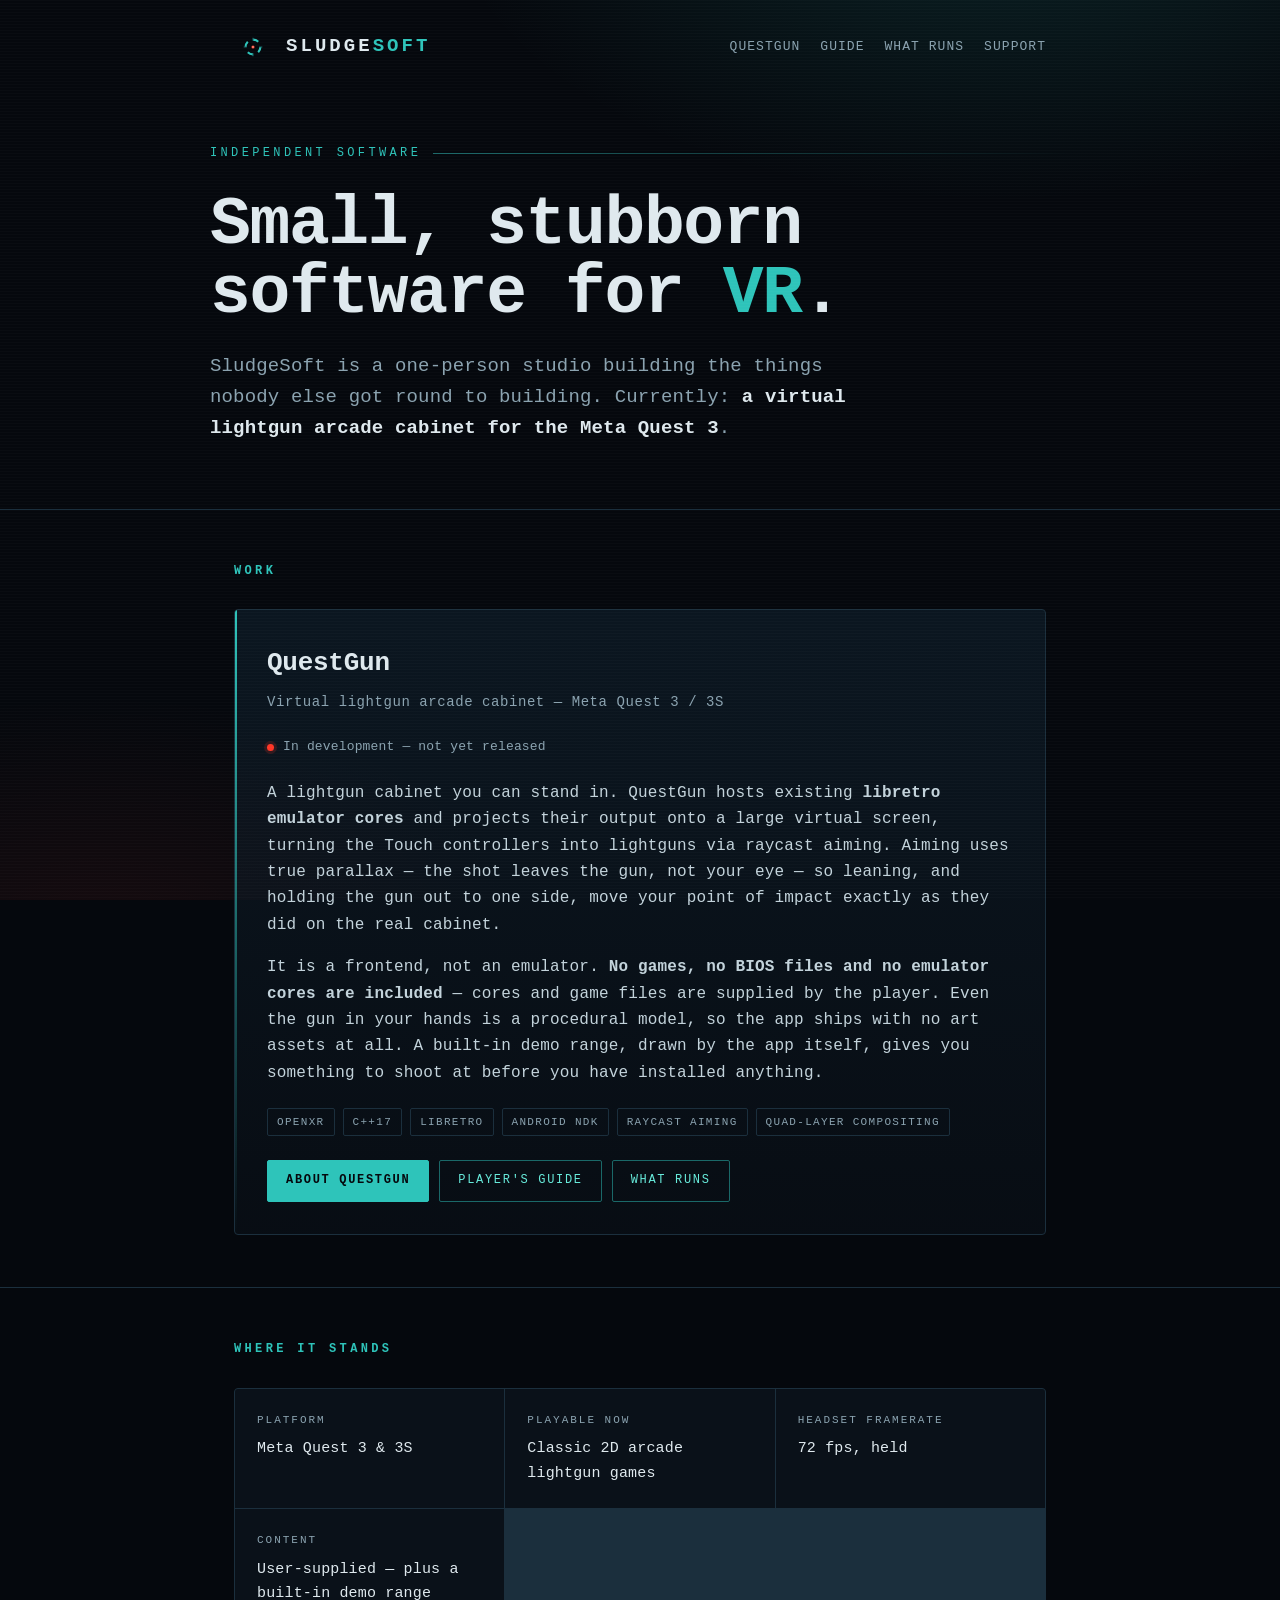
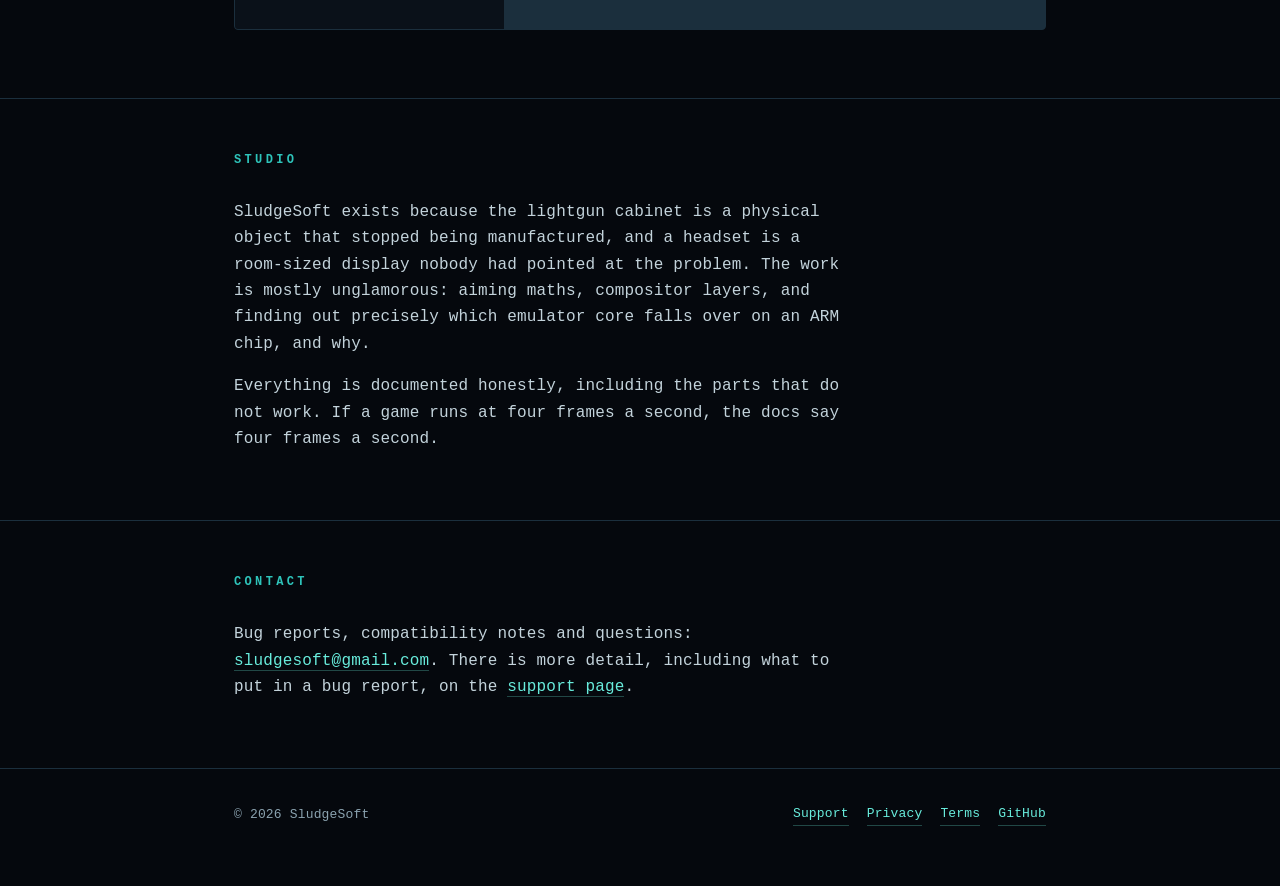
<file: index.html>
<!DOCTYPE html>
<html lang="en">
<head>
<meta charset="utf-8">
<meta name="viewport" content="width=device-width, initial-scale=1">
<title>SludgeSoft</title>
<meta name="description" content="SludgeSoft builds small, stubborn software for VR. Maker of QuestGun, a virtual lightgun arcade cabinet for Meta Quest 3.">
<meta property="og:title" content="SludgeSoft">
<meta property="og:description" content="Small, stubborn software for VR. Maker of QuestGun.">
<meta property="og:type" content="website">
<link rel="icon" href="data:image/svg+xml,%3Csvg xmlns='http://www.w3.org/2000/svg' viewBox='0 0 108 108'%3E%3Crect width='108' height='108' fill='%2305080d'/%3E%3Cg fill='none' stroke='%232ec4ba' stroke-width='6'%3E%3Cpath d='M54 33a21 21 0 0 1 14.85 6.15'/%3E%3Cpath d='M75 54a21 21 0 0 1-6.15 14.85'/%3E%3Cpath d='M54 75a21 21 0 0 1-14.85-6.15'/%3E%3Cpath d='M33 54a21 21 0 0 1 6.15-14.85'/%3E%3C/g%3E%3Ccircle cx='54' cy='54' r='4.5' fill='%23ff3626'/%3E%3C/svg%3E">
<link rel="stylesheet" href="style.css">
</head>
<body>

<a class="skip" href="#main">Skip to content</a>

<header>
  <div class="wrap bar">
    <svg class="mark" viewBox="0 0 108 108" aria-hidden="true">
      <g fill="none" stroke="#2ec4ba" stroke-width="6">
        <path d="M54 33a21 21 0 0 1 14.85 6.15"/>
        <path d="M75 54a21 21 0 0 1-6.15 14.85"/>
        <path d="M54 75a21 21 0 0 1-14.85-6.15"/>
        <path d="M33 54a21 21 0 0 1 6.15-14.85"/>
      </g>
      <g stroke="#1a6868" stroke-width="3">
        <path d="M54 27.5v9M54 71.5v9M27.5 54h9M71.5 54h9"/>
      </g>
      <circle cx="54" cy="54" r="4.5" fill="#ff3626"/>
      <circle cx="54" cy="54" r="1.8" fill="#ffe2d6"/>
    </svg>
    <div class="wordmark"><a href="index.html">Sludge<span>Soft</span></a></div>
    <nav>
      <a href="questgun.html">QuestGun</a>
      <a href="guide.html">Guide</a>
      <a href="compatibility.html">What runs</a>
      <a href="support.html">Support</a>
    </nav>
  </div>
</header>

<main id="main">
  <div class="wrap hero">
    <div class="kicker">Independent software</div>
    <h1>Small, stubborn<br>software for <em>VR</em>.</h1>
    <p class="lede">SludgeSoft is a one-person studio building the things nobody
    else got round to building. Currently: <strong>a virtual lightgun arcade
    cabinet for the Meta Quest 3</strong>.</p>
  </div>

  <section id="work">
    <div class="wrap">
      <h2>Work</h2>
      <article class="card">
        <h3>QuestGun</h3>
        <p class="sub">Virtual lightgun arcade cabinet &mdash; Meta Quest 3 / 3S</p>

        <div class="status"><span class="dot"></span> In development &mdash; not yet released</div>

        <p>A lightgun cabinet you can stand in. QuestGun hosts existing
        <strong>libretro emulator cores</strong> and projects their output onto a
        large virtual screen, turning the Touch controllers into lightguns via
        raycast aiming. Aiming uses true parallax &mdash; the shot leaves the gun,
        not your eye &mdash; so leaning, and holding the gun out to one side, move
        your point of impact exactly as they did on the real cabinet.</p>

        <p>It is a frontend, not an emulator. <strong>No games, no BIOS files and
        no emulator cores are included</strong> &mdash; cores and game files are
        supplied by the player. Even the gun in your hands is a procedural model,
        so the app ships with no art assets at all. A built-in demo range, drawn
        by the app itself, gives you something to shoot at before you have
        installed anything.</p>

        <ul class="tags">
          <li>OpenXR</li>
          <li>C++17</li>
          <li>libretro</li>
          <li>Android NDK</li>
          <li>Raycast aiming</li>
          <li>Quad-layer compositing</li>
        </ul>

        <div class="links">
          <a class="btn primary" href="questgun.html">About QuestGun</a>
          <a class="btn" href="guide.html">Player's guide</a>
          <a class="btn" href="compatibility.html">What runs</a>
        </div>
      </article>
    </div>
  </section>

  <section>
    <div class="wrap">
      <h2>Where it stands</h2>
      <dl class="facts">
        <div class="fact"><dt>Platform</dt><dd>Meta Quest 3 &amp; 3S</dd></div>
        <div class="fact"><dt>Playable now</dt><dd>Classic 2D arcade lightgun games</dd></div>
        <div class="fact"><dt>Headset framerate</dt><dd>72 fps, held</dd></div>
        <div class="fact"><dt>Content</dt><dd>User-supplied &mdash; plus a built-in demo range</dd></div>
      </dl>
    </div>
  </section>

  <section id="studio">
    <div class="wrap prose">
      <h2>Studio</h2>
      <p>SludgeSoft exists because the lightgun cabinet is a physical object that
      stopped being manufactured, and a headset is a room-sized display nobody
      had pointed at the problem. The work is mostly unglamorous: aiming maths,
      compositor layers, and finding out precisely which emulator core falls over
      on an ARM chip, and why.</p>
      <p>Everything is documented honestly, including the parts that do not work.
      If a game runs at four frames a second, the docs say four frames a second.</p>
    </div>
  </section>

  <section id="contact">
    <div class="wrap prose">
      <h2>Contact</h2>
      <p>Bug reports, compatibility notes and questions:
      <a href="mailto:sludgesoft@gmail.com">sludgesoft@gmail.com</a>. There is more
      detail, including what to put in a bug report, on the
      <a href="support.html">support page</a>.</p>
    </div>
  </section>
</main>

<footer>
  <div class="wrap footrow">
    <span>&copy; <span id="yr">2026</span> SludgeSoft</span>
    <span class="sep"></span>
    <a href="support.html">Support</a>
    <a href="privacy.html">Privacy</a>
    <a href="terms.html">Terms</a>
    <a href="https://github.com/sludgesoft-a11y">GitHub</a>
  </div>
</footer>

<script>document.getElementById('yr').textContent = new Date().getFullYear();</script>
</body>
</html>
</file>
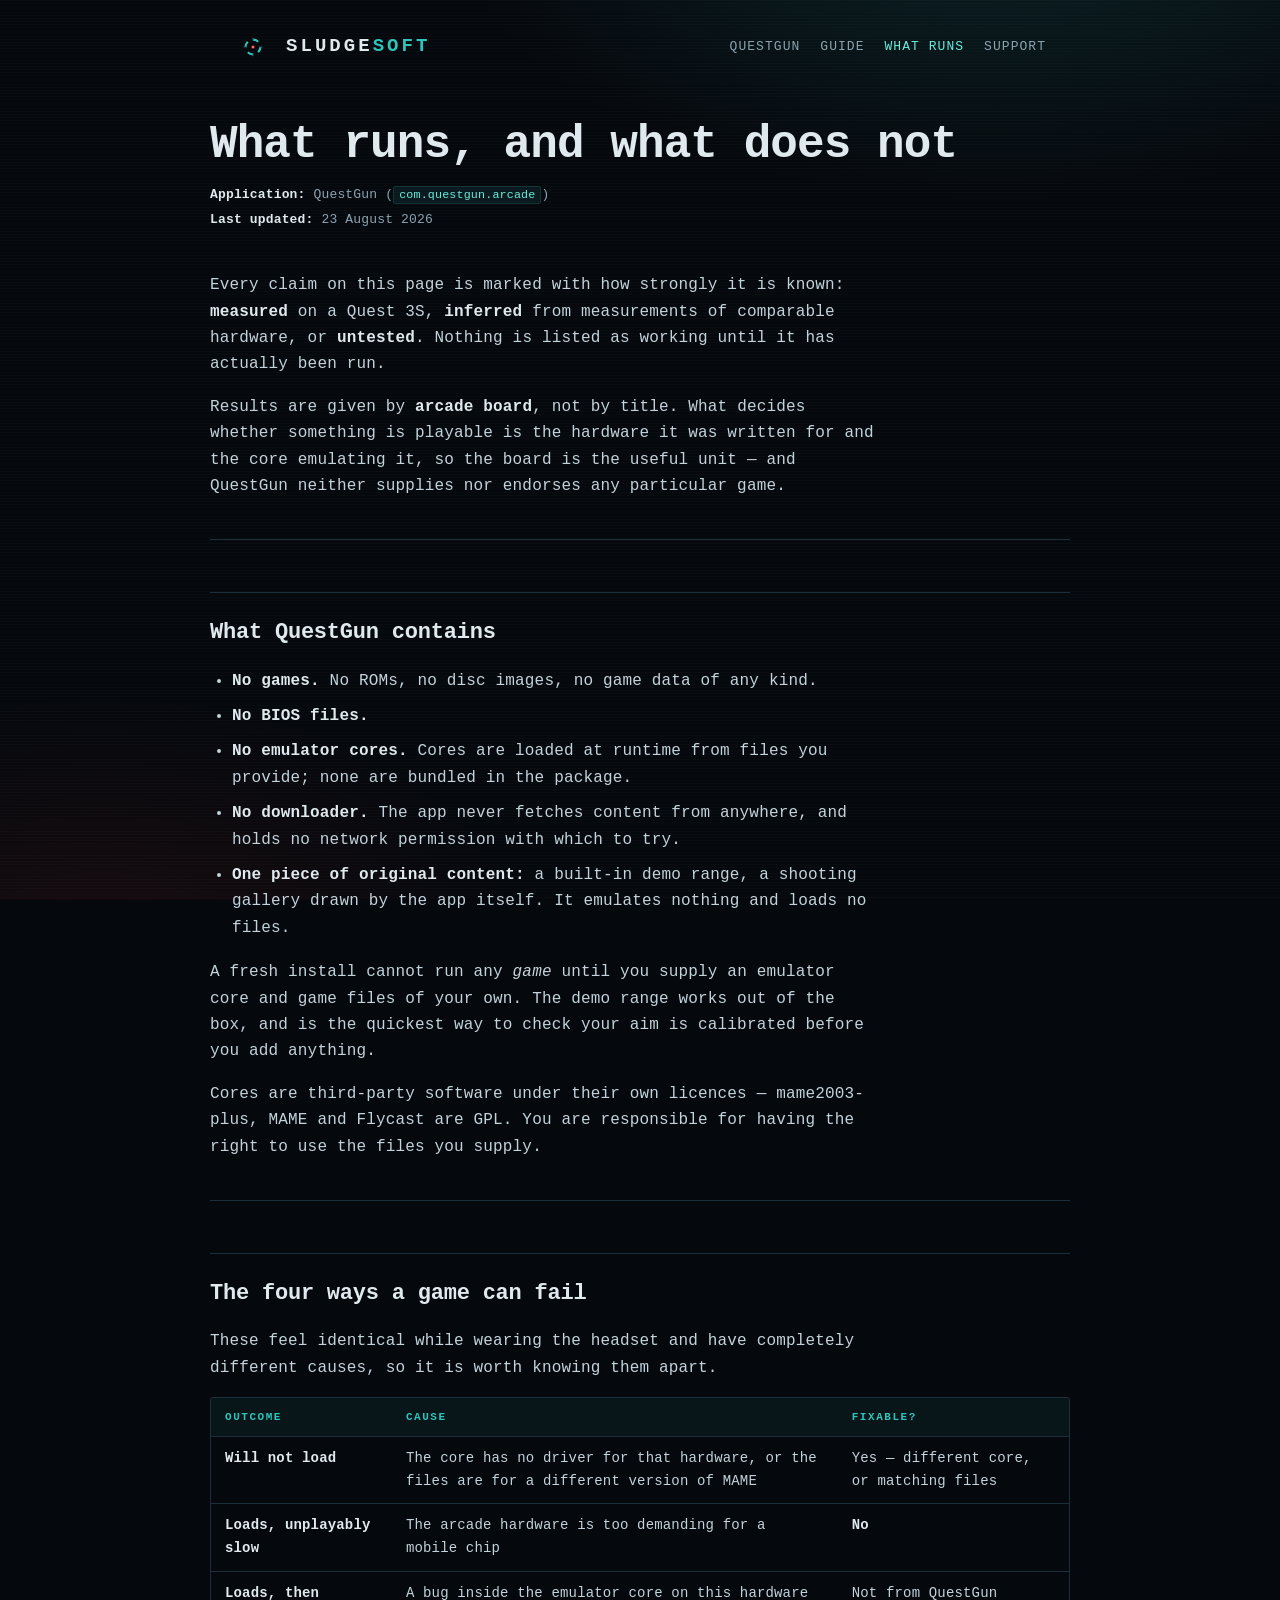
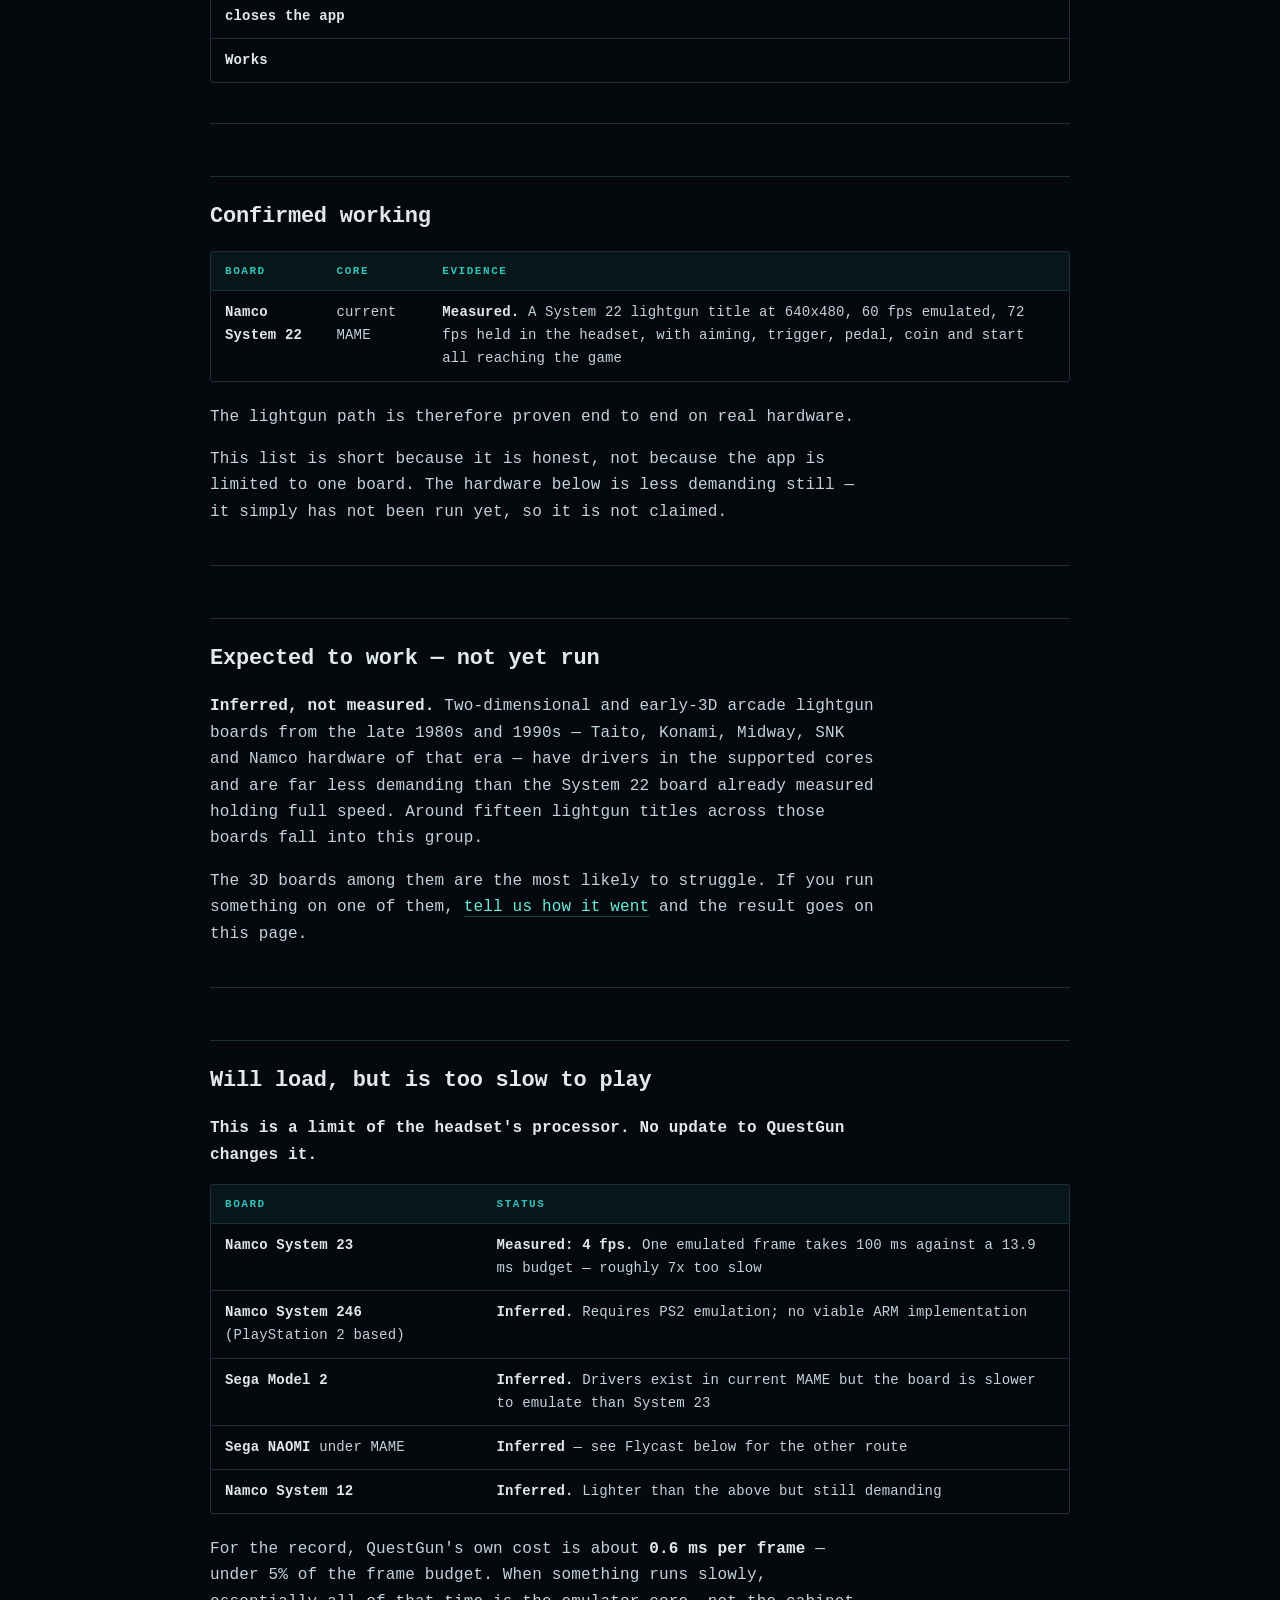
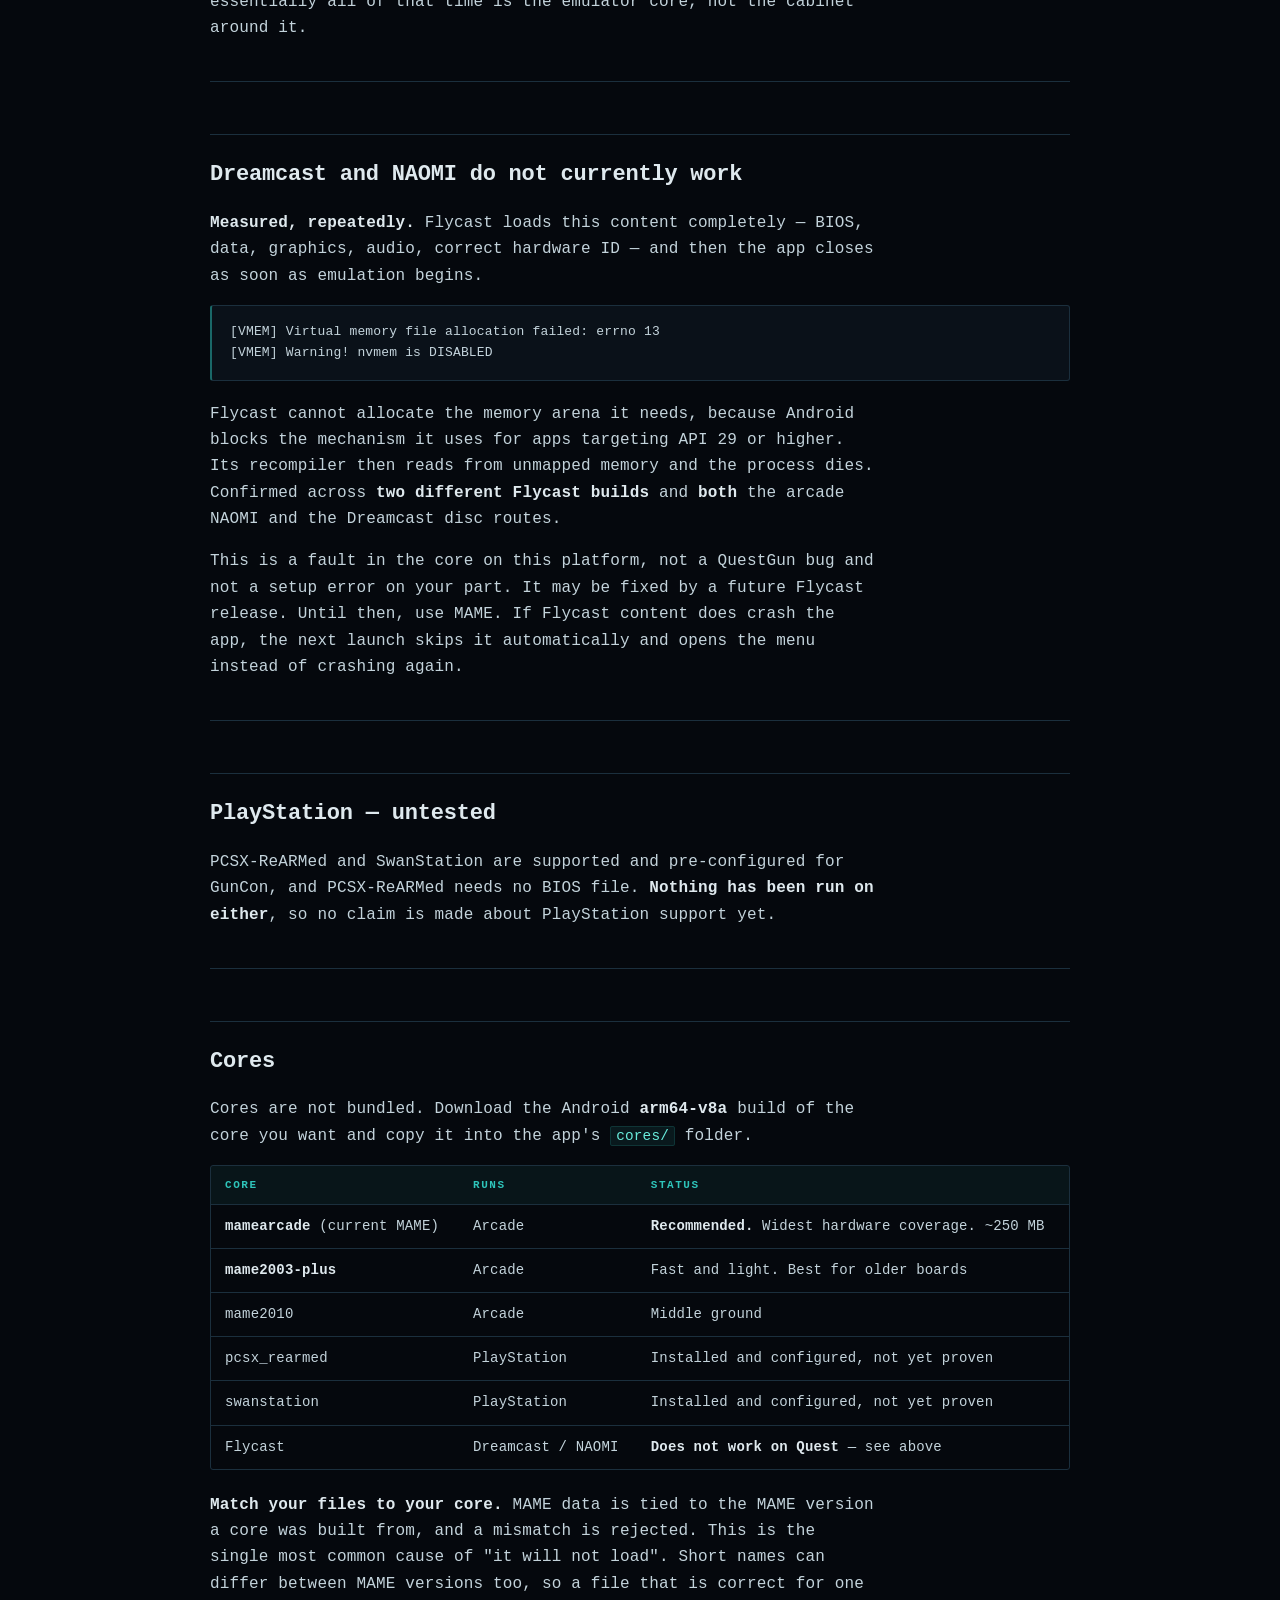
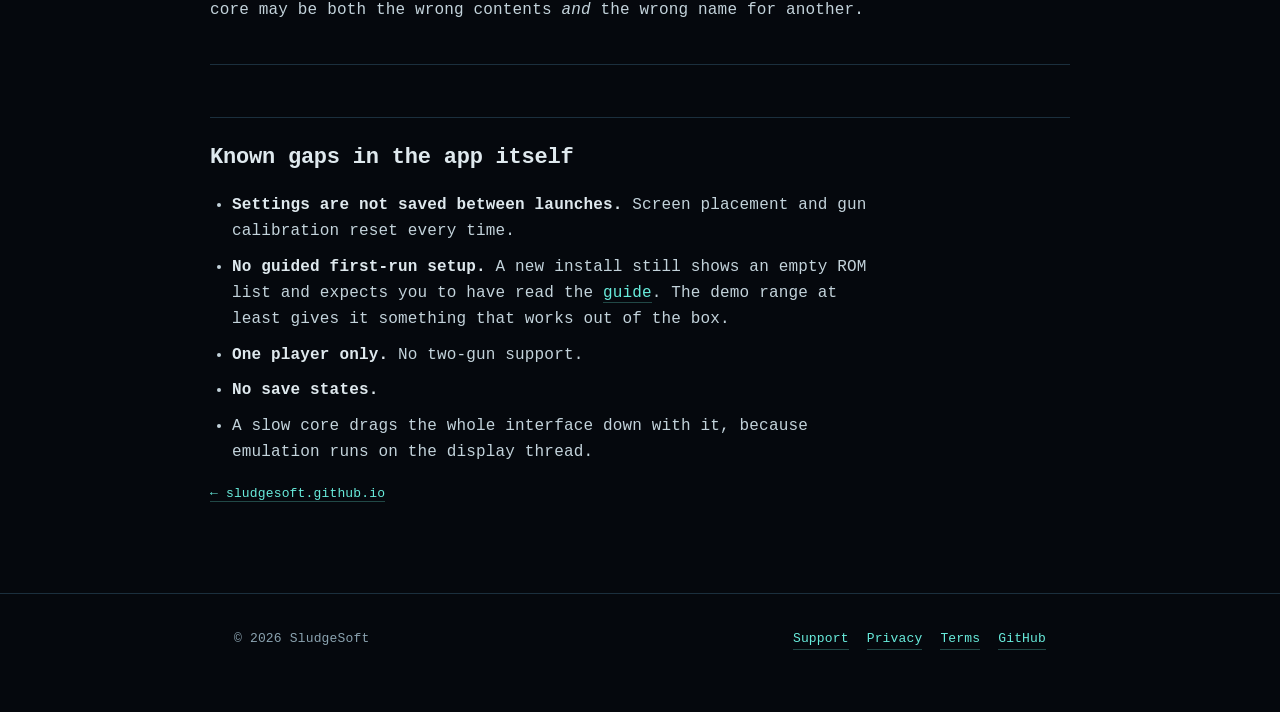
<file: compatibility.html>
<!DOCTYPE html>
<html lang="en">
<head>
<meta charset="utf-8">
<meta name="viewport" content="width=device-width, initial-scale=1">
<title>What runs on QuestGun — compatibility</title>
<meta name="description" content="Measured and inferred compatibility for QuestGun on Meta Quest 3 and 3S, by arcade board: which hardware runs, which is too slow, and why Dreamcast and NAOMI do not work.">
<meta property="og:title" content="What runs on QuestGun — compatibility">
<meta property="og:description" content="Measured and inferred compatibility for QuestGun on Meta Quest 3 and 3S, by arcade board: which hardware runs, which is too slow, and why Dreamcast and NAOMI do not work.">
<meta property="og:type" content="article">
<link rel="icon" href="data:image/svg+xml,%3Csvg xmlns='http://www.w3.org/2000/svg' viewBox='0 0 108 108'%3E%3Crect width='108' height='108' fill='%2305080d'/%3E%3Cg fill='none' stroke='%232ec4ba' stroke-width='6'%3E%3Cpath d='M54 33a21 21 0 0 1 14.85 6.15'/%3E%3Cpath d='M75 54a21 21 0 0 1-6.15 14.85'/%3E%3Cpath d='M54 75a21 21 0 0 1-14.85-6.15'/%3E%3Cpath d='M33 54a21 21 0 0 1 6.15-14.85'/%3E%3C/g%3E%3Ccircle cx='54' cy='54' r='4.5' fill='%23ff3626'/%3E%3C/svg%3E">
<link rel="stylesheet" href="style.css">
</head>
<body>

<a class="skip" href="#main">Skip to content</a>

<header>
  <div class="wrap bar">
    <svg class="mark" viewBox="0 0 108 108" aria-hidden="true">
      <g fill="none" stroke="#2ec4ba" stroke-width="6">
        <path d="M54 33a21 21 0 0 1 14.85 6.15"/>
        <path d="M75 54a21 21 0 0 1-6.15 14.85"/>
        <path d="M54 75a21 21 0 0 1-14.85-6.15"/>
        <path d="M33 54a21 21 0 0 1 6.15-14.85"/>
      </g>
      <g stroke="#1a6868" stroke-width="3">
        <path d="M54 27.5v9M54 71.5v9M27.5 54h9M71.5 54h9"/>
      </g>
      <circle cx="54" cy="54" r="4.5" fill="#ff3626"/>
      <circle cx="54" cy="54" r="1.8" fill="#ffe2d6"/>
    </svg>
    <div class="wordmark"><a href="index.html">Sludge<span>Soft</span></a></div>
    <nav>
      <a href="questgun.html">QuestGun</a>
      <a href="guide.html">Guide</a>
      <a href="compatibility.html" aria-current="page">What runs</a>
      <a href="support.html">Support</a>
    </nav>
  </div>
</header>

<main id="main" class="wrap doc">
<h1 id="what-runs-and-what-does-not">What runs, and what does not</h1>
<p class="meta"><strong>Application:</strong> QuestGun (<code>com.questgun.arcade</code>)<br>
<strong>Last updated:</strong> 23 August 2026</p>
<p>Every claim on this page is marked with how strongly it is known: <strong>measured</strong> on a Quest 3S, <strong>inferred</strong> from measurements of comparable hardware, or <strong>untested</strong>. Nothing is listed as working until it has actually been run.</p>
<p>Results are given by <strong>arcade board</strong>, not by title. What decides whether something is playable is the hardware it was written for and the core emulating it, so the board is the useful unit — and QuestGun neither supplies nor endorses any particular game.</p>
<hr>
<h2 id="what-questgun-contains">What QuestGun contains</h2>
<ul>
  <li><strong>No games.</strong> No ROMs, no disc images, no game data of any kind.</li>
  <li><strong>No BIOS files.</strong></li>
  <li><strong>No emulator cores.</strong> Cores are loaded at runtime from files you provide; none are bundled in the package.</li>
  <li><strong>No downloader.</strong> The app never fetches content from anywhere, and holds no network permission with which to try.</li>
  <li><strong>One piece of original content:</strong> a built-in demo range, a shooting gallery drawn by the app itself. It emulates nothing and loads no files.</li>
</ul>
<p>A fresh install cannot run any <em>game</em> until you supply an emulator core and game files of your own. The demo range works out of the box, and is the quickest way to check your aim is calibrated before you add anything.</p>
<p>Cores are third-party software under their own licences — mame2003-plus, MAME and Flycast are GPL. You are responsible for having the right to use the files you supply.</p>
<hr>
<h2 id="the-four-ways-a-game-can-fail">The four ways a game can fail</h2>
<p>These feel identical while wearing the headset and have completely different causes, so it is worth knowing them apart.</p>
<div class="tablewrap">
<table>
<thead><tr>
<th>Outcome</th>
<th>Cause</th>
<th>Fixable?</th>
</tr></thead>
<tbody>
<tr><td><strong>Will not load</strong></td><td>The core has no driver for that hardware, or the files are for a different version of MAME</td><td>Yes — different core, or matching files</td></tr>
<tr><td><strong>Loads, unplayably slow</strong></td><td>The arcade hardware is too demanding for a mobile chip</td><td><strong>No</strong></td></tr>
<tr><td><strong>Loads, then closes the app</strong></td><td>A bug inside the emulator core on this hardware</td><td>Not from QuestGun</td></tr>
<tr><td><strong>Works</strong></td><td></td><td></td></tr>
</tbody>
</table>
</div>
<hr>
<h2 id="confirmed-working">Confirmed working</h2>
<div class="tablewrap">
<table>
<thead><tr>
<th>Board</th>
<th>Core</th>
<th>Evidence</th>
</tr></thead>
<tbody>
<tr><td><strong>Namco System 22</strong></td><td>current MAME</td><td><strong>Measured.</strong> A System 22 lightgun title at 640x480, 60 fps emulated, 72 fps held in the headset, with aiming, trigger, pedal, coin and start all reaching the game</td></tr>
</tbody>
</table>
</div>
<p>The lightgun path is therefore proven end to end on real hardware.</p>
<p>This list is short because it is honest, not because the app is limited to one board. The hardware below is less demanding still — it simply has not been run yet, so it is not claimed.</p>
<hr>
<h2 id="expected-to-work-not-yet-run">Expected to work — not yet run</h2>
<p><strong>Inferred, not measured.</strong> Two-dimensional and early-3D arcade lightgun boards from the late 1980s and 1990s — Taito, Konami, Midway, SNK and Namco hardware of that era — have drivers in the supported cores and are far less demanding than the System 22 board already measured holding full speed. Around fifteen lightgun titles across those boards fall into this group.</p>
<p>The 3D boards among them are the most likely to struggle. If you run something on one of them, <a href="support.html">tell us how it went</a> and the result goes on this page.</p>
<hr>
<h2 id="will-load-but-is-too-slow-to-play">Will load, but is too slow to play</h2>
<p><strong>This is a limit of the headset's processor. No update to QuestGun changes it.</strong></p>
<div class="tablewrap">
<table>
<thead><tr>
<th>Board</th>
<th>Status</th>
</tr></thead>
<tbody>
<tr><td><strong>Namco System 23</strong></td><td><strong>Measured: 4 fps.</strong> One emulated frame takes 100 ms against a 13.9 ms budget — roughly 7x too slow</td></tr>
<tr><td><strong>Namco System 246</strong> (PlayStation 2 based)</td><td><strong>Inferred.</strong> Requires PS2 emulation; no viable ARM implementation</td></tr>
<tr><td><strong>Sega Model 2</strong></td><td><strong>Inferred.</strong> Drivers exist in current MAME but the board is slower to emulate than System 23</td></tr>
<tr><td><strong>Sega NAOMI</strong> under MAME</td><td><strong>Inferred</strong> — see Flycast below for the other route</td></tr>
<tr><td><strong>Namco System 12</strong></td><td><strong>Inferred.</strong> Lighter than the above but still demanding</td></tr>
</tbody>
</table>
</div>
<p>For the record, QuestGun's own cost is about <strong>0.6 ms per frame</strong> — under 5% of the frame budget. When something runs slowly, essentially all of that time is the emulator core, not the cabinet around it.</p>
<hr>
<h2 id="dreamcast-and-naomi-do-not-currently-work">Dreamcast and NAOMI do not currently work</h2>
<p><strong>Measured, repeatedly.</strong> Flycast loads this content completely — BIOS, data, graphics, audio, correct hardware ID — and then the app closes as soon as emulation begins.</p>
<pre><code>[VMEM] Virtual memory file allocation failed: errno 13
[VMEM] Warning! nvmem is DISABLED</code></pre>
<p>Flycast cannot allocate the memory arena it needs, because Android blocks the mechanism it uses for apps targeting API 29 or higher. Its recompiler then reads from unmapped memory and the process dies. Confirmed across <strong>two different Flycast builds</strong> and <strong>both</strong> the arcade NAOMI and the Dreamcast disc routes.</p>
<p>This is a fault in the core on this platform, not a QuestGun bug and not a setup error on your part. It may be fixed by a future Flycast release. Until then, use MAME. If Flycast content does crash the app, the next launch skips it automatically and opens the menu instead of crashing again.</p>
<hr>
<h2 id="playstation-untested">PlayStation — untested</h2>
<p>PCSX-ReARMed and SwanStation are supported and pre-configured for GunCon, and PCSX-ReARMed needs no BIOS file. <strong>Nothing has been run on either</strong>, so no claim is made about PlayStation support yet.</p>
<hr>
<h2 id="cores">Cores</h2>
<p>Cores are not bundled. Download the Android <strong>arm64-v8a</strong> build of the core you want and copy it into the app's <code>cores/</code> folder.</p>
<div class="tablewrap">
<table>
<thead><tr>
<th>Core</th>
<th>Runs</th>
<th>Status</th>
</tr></thead>
<tbody>
<tr><td><strong>mamearcade</strong> (current MAME)</td><td>Arcade</td><td><strong>Recommended.</strong> Widest hardware coverage. ~250 MB</td></tr>
<tr><td><strong>mame2003-plus</strong></td><td>Arcade</td><td>Fast and light. Best for older boards</td></tr>
<tr><td>mame2010</td><td>Arcade</td><td>Middle ground</td></tr>
<tr><td>pcsx_rearmed</td><td>PlayStation</td><td>Installed and configured, not yet proven</td></tr>
<tr><td>swanstation</td><td>PlayStation</td><td>Installed and configured, not yet proven</td></tr>
<tr><td>Flycast</td><td>Dreamcast / NAOMI</td><td><strong>Does not work on Quest</strong> — see above</td></tr>
</tbody>
</table>
</div>
<p><strong>Match your files to your core.</strong> MAME data is tied to the MAME version a core was built from, and a mismatch is rejected. This is the single most common cause of "it will not load". Short names can differ between MAME versions too, so a file that is correct for one core may be both the wrong contents <em>and</em> the wrong name for another.</p>
<hr>
<h2 id="known-gaps-in-the-app-itself">Known gaps in the app itself</h2>
<ul>
  <li><strong>Settings are not saved between launches.</strong> Screen placement and gun calibration reset every time.</li>
  <li><strong>No guided first-run setup.</strong> A new install still shows an empty ROM list and expects you to have read the <a href="guide.html">guide</a>. The demo range at least gives it something that works out of the box.</li>
  <li><strong>One player only.</strong> No two-gun support.</li>
  <li><strong>No save states.</strong></li>
  <li>A slow core drags the whole interface down with it, because emulation runs on the display thread.</li>
</ul>
<p class="backlink"><a href="index.html">&larr; sludgesoft.github.io</a></p>
</main>

<footer>
  <div class="wrap footrow">
    <span>&copy; <span id="yr">2026</span> SludgeSoft</span>
    <span class="sep"></span>
    <a href="support.html">Support</a>
    <a href="privacy.html">Privacy</a>
    <a href="terms.html">Terms</a>
    <a href="https://github.com/sludgesoft-a11y">GitHub</a>
  </div>
</footer>

<script>document.getElementById('yr').textContent = new Date().getFullYear();</script>
</body>
</html>
</file>
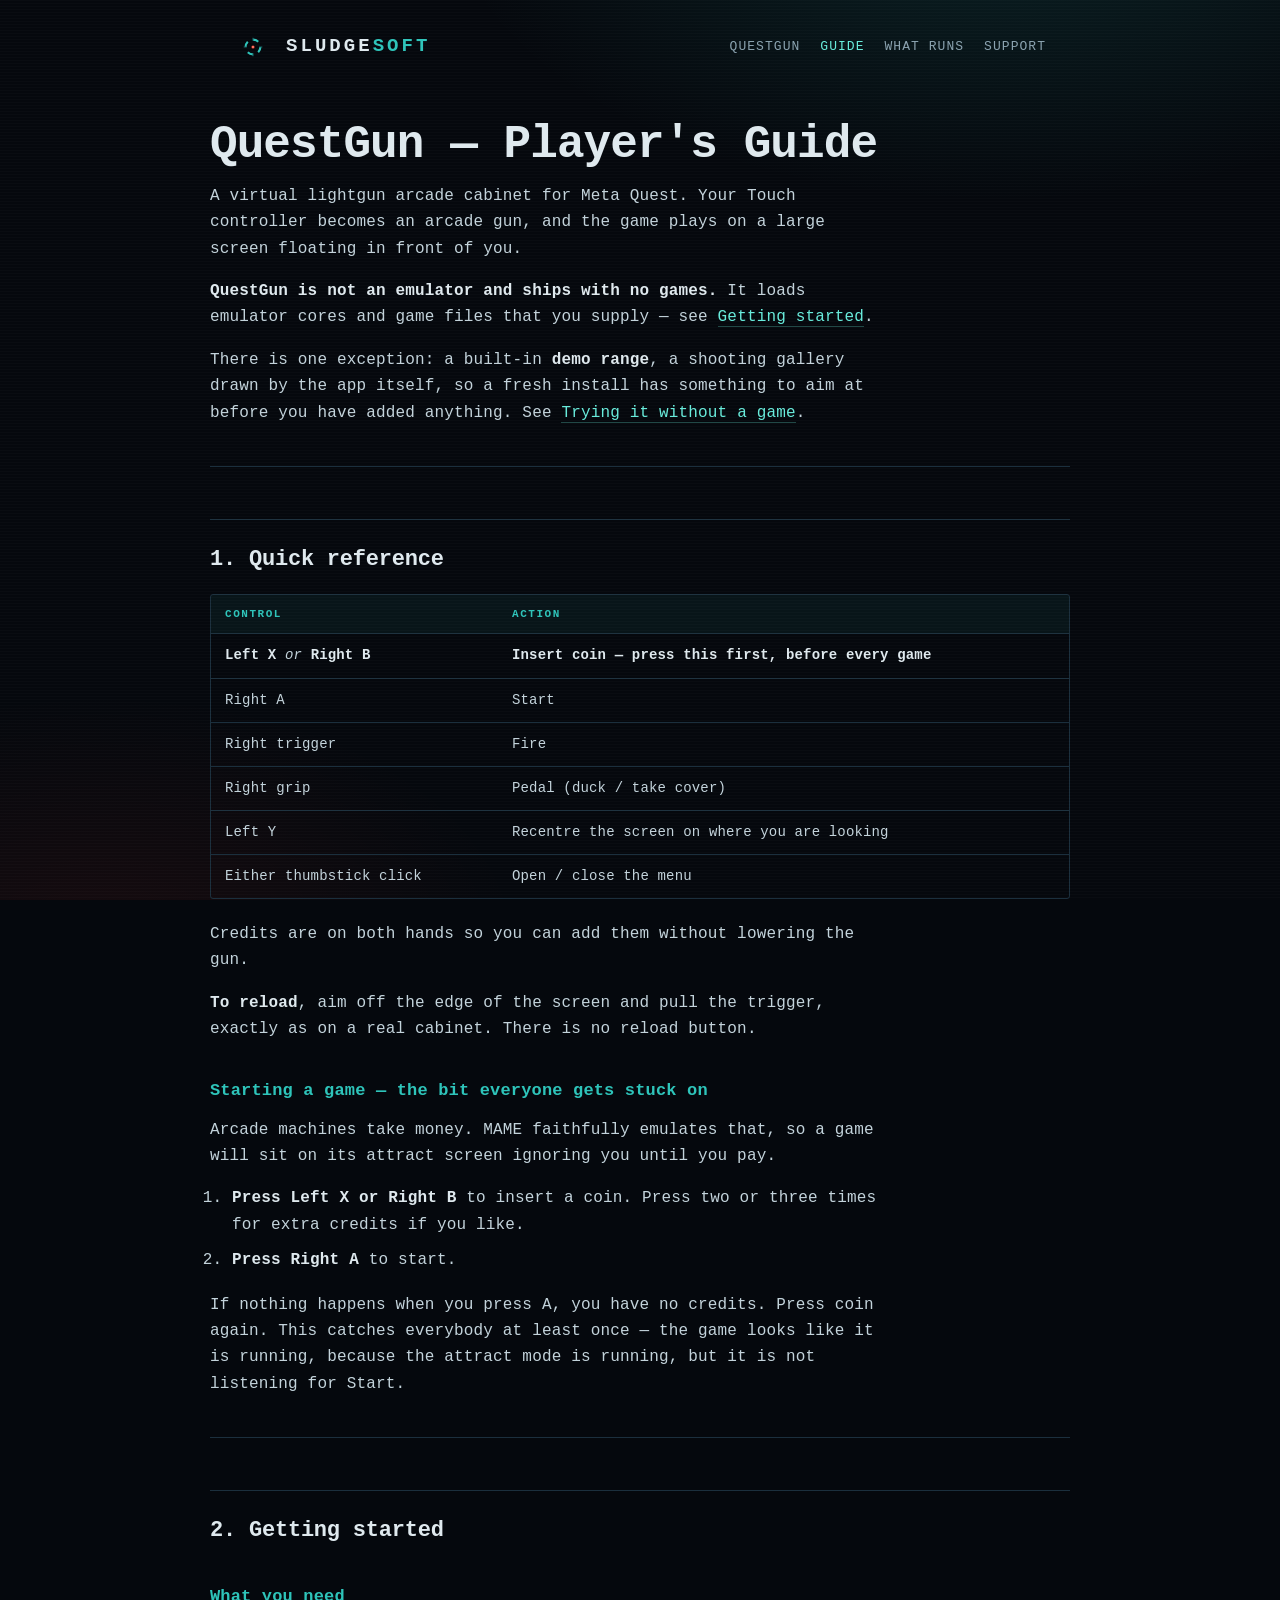
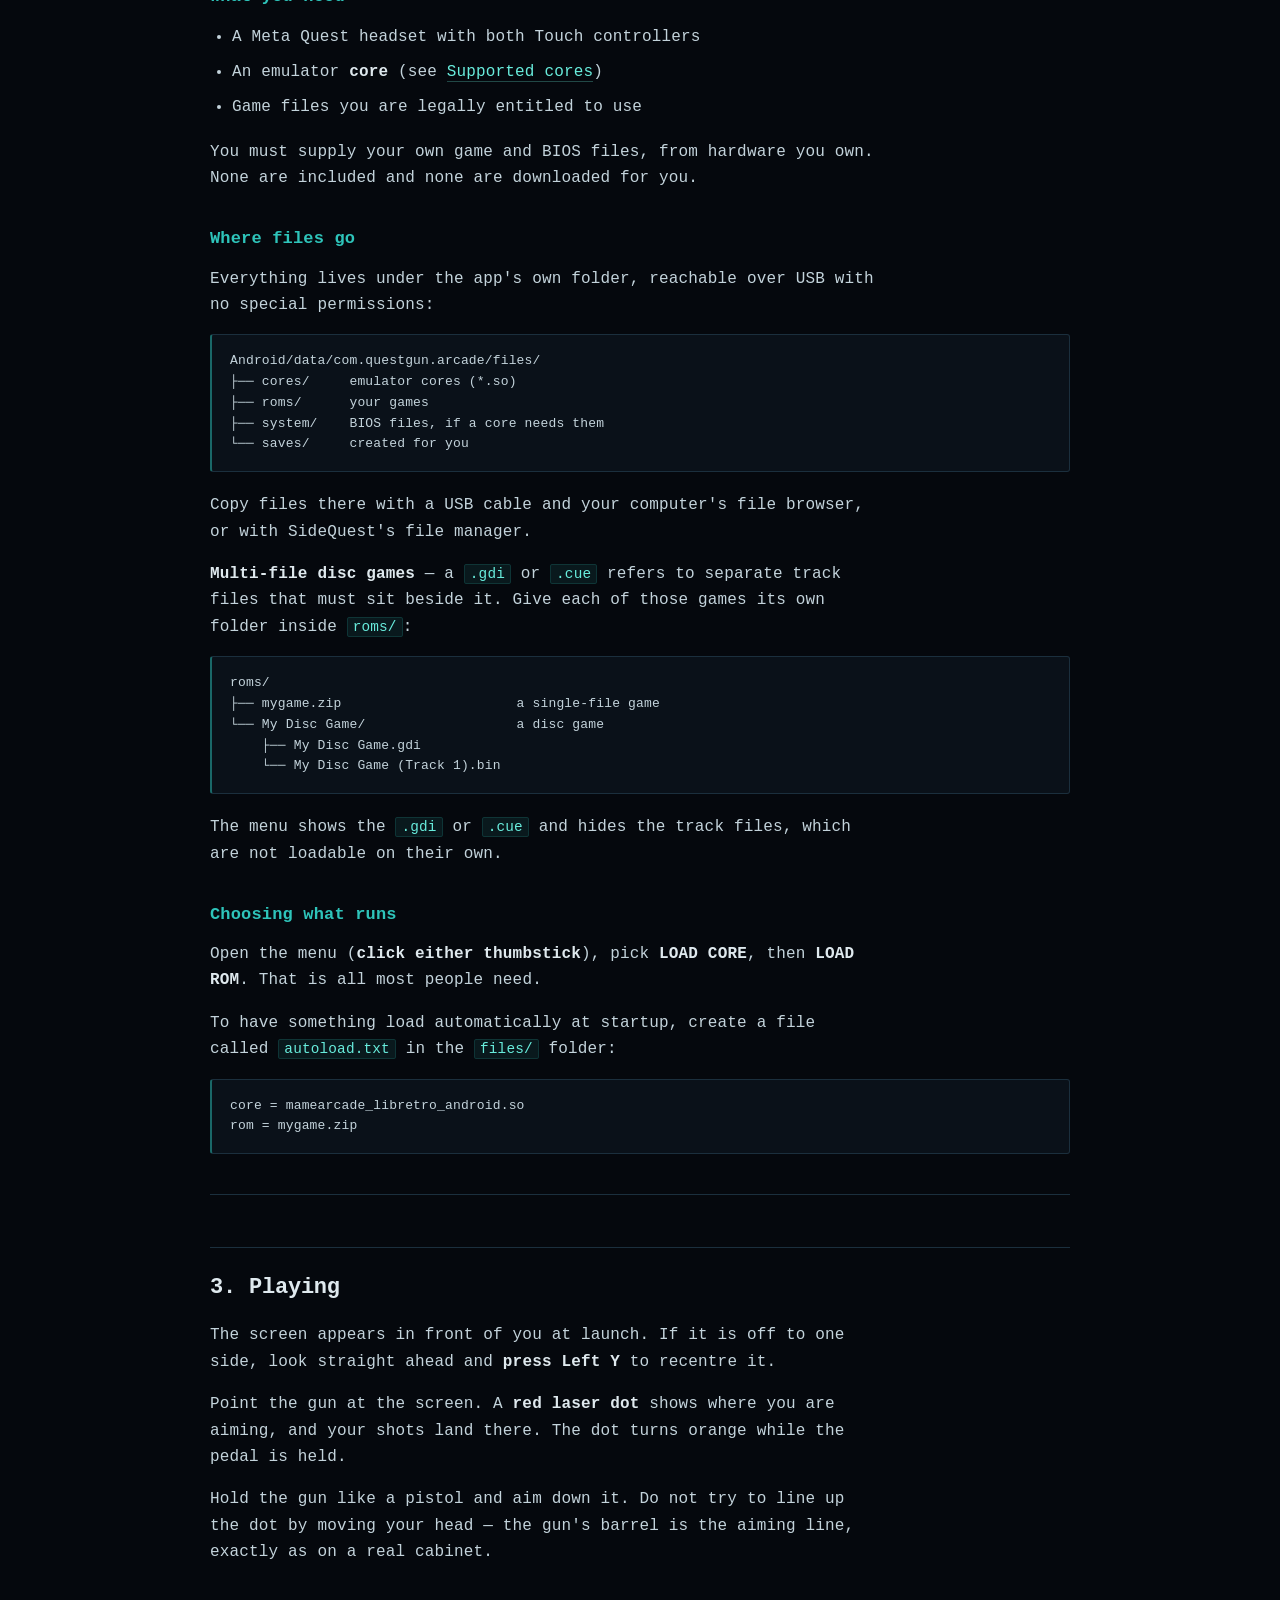
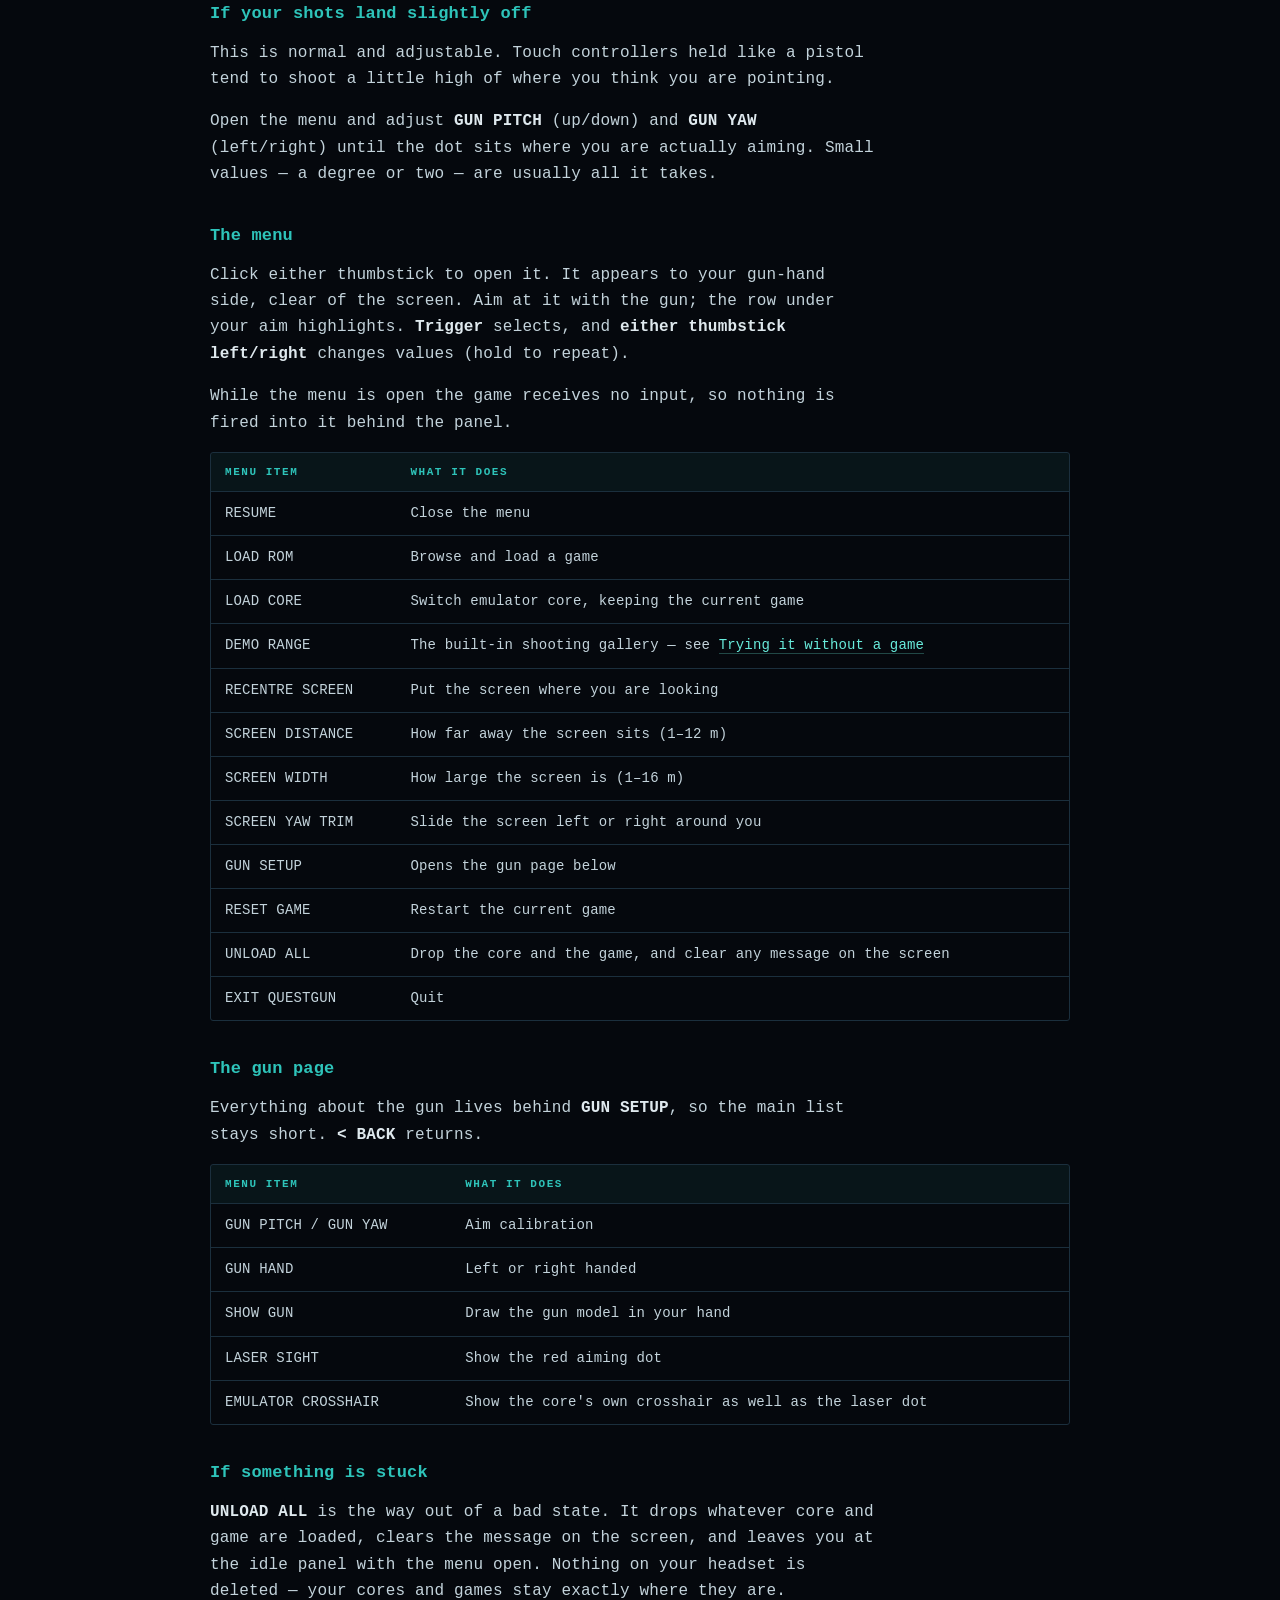
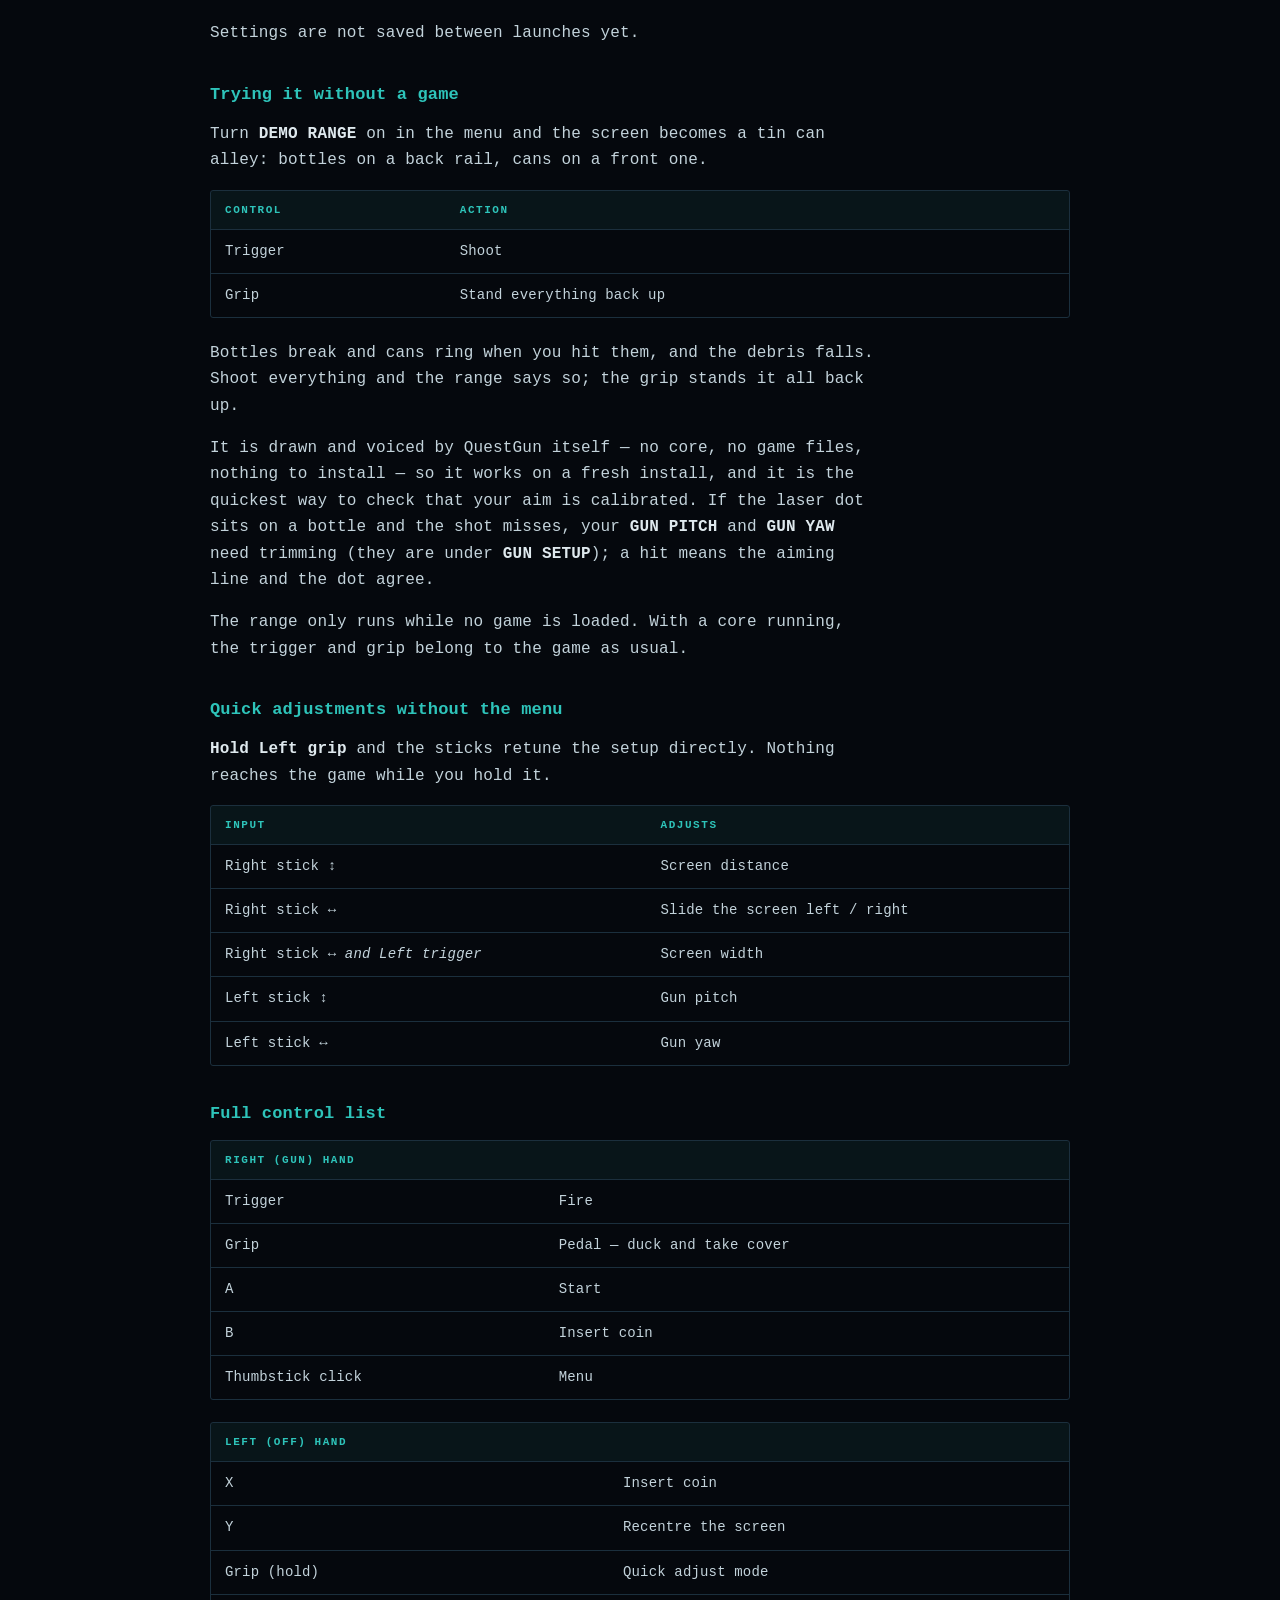
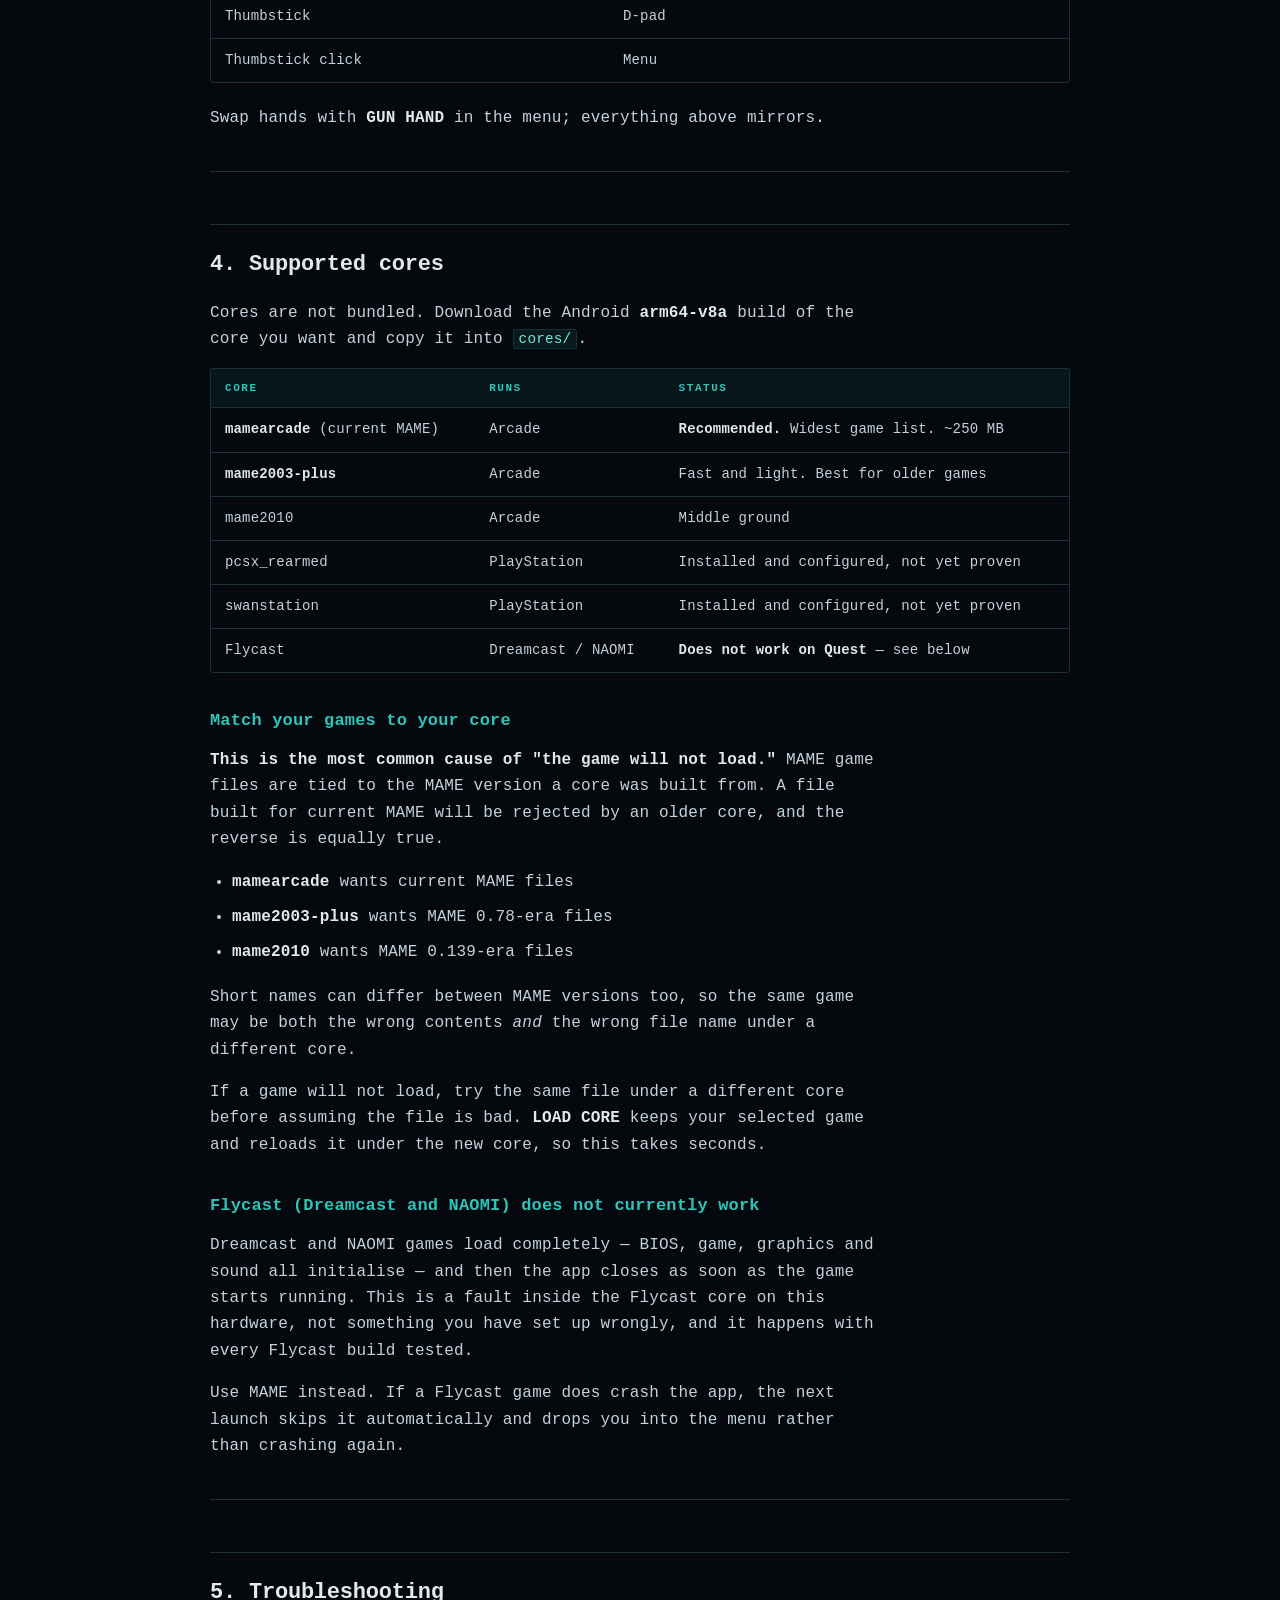
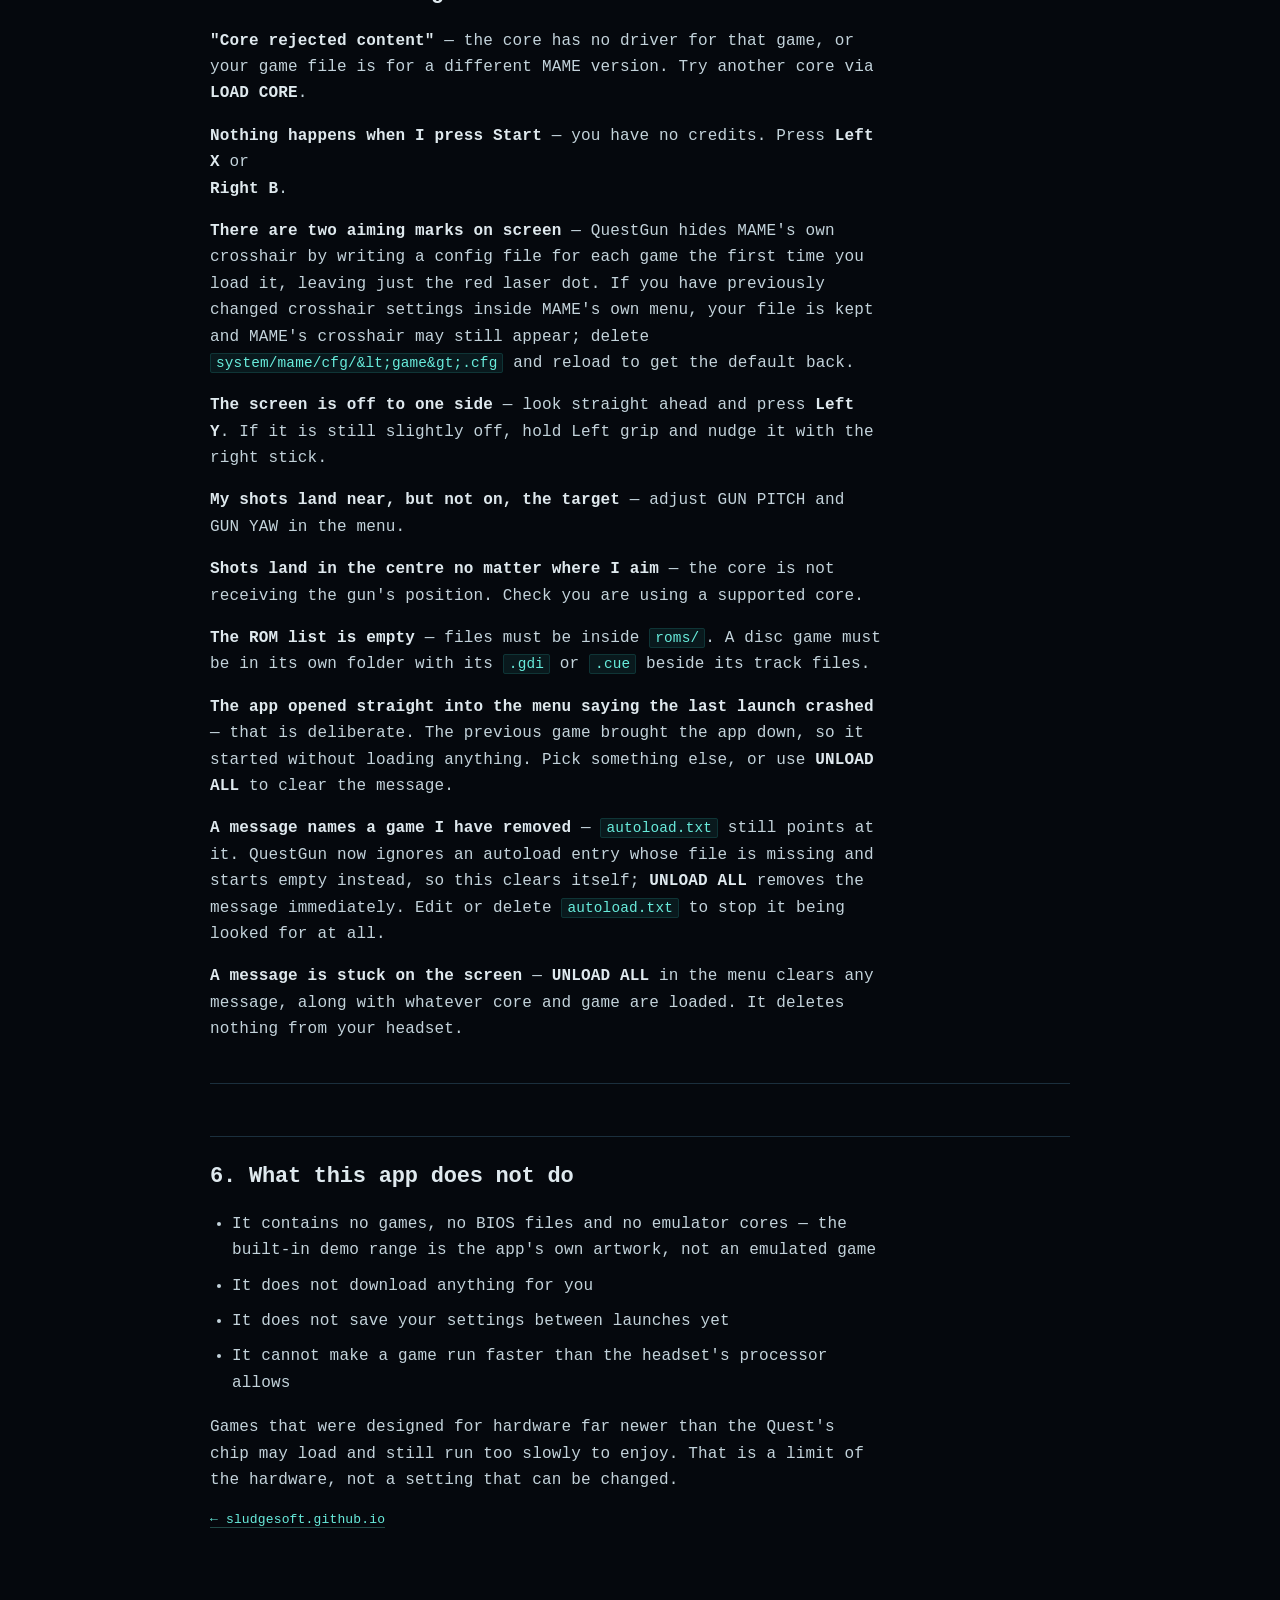
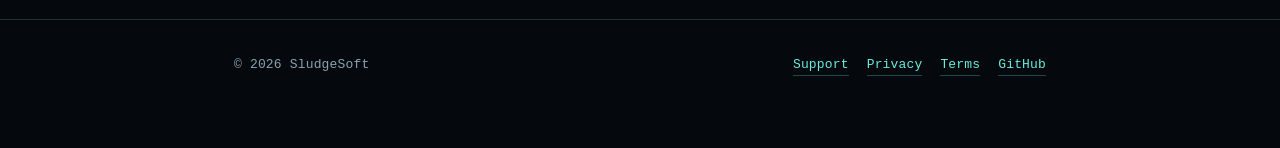
<file: guide.html>
<!DOCTYPE html>
<html lang="en">
<head>
<meta charset="utf-8">
<meta name="viewport" content="width=device-width, initial-scale=1">
<title>QuestGun — Player&#x27;s Guide</title>
<meta name="description" content="How to set up and play QuestGun: the built-in demo range, adding emulator cores and games, controls, aiming calibration, the in-VR menu, and troubleshooting.">
<meta property="og:title" content="QuestGun — Player&#x27;s Guide">
<meta property="og:description" content="How to set up and play QuestGun: the built-in demo range, adding emulator cores and games, controls, aiming calibration, the in-VR menu, and troubleshooting.">
<meta property="og:type" content="article">
<link rel="icon" href="data:image/svg+xml,%3Csvg xmlns='http://www.w3.org/2000/svg' viewBox='0 0 108 108'%3E%3Crect width='108' height='108' fill='%2305080d'/%3E%3Cg fill='none' stroke='%232ec4ba' stroke-width='6'%3E%3Cpath d='M54 33a21 21 0 0 1 14.85 6.15'/%3E%3Cpath d='M75 54a21 21 0 0 1-6.15 14.85'/%3E%3Cpath d='M54 75a21 21 0 0 1-14.85-6.15'/%3E%3Cpath d='M33 54a21 21 0 0 1 6.15-14.85'/%3E%3C/g%3E%3Ccircle cx='54' cy='54' r='4.5' fill='%23ff3626'/%3E%3C/svg%3E">
<link rel="stylesheet" href="style.css">
</head>
<body>

<a class="skip" href="#main">Skip to content</a>

<header>
  <div class="wrap bar">
    <svg class="mark" viewBox="0 0 108 108" aria-hidden="true">
      <g fill="none" stroke="#2ec4ba" stroke-width="6">
        <path d="M54 33a21 21 0 0 1 14.85 6.15"/>
        <path d="M75 54a21 21 0 0 1-6.15 14.85"/>
        <path d="M54 75a21 21 0 0 1-14.85-6.15"/>
        <path d="M33 54a21 21 0 0 1 6.15-14.85"/>
      </g>
      <g stroke="#1a6868" stroke-width="3">
        <path d="M54 27.5v9M54 71.5v9M27.5 54h9M71.5 54h9"/>
      </g>
      <circle cx="54" cy="54" r="4.5" fill="#ff3626"/>
      <circle cx="54" cy="54" r="1.8" fill="#ffe2d6"/>
    </svg>
    <div class="wordmark"><a href="index.html">Sludge<span>Soft</span></a></div>
    <nav>
      <a href="questgun.html">QuestGun</a>
      <a href="guide.html" aria-current="page">Guide</a>
      <a href="compatibility.html">What runs</a>
      <a href="support.html">Support</a>
    </nav>
  </div>
</header>

<main id="main" class="wrap doc">
<h1 id="questgun-players-guide">QuestGun — Player's Guide</h1>
<p>A virtual lightgun arcade cabinet for Meta Quest. Your Touch controller becomes an arcade gun, and the game plays on a large screen floating in front of you.</p>
<p><strong>QuestGun is not an emulator and ships with no games.</strong> It loads emulator cores and game files that you supply — see <a href="#2-getting-started">Getting started</a>.</p>
<p>There is one exception: a built-in <strong>demo range</strong>, a shooting gallery drawn by the app itself, so a fresh install has something to aim at before you have added anything. See <a href="#trying-it-without-a-game">Trying it without a game</a>.</p>
<hr>
<h2 id="1-quick-reference">1. Quick reference</h2>
<div class="tablewrap">
<table>
<thead><tr>
<th>Control</th>
<th>Action</th>
</tr></thead>
<tbody>
<tr><td><strong>Left X</strong> <em>or</em> <strong>Right B</strong></td><td><strong>Insert coin — press this first, before every game</strong></td></tr>
<tr><td>Right A</td><td>Start</td></tr>
<tr><td>Right trigger</td><td>Fire</td></tr>
<tr><td>Right grip</td><td>Pedal (duck / take cover)</td></tr>
<tr><td>Left Y</td><td>Recentre the screen on where you are looking</td></tr>
<tr><td>Either thumbstick click</td><td>Open / close the menu</td></tr>
</tbody>
</table>
</div>
<p>Credits are on both hands so you can add them without lowering the gun.</p>
<p><strong>To reload</strong>, aim off the edge of the screen and pull the trigger, exactly as on a real cabinet. There is no reload button.</p>
<h3 id="starting-a-game-the-bit-everyone-gets-stuck-on">Starting a game — the bit everyone gets stuck on</h3>
<p>Arcade machines take money. MAME faithfully emulates that, so a game will sit on its attract screen ignoring you until you pay.</p>
<ol>
  <li><strong>Press Left X or Right B</strong> to insert a coin. Press two or three times for extra credits if you like.</li>
  <li><strong>Press Right A</strong> to start.</li>
</ol>
<p>If nothing happens when you press A, you have no credits. Press coin again. This catches everybody at least once — the game looks like it is running, because the attract mode is running, but it is not listening for Start.</p>
<hr>
<h2 id="2-getting-started">2. Getting started</h2>
<h3 id="what-you-need">What you need</h3>
<ul>
  <li>A Meta Quest headset with both Touch controllers</li>
  <li>An emulator <strong>core</strong> (see <a href="#4-supported-cores">Supported cores</a>)</li>
  <li>Game files you are legally entitled to use</li>
</ul>
<p>You must supply your own game and BIOS files, from hardware you own. None are included and none are downloaded for you.</p>
<h3 id="where-files-go">Where files go</h3>
<p>Everything lives under the app's own folder, reachable over USB with no special permissions:</p>
<pre><code>Android/data/com.questgun.arcade/files/
├── cores/     emulator cores (*.so)
├── roms/      your games
├── system/    BIOS files, if a core needs them
└── saves/     created for you</code></pre>
<p>Copy files there with a USB cable and your computer's file browser, or with SideQuest's file manager.</p>
<p><strong>Multi-file disc games</strong> — a <code>.gdi</code> or <code>.cue</code> refers to separate track files that must sit beside it. Give each of those games its own folder inside <code>roms/</code>:</p>
<pre><code>roms/
├── mygame.zip                      a single-file game
└── My Disc Game/                   a disc game
    ├── My Disc Game.gdi
    └── My Disc Game (Track 1).bin</code></pre>
<p>The menu shows the <code>.gdi</code> or <code>.cue</code> and hides the track files, which are not loadable on their own.</p>
<h3 id="choosing-what-runs">Choosing what runs</h3>
<p>Open the menu (<strong>click either thumbstick</strong>), pick <strong>LOAD CORE</strong>, then <strong>LOAD ROM</strong>. That is all most people need.</p>
<p>To have something load automatically at startup, create a file called <code>autoload.txt</code> in the <code>files/</code> folder:</p>
<pre><code>core = mamearcade_libretro_android.so
rom = mygame.zip</code></pre>
<hr>
<h2 id="3-playing">3. Playing</h2>
<p>The screen appears in front of you at launch. If it is off to one side, look straight ahead and <strong>press Left Y</strong> to recentre it.</p>
<p>Point the gun at the screen. A <strong>red laser dot</strong> shows where you are aiming, and your shots land there. The dot turns orange while the pedal is held.</p>
<p>Hold the gun like a pistol and aim down it. Do not try to line up the dot by moving your head — the gun's barrel is the aiming line, exactly as on a real cabinet.</p>
<h3 id="if-your-shots-land-slightly-off">If your shots land slightly off</h3>
<p>This is normal and adjustable. Touch controllers held like a pistol tend to shoot a little high of where you think you are pointing.</p>
<p>Open the menu and adjust <strong>GUN PITCH</strong> (up/down) and <strong>GUN YAW</strong> (left/right) until the dot sits where you are actually aiming. Small values — a degree or two — are usually all it takes.</p>
<h3 id="the-menu">The menu</h3>
<p>Click either thumbstick to open it. It appears to your gun-hand side, clear of the screen. Aim at it with the gun; the row under your aim highlights. <strong>Trigger</strong> selects, and <strong>either thumbstick left/right</strong> changes values (hold to repeat).</p>
<p>While the menu is open the game receives no input, so nothing is fired into it behind the panel.</p>
<div class="tablewrap">
<table>
<thead><tr>
<th>Menu item</th>
<th>What it does</th>
</tr></thead>
<tbody>
<tr><td>RESUME</td><td>Close the menu</td></tr>
<tr><td>LOAD ROM</td><td>Browse and load a game</td></tr>
<tr><td>LOAD CORE</td><td>Switch emulator core, keeping the current game</td></tr>
<tr><td>DEMO RANGE</td><td>The built-in shooting gallery — see <a href="#trying-it-without-a-game">Trying it without a game</a></td></tr>
<tr><td>RECENTRE SCREEN</td><td>Put the screen where you are looking</td></tr>
<tr><td>SCREEN DISTANCE</td><td>How far away the screen sits (1–12 m)</td></tr>
<tr><td>SCREEN WIDTH</td><td>How large the screen is (1–16 m)</td></tr>
<tr><td>SCREEN YAW TRIM</td><td>Slide the screen left or right around you</td></tr>
<tr><td>GUN SETUP</td><td>Opens the gun page below</td></tr>
<tr><td>RESET GAME</td><td>Restart the current game</td></tr>
<tr><td>UNLOAD ALL</td><td>Drop the core and the game, and clear any message on the screen</td></tr>
<tr><td>EXIT QUESTGUN</td><td>Quit</td></tr>
</tbody>
</table>
</div>
<h3 id="the-gun-page">The gun page</h3>
<p>Everything about the gun lives behind <strong>GUN SETUP</strong>, so the main list stays short. <strong>&lt; BACK</strong> returns.</p>
<div class="tablewrap">
<table>
<thead><tr>
<th>Menu item</th>
<th>What it does</th>
</tr></thead>
<tbody>
<tr><td>GUN PITCH / GUN YAW</td><td>Aim calibration</td></tr>
<tr><td>GUN HAND</td><td>Left or right handed</td></tr>
<tr><td>SHOW GUN</td><td>Draw the gun model in your hand</td></tr>
<tr><td>LASER SIGHT</td><td>Show the red aiming dot</td></tr>
<tr><td>EMULATOR CROSSHAIR</td><td>Show the core's own crosshair as well as the laser dot</td></tr>
</tbody>
</table>
</div>
<h3 id="if-something-is-stuck">If something is stuck</h3>
<p><strong>UNLOAD ALL</strong> is the way out of a bad state. It drops whatever core and game are loaded, clears the message on the screen, and leaves you at the idle panel with the menu open. Nothing on your headset is deleted — your cores and games stay exactly where they are.</p>
<p>Settings are not saved between launches yet.</p>
<h3 id="trying-it-without-a-game">Trying it without a game</h3>
<p>Turn <strong>DEMO RANGE</strong> on in the menu and the screen becomes a tin can alley: bottles on a back rail, cans on a front one.</p>
<div class="tablewrap">
<table>
<thead><tr>
<th>Control</th>
<th>Action</th>
</tr></thead>
<tbody>
<tr><td>Trigger</td><td>Shoot</td></tr>
<tr><td>Grip</td><td>Stand everything back up</td></tr>
</tbody>
</table>
</div>
<p>Bottles break and cans ring when you hit them, and the debris falls. Shoot everything and the range says so; the grip stands it all back up.</p>
<p>It is drawn and voiced by QuestGun itself — no core, no game files, nothing to install — so it works on a fresh install, and it is the quickest way to check that your aim is calibrated. If the laser dot sits on a bottle and the shot misses, your <strong>GUN PITCH</strong> and <strong>GUN YAW</strong> need trimming (they are under <strong>GUN SETUP</strong>); a hit means the aiming line and the dot agree.</p>
<p>The range only runs while no game is loaded. With a core running, the trigger and grip belong to the game as usual.</p>
<h3 id="quick-adjustments-without-the-menu">Quick adjustments without the menu</h3>
<p><strong>Hold Left grip</strong> and the sticks retune the setup directly. Nothing reaches the game while you hold it.</p>
<div class="tablewrap">
<table>
<thead><tr>
<th>Input</th>
<th>Adjusts</th>
</tr></thead>
<tbody>
<tr><td>Right stick ↕</td><td>Screen distance</td></tr>
<tr><td>Right stick ↔</td><td>Slide the screen left / right</td></tr>
<tr><td>Right stick ↔ <em>and Left trigger</em></td><td>Screen width</td></tr>
<tr><td>Left stick ↕</td><td>Gun pitch</td></tr>
<tr><td>Left stick ↔</td><td>Gun yaw</td></tr>
</tbody>
</table>
</div>
<h3 id="full-control-list">Full control list</h3>
<div class="tablewrap">
<table>
<thead><tr>
<th>Right (gun) hand</th>
<th></th>
</tr></thead>
<tbody>
<tr><td>Trigger</td><td>Fire</td></tr>
<tr><td>Grip</td><td>Pedal — duck and take cover</td></tr>
<tr><td>A</td><td>Start</td></tr>
<tr><td>B</td><td>Insert coin</td></tr>
<tr><td>Thumbstick click</td><td>Menu</td></tr>
</tbody>
</table>
</div>
<div class="tablewrap">
<table>
<thead><tr>
<th>Left (off) hand</th>
<th></th>
</tr></thead>
<tbody>
<tr><td>X</td><td>Insert coin</td></tr>
<tr><td>Y</td><td>Recentre the screen</td></tr>
<tr><td>Grip (hold)</td><td>Quick adjust mode</td></tr>
<tr><td>Thumbstick</td><td>D-pad</td></tr>
<tr><td>Thumbstick click</td><td>Menu</td></tr>
</tbody>
</table>
</div>
<p>Swap hands with <strong>GUN HAND</strong> in the menu; everything above mirrors.</p>
<hr>
<h2 id="4-supported-cores">4. Supported cores</h2>
<p>Cores are not bundled. Download the Android <strong>arm64-v8a</strong> build of the core you want and copy it into <code>cores/</code>.</p>
<div class="tablewrap">
<table>
<thead><tr>
<th>Core</th>
<th>Runs</th>
<th>Status</th>
</tr></thead>
<tbody>
<tr><td><strong>mamearcade</strong> (current MAME)</td><td>Arcade</td><td><strong>Recommended.</strong> Widest game list. ~250 MB</td></tr>
<tr><td><strong>mame2003-plus</strong></td><td>Arcade</td><td>Fast and light. Best for older games</td></tr>
<tr><td>mame2010</td><td>Arcade</td><td>Middle ground</td></tr>
<tr><td>pcsx_rearmed</td><td>PlayStation</td><td>Installed and configured, not yet proven</td></tr>
<tr><td>swanstation</td><td>PlayStation</td><td>Installed and configured, not yet proven</td></tr>
<tr><td>Flycast</td><td>Dreamcast / NAOMI</td><td><strong>Does not work on Quest</strong> — see below</td></tr>
</tbody>
</table>
</div>
<h3 id="match-your-games-to-your-core">Match your games to your core</h3>
<p><strong>This is the most common cause of "the game will not load."</strong> MAME game files are tied to the MAME version a core was built from. A file built for current MAME will be rejected by an older core, and the reverse is equally true.</p>
<ul>
  <li><strong>mamearcade</strong> wants current MAME files</li>
  <li><strong>mame2003-plus</strong> wants MAME 0.78-era files</li>
  <li><strong>mame2010</strong> wants MAME 0.139-era files</li>
</ul>
<p>Short names can differ between MAME versions too, so the same game may be both the wrong contents <em>and</em> the wrong file name under a different core.</p>
<p>If a game will not load, try the same file under a different core before assuming the file is bad. <strong>LOAD CORE</strong> keeps your selected game and reloads it under the new core, so this takes seconds.</p>
<h3 id="flycast-dreamcast-and-naomi-does-not-currently-work">Flycast (Dreamcast and NAOMI) does not currently work</h3>
<p>Dreamcast and NAOMI games load completely — BIOS, game, graphics and sound all initialise — and then the app closes as soon as the game starts running. This is a fault inside the Flycast core on this hardware, not something you have set up wrongly, and it happens with every Flycast build tested.</p>
<p>Use MAME instead. If a Flycast game does crash the app, the next launch skips it automatically and drops you into the menu rather than crashing again.</p>
<hr>
<h2 id="5-troubleshooting">5. Troubleshooting</h2>
<p><strong>"Core rejected content"</strong> — the core has no driver for that game, or your game file is for a different MAME version. Try another core via <strong>LOAD CORE</strong>.</p>
<p><strong>Nothing happens when I press Start</strong> — you have no credits. Press <strong>Left X</strong> or<br>
<strong>Right B</strong>.</p>
<p><strong>There are two aiming marks on screen</strong> — QuestGun hides MAME's own crosshair by writing a config file for each game the first time you load it, leaving just the red laser dot. If you have previously changed crosshair settings inside MAME's own menu, your file is kept and MAME's crosshair may still appear; delete <code>system/mame/cfg/&amp;lt;game&amp;gt;.cfg</code> and reload to get the default back.</p>
<p><strong>The screen is off to one side</strong> — look straight ahead and press <strong>Left Y</strong>. If it is still slightly off, hold Left grip and nudge it with the right stick.</p>
<p><strong>My shots land near, but not on, the target</strong> — adjust GUN PITCH and GUN YAW in the menu.</p>
<p><strong>Shots land in the centre no matter where I aim</strong> — the core is not receiving the gun's position. Check you are using a supported core.</p>
<p><strong>The ROM list is empty</strong> — files must be inside <code>roms/</code>. A disc game must be in its own folder with its <code>.gdi</code> or <code>.cue</code> beside its track files.</p>
<p><strong>The app opened straight into the menu saying the last launch crashed</strong> — that is deliberate. The previous game brought the app down, so it started without loading anything. Pick something else, or use <strong>UNLOAD ALL</strong> to clear the message.</p>
<p><strong>A message names a game I have removed</strong> — <code>autoload.txt</code> still points at it. QuestGun now ignores an autoload entry whose file is missing and starts empty instead, so this clears itself; <strong>UNLOAD ALL</strong> removes the message immediately. Edit or delete <code>autoload.txt</code> to stop it being looked for at all.</p>
<p><strong>A message is stuck on the screen</strong> — <strong>UNLOAD ALL</strong> in the menu clears any message, along with whatever core and game are loaded. It deletes nothing from your headset.</p>
<hr>
<h2 id="6-what-this-app-does-not-do">6. What this app does not do</h2>
<ul>
  <li>It contains no games, no BIOS files and no emulator cores — the built-in demo range is the app's own artwork, not an emulated game</li>
  <li>It does not download anything for you</li>
  <li>It does not save your settings between launches yet</li>
  <li>It cannot make a game run faster than the headset's processor allows</li>
</ul>
<p>Games that were designed for hardware far newer than the Quest's chip may load and still run too slowly to enjoy. That is a limit of the hardware, not a setting that can be changed.</p>
<p class="backlink"><a href="index.html">&larr; sludgesoft.github.io</a></p>
</main>

<footer>
  <div class="wrap footrow">
    <span>&copy; <span id="yr">2026</span> SludgeSoft</span>
    <span class="sep"></span>
    <a href="support.html">Support</a>
    <a href="privacy.html">Privacy</a>
    <a href="terms.html">Terms</a>
    <a href="https://github.com/sludgesoft-a11y">GitHub</a>
  </div>
</footer>

<script>document.getElementById('yr').textContent = new Date().getFullYear();</script>
</body>
</html>
</file>
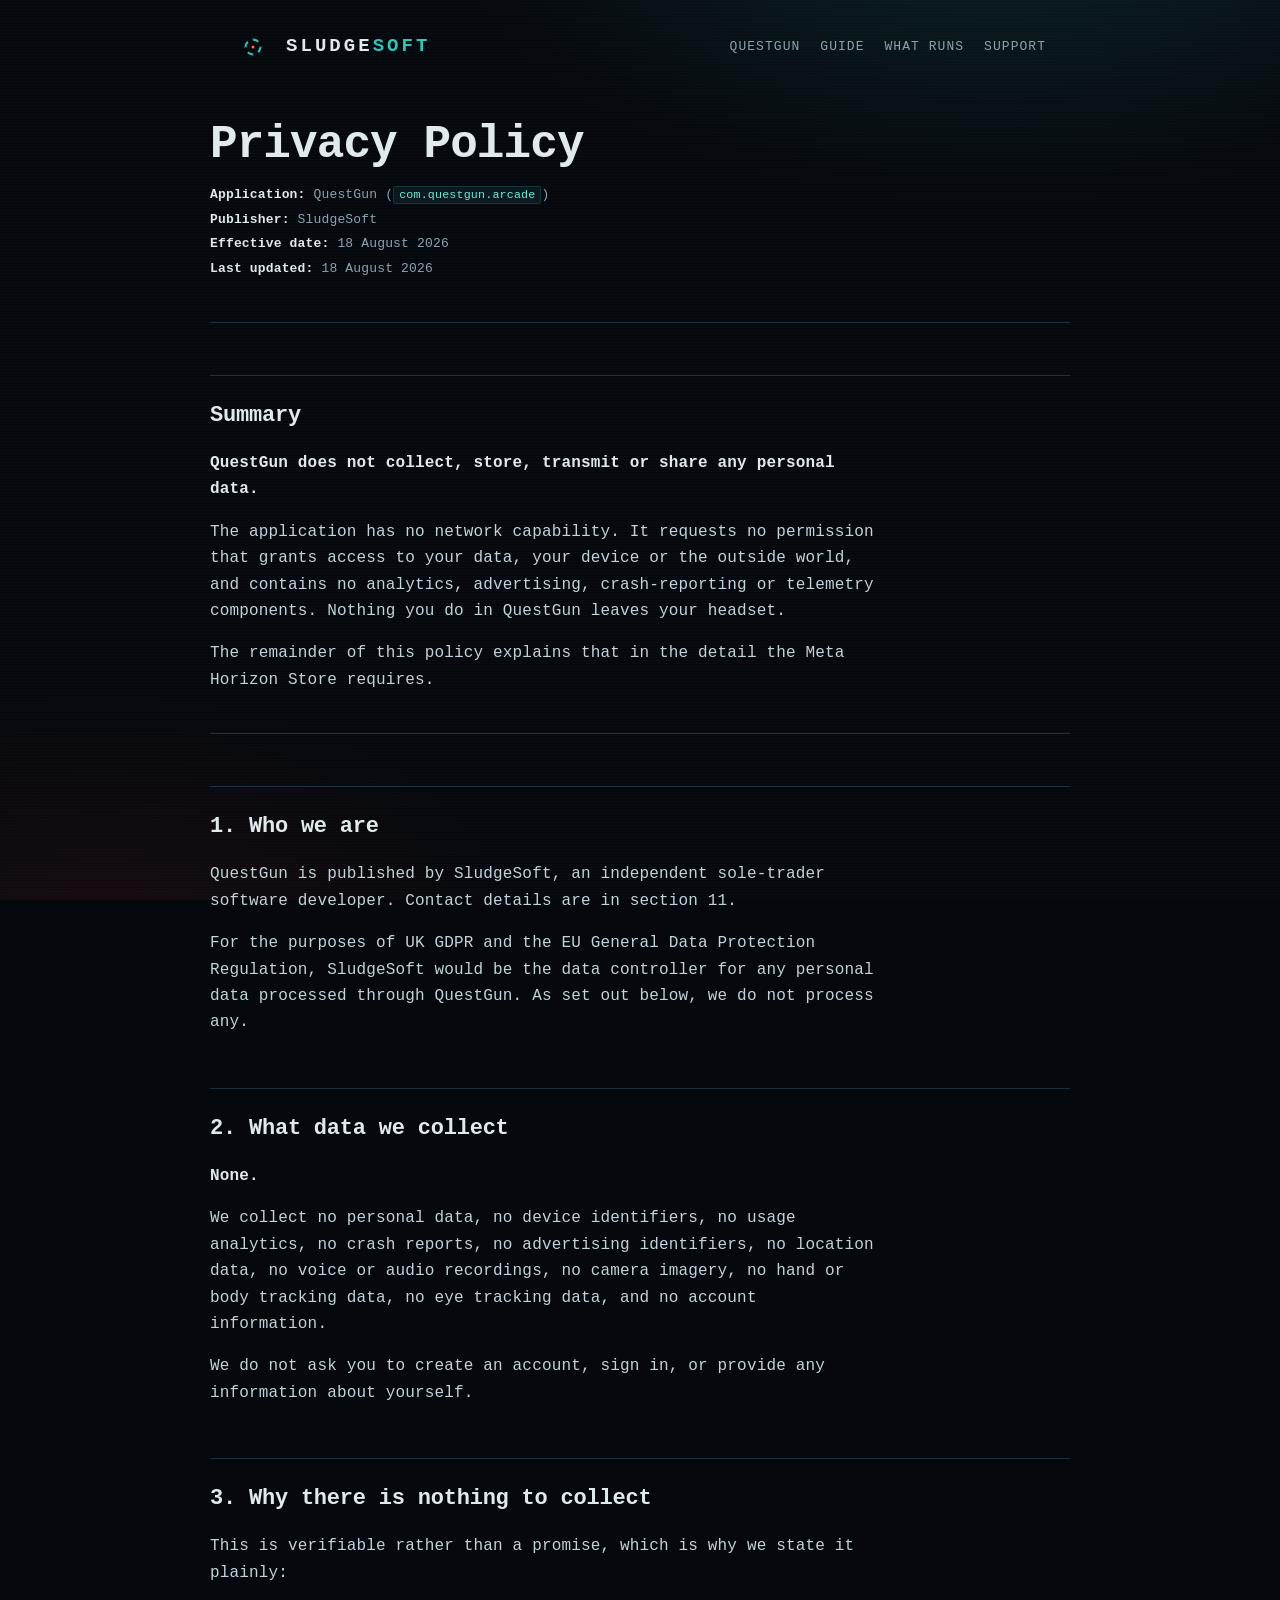
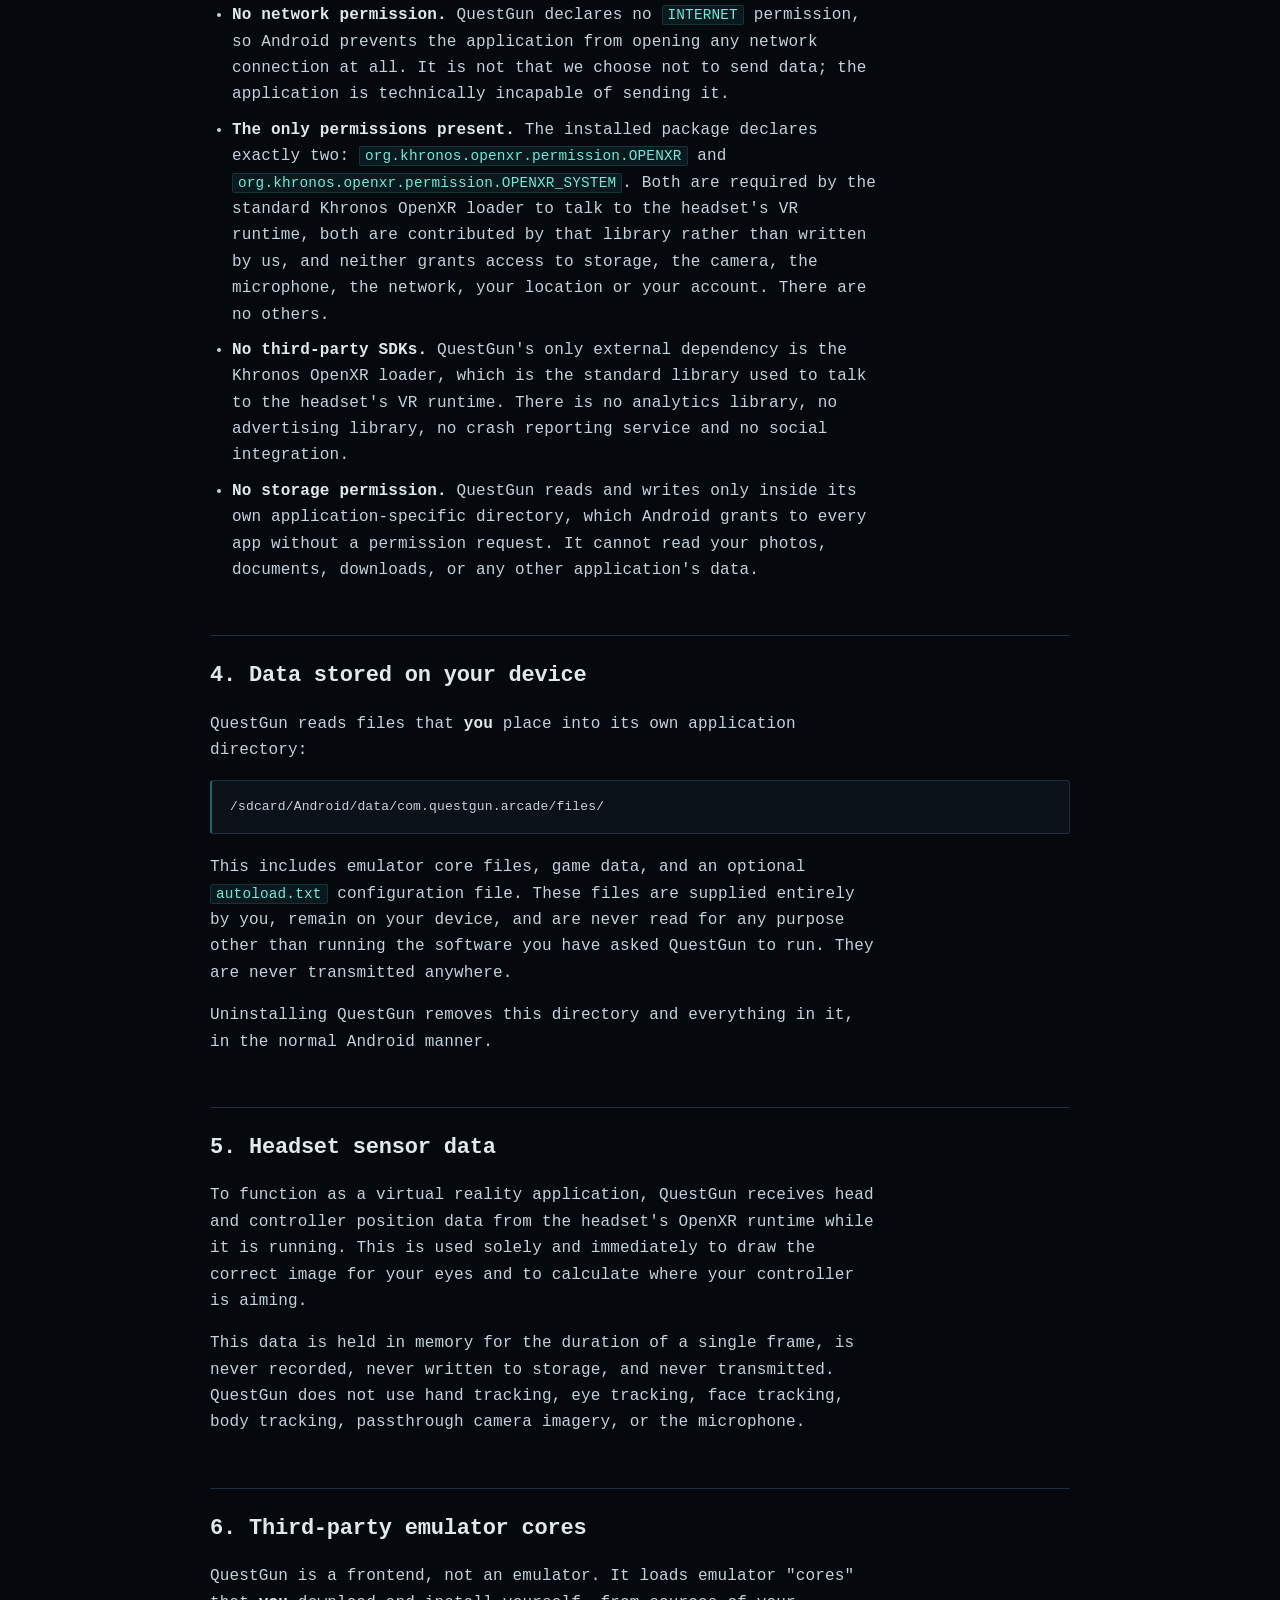
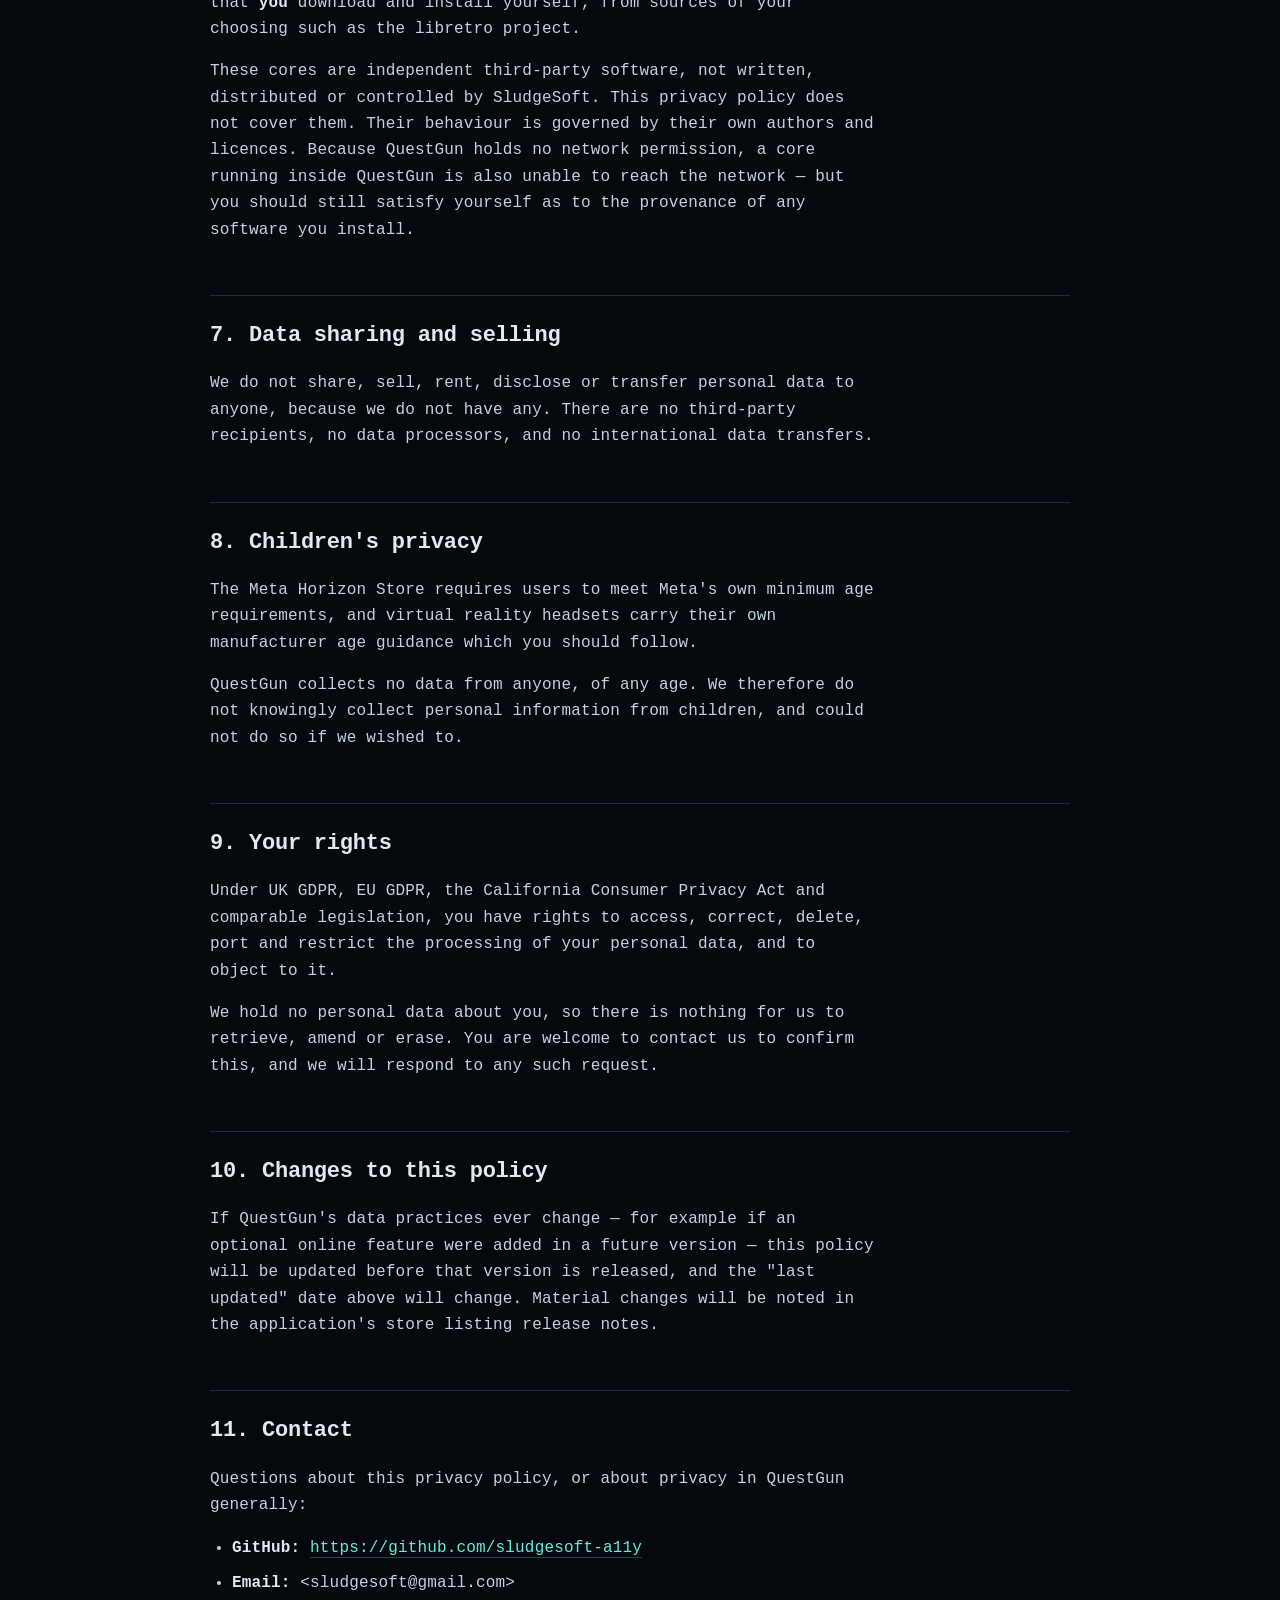
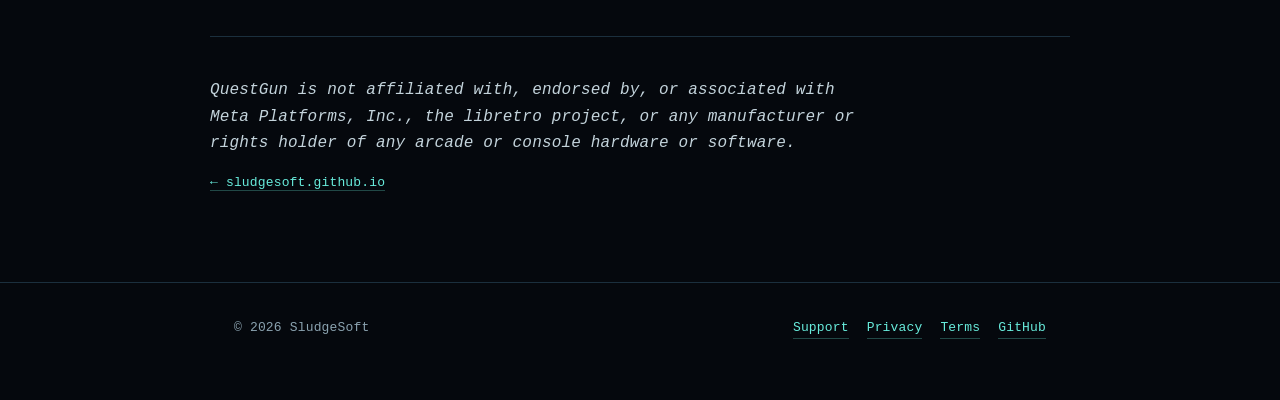
<file: privacy.html>
<!DOCTYPE html>
<html lang="en">
<head>
<meta charset="utf-8">
<meta name="viewport" content="width=device-width, initial-scale=1">
<title>Privacy Policy — QuestGun</title>
<meta name="description" content="QuestGun collects no personal data. It has no internet permission, no analytics and no third-party SDKs. Full privacy policy for the Meta Horizon Store listing.">
<meta property="og:title" content="Privacy Policy — QuestGun">
<meta property="og:description" content="QuestGun collects no personal data. It has no internet permission, no analytics and no third-party SDKs. Full privacy policy for the Meta Horizon Store listing.">
<meta property="og:type" content="article">
<link rel="icon" href="data:image/svg+xml,%3Csvg xmlns='http://www.w3.org/2000/svg' viewBox='0 0 108 108'%3E%3Crect width='108' height='108' fill='%2305080d'/%3E%3Cg fill='none' stroke='%232ec4ba' stroke-width='6'%3E%3Cpath d='M54 33a21 21 0 0 1 14.85 6.15'/%3E%3Cpath d='M75 54a21 21 0 0 1-6.15 14.85'/%3E%3Cpath d='M54 75a21 21 0 0 1-14.85-6.15'/%3E%3Cpath d='M33 54a21 21 0 0 1 6.15-14.85'/%3E%3C/g%3E%3Ccircle cx='54' cy='54' r='4.5' fill='%23ff3626'/%3E%3C/svg%3E">
<link rel="stylesheet" href="style.css">
</head>
<body>

<a class="skip" href="#main">Skip to content</a>

<header>
  <div class="wrap bar">
    <svg class="mark" viewBox="0 0 108 108" aria-hidden="true">
      <g fill="none" stroke="#2ec4ba" stroke-width="6">
        <path d="M54 33a21 21 0 0 1 14.85 6.15"/>
        <path d="M75 54a21 21 0 0 1-6.15 14.85"/>
        <path d="M54 75a21 21 0 0 1-14.85-6.15"/>
        <path d="M33 54a21 21 0 0 1 6.15-14.85"/>
      </g>
      <g stroke="#1a6868" stroke-width="3">
        <path d="M54 27.5v9M54 71.5v9M27.5 54h9M71.5 54h9"/>
      </g>
      <circle cx="54" cy="54" r="4.5" fill="#ff3626"/>
      <circle cx="54" cy="54" r="1.8" fill="#ffe2d6"/>
    </svg>
    <div class="wordmark"><a href="index.html">Sludge<span>Soft</span></a></div>
    <nav>
      <a href="questgun.html">QuestGun</a>
      <a href="guide.html">Guide</a>
      <a href="compatibility.html">What runs</a>
      <a href="support.html">Support</a>
    </nav>
  </div>
</header>

<main id="main" class="wrap doc">
<h1 id="privacy-policy">Privacy Policy</h1>
<p class="meta"><strong>Application:</strong> QuestGun (<code>com.questgun.arcade</code>)<br>
<strong>Publisher:</strong> SludgeSoft<br>
<strong>Effective date:</strong> 18 August 2026<br>
<strong>Last updated:</strong> 18 August 2026</p>
<hr>
<h2 id="summary">Summary</h2>
<p><strong>QuestGun does not collect, store, transmit or share any personal data.</strong></p>
<p>The application has no network capability. It requests no permission that grants access to your data, your device or the outside world, and contains no analytics, advertising, crash-reporting or telemetry components. Nothing you do in QuestGun leaves your headset.</p>
<p>The remainder of this policy explains that in the detail the Meta Horizon Store requires.</p>
<hr>
<h2 id="1-who-we-are">1. Who we are</h2>
<p>QuestGun is published by SludgeSoft, an independent sole-trader software developer. Contact details are in section 11.</p>
<p>For the purposes of UK GDPR and the EU General Data Protection Regulation, SludgeSoft would be the data controller for any personal data processed through QuestGun. As set out below, we do not process any.</p>
<h2 id="2-what-data-we-collect">2. What data we collect</h2>
<p><strong>None.</strong></p>
<p>We collect no personal data, no device identifiers, no usage analytics, no crash reports, no advertising identifiers, no location data, no voice or audio recordings, no camera imagery, no hand or body tracking data, no eye tracking data, and no account information.</p>
<p>We do not ask you to create an account, sign in, or provide any information about yourself.</p>
<h2 id="3-why-there-is-nothing-to-collect">3. Why there is nothing to collect</h2>
<p>This is verifiable rather than a promise, which is why we state it plainly:</p>
<ul>
  <li><strong>No network permission.</strong> QuestGun declares no <code>INTERNET</code> permission, so Android prevents the application from opening any network connection at all. It is not that we choose not to send data; the application is technically incapable of sending it.</li>
  <li><strong>The only permissions present.</strong> The installed package declares exactly two: <code>org.khronos.openxr.permission.OPENXR</code> and <code>org.khronos.openxr.permission.OPENXR_SYSTEM</code>. Both are required by the standard Khronos OpenXR loader to talk to the headset's VR runtime, both are contributed by that library rather than written by us, and neither grants access to storage, the camera, the microphone, the network, your location or your account. There are no others.</li>
  <li><strong>No third-party SDKs.</strong> QuestGun's only external dependency is the Khronos OpenXR loader, which is the standard library used to talk to the headset's VR runtime. There is no analytics library, no advertising library, no crash reporting service and no social integration.</li>
  <li><strong>No storage permission.</strong> QuestGun reads and writes only inside its own application-specific directory, which Android grants to every app without a permission request. It cannot read your photos, documents, downloads, or any other application's data.</li>
</ul>
<h2 id="4-data-stored-on-your-device">4. Data stored on your device</h2>
<p>QuestGun reads files that <strong>you</strong> place into its own application directory:</p>
<pre><code>/sdcard/Android/data/com.questgun.arcade/files/</code></pre>
<p>This includes emulator core files, game data, and an optional <code>autoload.txt</code> configuration file. These files are supplied entirely by you, remain on your device, and are never read for any purpose other than running the software you have asked QuestGun to run. They are never transmitted anywhere.</p>
<p>Uninstalling QuestGun removes this directory and everything in it, in the normal Android manner.</p>
<h2 id="5-headset-sensor-data">5. Headset sensor data</h2>
<p>To function as a virtual reality application, QuestGun receives head and controller position data from the headset's OpenXR runtime while it is running. This is used solely and immediately to draw the correct image for your eyes and to calculate where your controller is aiming.</p>
<p>This data is held in memory for the duration of a single frame, is never recorded, never written to storage, and never transmitted. QuestGun does not use hand tracking, eye tracking, face tracking, body tracking, passthrough camera imagery, or the microphone.</p>
<h2 id="6-third-party-emulator-cores">6. Third-party emulator cores</h2>
<p>QuestGun is a frontend, not an emulator. It loads emulator "cores" that <strong>you</strong> download and install yourself, from sources of your choosing such as the libretro project.</p>
<p>These cores are independent third-party software, not written, distributed or controlled by SludgeSoft. This privacy policy does not cover them. Their behaviour is governed by their own authors and licences. Because QuestGun holds no network permission, a core running inside QuestGun is also unable to reach the network — but you should still satisfy yourself as to the provenance of any software you install.</p>
<h2 id="7-data-sharing-and-selling">7. Data sharing and selling</h2>
<p>We do not share, sell, rent, disclose or transfer personal data to anyone, because we do not have any. There are no third-party recipients, no data processors, and no international data transfers.</p>
<h2 id="8-childrens-privacy">8. Children's privacy</h2>
<p>The Meta Horizon Store requires users to meet Meta's own minimum age requirements, and virtual reality headsets carry their own manufacturer age guidance which you should follow.</p>
<p>QuestGun collects no data from anyone, of any age. We therefore do not knowingly collect personal information from children, and could not do so if we wished to.</p>
<h2 id="9-your-rights">9. Your rights</h2>
<p>Under UK GDPR, EU GDPR, the California Consumer Privacy Act and comparable legislation, you have rights to access, correct, delete, port and restrict the processing of your personal data, and to object to it.</p>
<p>We hold no personal data about you, so there is nothing for us to retrieve, amend or erase. You are welcome to contact us to confirm this, and we will respond to any such request.</p>
<h2 id="10-changes-to-this-policy">10. Changes to this policy</h2>
<p>If QuestGun's data practices ever change — for example if an optional online feature were added in a future version — this policy will be updated before that version is released, and the "last updated" date above will change. Material changes will be noted in the application's store listing release notes.</p>
<h2 id="11-contact">11. Contact</h2>
<p>Questions about this privacy policy, or about privacy in QuestGun generally:</p>
<ul>
  <li><strong>GitHub:</strong> <a href="https://github.com/sludgesoft-a11y">https://github.com/sludgesoft-a11y</a></li>
  <li><strong>Email:</strong> &lt;sludgesoft@gmail.com&gt;</li>
</ul>
<hr>
<p><em>QuestGun is not affiliated with, endorsed by, or associated with Meta Platforms, Inc., the libretro project, or any manufacturer or rights holder of any arcade or console hardware or software.</em></p>
<p class="backlink"><a href="index.html">&larr; sludgesoft.github.io</a></p>
</main>

<footer>
  <div class="wrap footrow">
    <span>&copy; <span id="yr">2026</span> SludgeSoft</span>
    <span class="sep"></span>
    <a href="support.html">Support</a>
    <a href="privacy.html">Privacy</a>
    <a href="terms.html">Terms</a>
    <a href="https://github.com/sludgesoft-a11y">GitHub</a>
  </div>
</footer>

<script>document.getElementById('yr').textContent = new Date().getFullYear();</script>
</body>
</html>
</file>
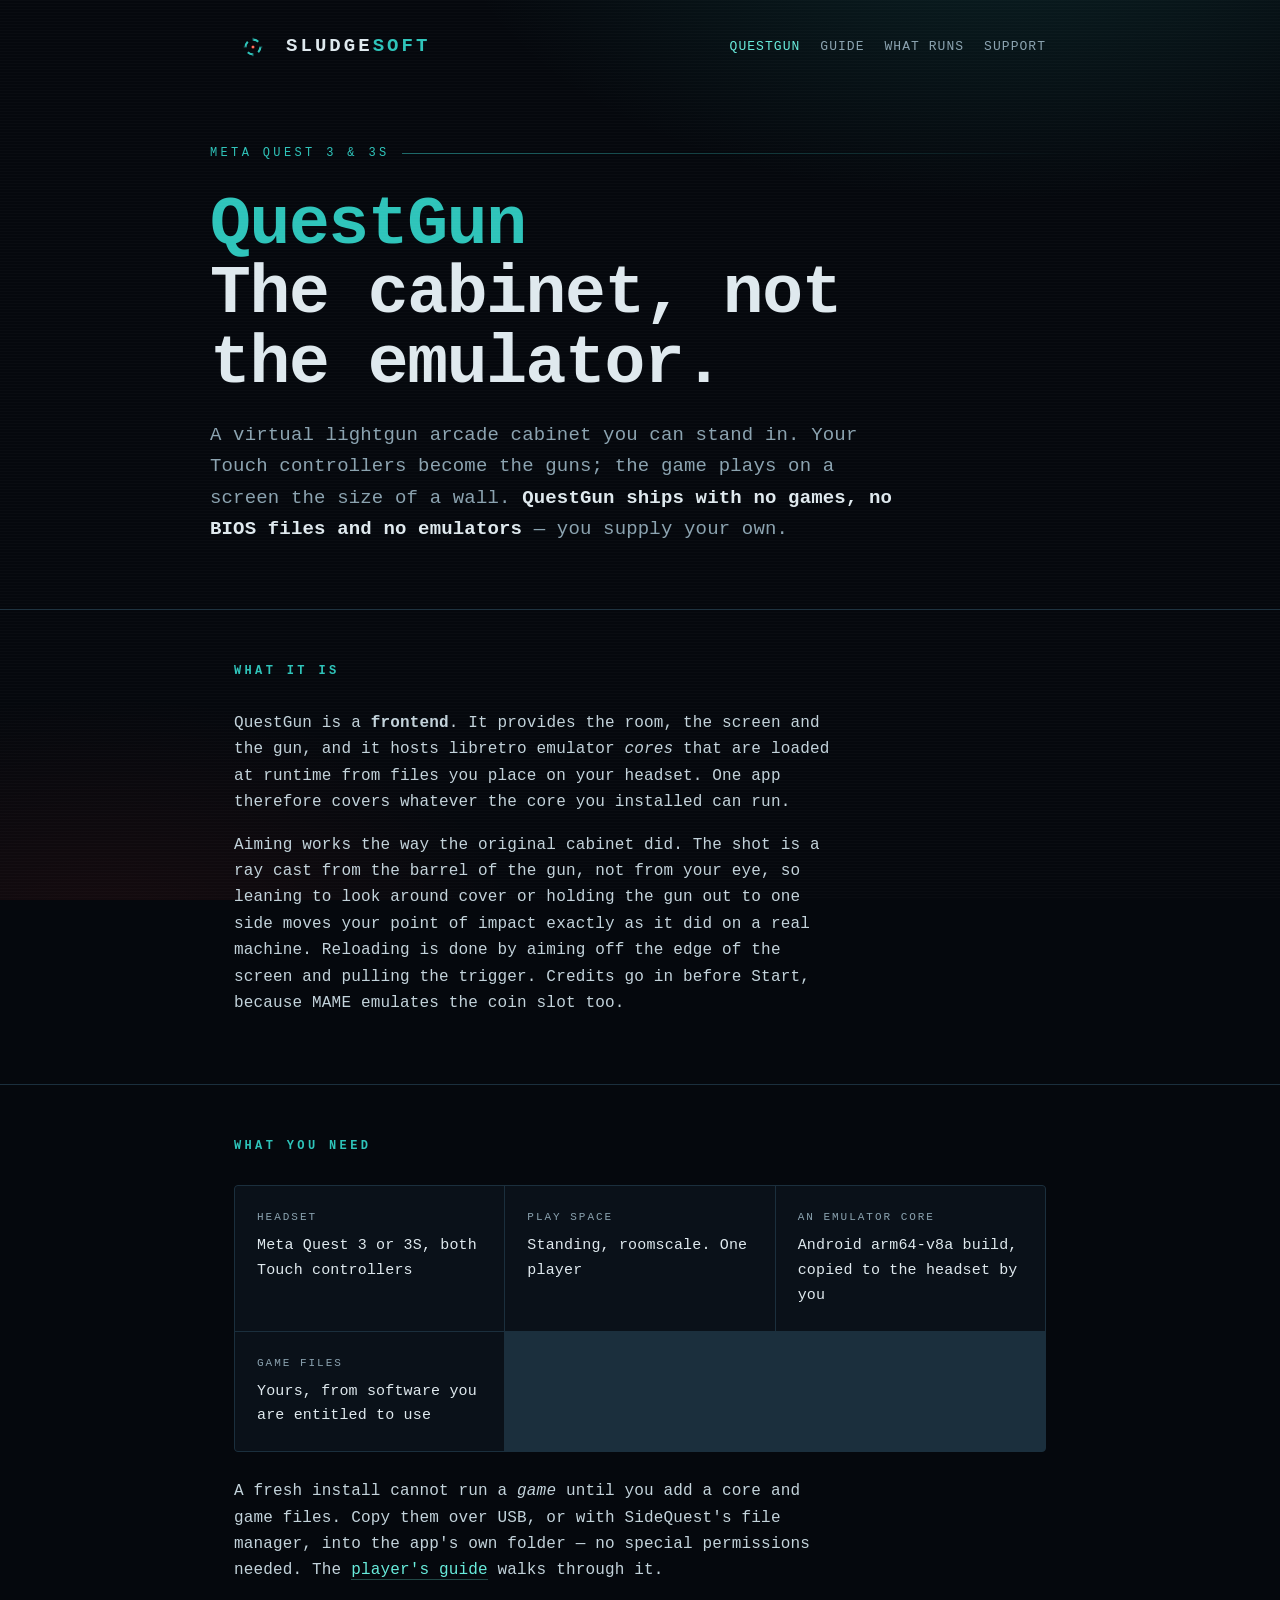
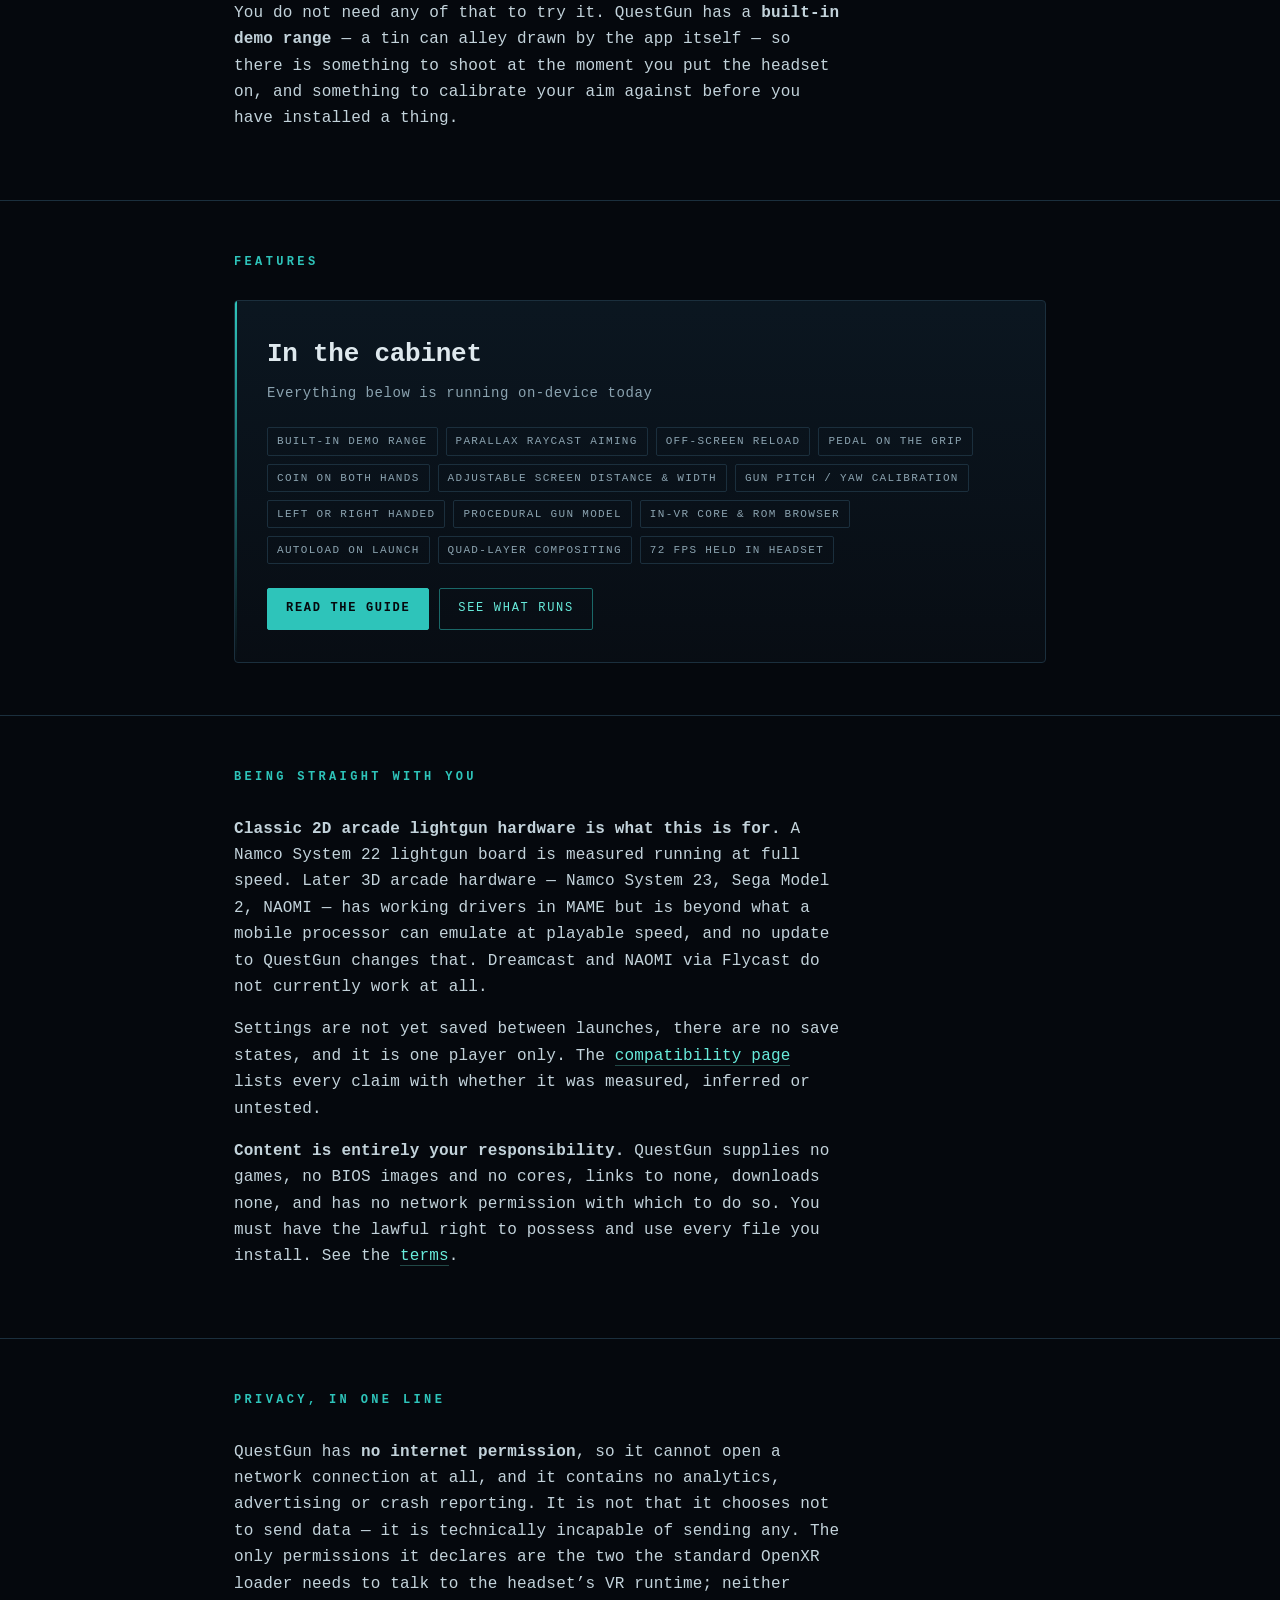
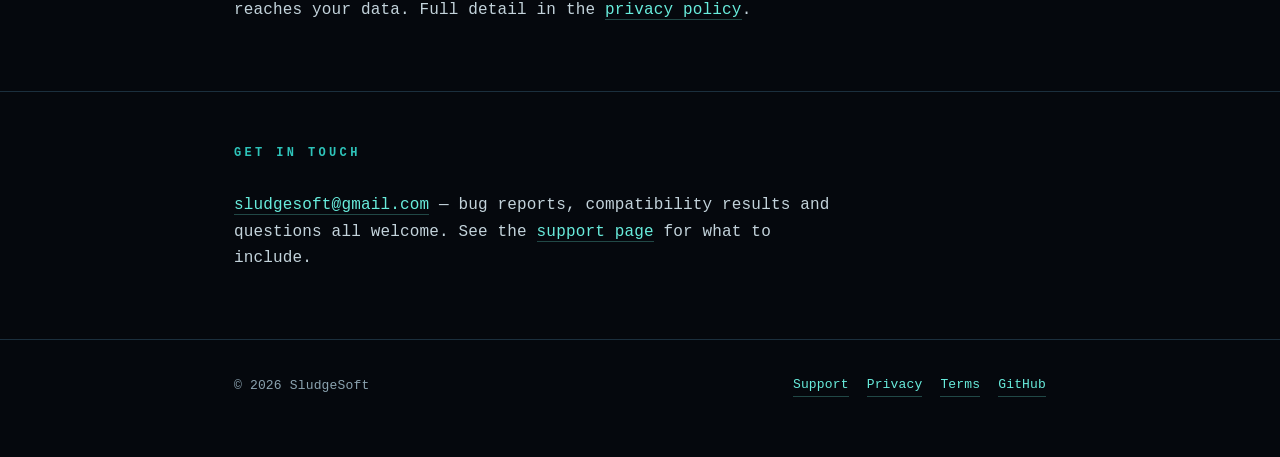
<file: questgun.html>
<!DOCTYPE html>
<html lang="en">
<head>
<meta charset="utf-8">
<meta name="viewport" content="width=device-width, initial-scale=1">
<title>QuestGun — a virtual lightgun arcade cabinet for Meta Quest</title>
<meta name="description" content="QuestGun turns your Touch controllers into arcade lightguns on Meta Quest 3 and 3S. A frontend for libretro emulator cores — no games, BIOS files or emulators included.">
<meta property="og:title" content="QuestGun — virtual lightgun arcade cabinet for Meta Quest">
<meta property="og:description" content="Your Touch controllers become arcade lightguns. A frontend for libretro cores — you supply the cores and games.">
<meta property="og:type" content="website">
<link rel="icon" href="data:image/svg+xml,%3Csvg xmlns='http://www.w3.org/2000/svg' viewBox='0 0 108 108'%3E%3Crect width='108' height='108' fill='%2305080d'/%3E%3Cg fill='none' stroke='%232ec4ba' stroke-width='6'%3E%3Cpath d='M54 33a21 21 0 0 1 14.85 6.15'/%3E%3Cpath d='M75 54a21 21 0 0 1-6.15 14.85'/%3E%3Cpath d='M54 75a21 21 0 0 1-14.85-6.15'/%3E%3Cpath d='M33 54a21 21 0 0 1 6.15-14.85'/%3E%3C/g%3E%3Ccircle cx='54' cy='54' r='4.5' fill='%23ff3626'/%3E%3C/svg%3E">
<link rel="stylesheet" href="style.css">
</head>
<body>

<a class="skip" href="#main">Skip to content</a>

<header>
  <div class="wrap bar">
    <svg class="mark" viewBox="0 0 108 108" aria-hidden="true">
      <g fill="none" stroke="#2ec4ba" stroke-width="6">
        <path d="M54 33a21 21 0 0 1 14.85 6.15"/>
        <path d="M75 54a21 21 0 0 1-6.15 14.85"/>
        <path d="M54 75a21 21 0 0 1-14.85-6.15"/>
        <path d="M33 54a21 21 0 0 1 6.15-14.85"/>
      </g>
      <g stroke="#1a6868" stroke-width="3">
        <path d="M54 27.5v9M54 71.5v9M27.5 54h9M71.5 54h9"/>
      </g>
      <circle cx="54" cy="54" r="4.5" fill="#ff3626"/>
      <circle cx="54" cy="54" r="1.8" fill="#ffe2d6"/>
    </svg>
    <div class="wordmark"><a href="index.html">Sludge<span>Soft</span></a></div>
    <nav>
      <a href="questgun.html" aria-current="page">QuestGun</a>
      <a href="guide.html">Guide</a>
      <a href="compatibility.html">What runs</a>
      <a href="support.html">Support</a>
    </nav>
  </div>
</header>

<main id="main">
  <div class="wrap hero">
    <div class="kicker">Meta Quest 3 &amp; 3S</div>
    <h1><em>QuestGun</em><br>The cabinet, not<br>the emulator.</h1>
    <p class="lede">A virtual lightgun arcade cabinet you can stand in. Your Touch
    controllers become the guns; the game plays on a screen the size of a wall.
    <strong>QuestGun ships with no games, no BIOS files and no emulators</strong>
    &mdash; you supply your own.</p>
  </div>

  <section>
    <div class="wrap">
      <h2>What it is</h2>
      <div class="prose">
        <p>QuestGun is a <strong>frontend</strong>. It provides the room, the
        screen and the gun, and it hosts libretro emulator <em>cores</em> that are
        loaded at runtime from files you place on your headset. One app therefore
        covers whatever the core you installed can run.</p>
        <p>Aiming works the way the original cabinet did. The shot is a ray cast
        from the barrel of the gun, not from your eye, so leaning to look around
        cover or holding the gun out to one side moves your point of impact
        exactly as it did on a real machine. Reloading is done by aiming off the
        edge of the screen and pulling the trigger. Credits go in before Start,
        because MAME emulates the coin slot too.</p>
      </div>
    </div>
  </section>

  <section>
    <div class="wrap">
      <h2>What you need</h2>
      <dl class="facts">
        <div class="fact"><dt>Headset</dt><dd>Meta Quest 3 or 3S, both Touch controllers</dd></div>
        <div class="fact"><dt>Play space</dt><dd>Standing, roomscale. One player</dd></div>
        <div class="fact"><dt>An emulator core</dt><dd>Android arm64-v8a build, copied to the headset by you</dd></div>
        <div class="fact"><dt>Game files</dt><dd>Yours, from software you are entitled to use</dd></div>
      </dl>
      <div class="prose" style="margin-top:26px">
        <p>A fresh install cannot run a <em>game</em> until you add a core and
        game files. Copy them over USB, or with SideQuest's file manager, into the
        app's own folder &mdash; no special permissions needed. The
        <a href="guide.html">player's guide</a> walks through it.</p>
        <p>You do not need any of that to try it. QuestGun has a
        <strong>built-in demo range</strong> &mdash; a tin can alley drawn by the
        app itself &mdash; so there is something to shoot at the moment you put
        the headset on, and something to calibrate your aim against before you
        have installed a thing.</p>
      </div>
    </div>
  </section>

  <section>
    <div class="wrap">
      <h2>Features</h2>
      <article class="card">
        <h3>In the cabinet</h3>
        <p class="sub">Everything below is running on-device today</p>
        <ul class="tags">
          <li>Built-in demo range</li>
          <li>Parallax raycast aiming</li>
          <li>Off-screen reload</li>
          <li>Pedal on the grip</li>
          <li>Coin on both hands</li>
          <li>Adjustable screen distance &amp; width</li>
          <li>Gun pitch / yaw calibration</li>
          <li>Left or right handed</li>
          <li>Procedural gun model</li>
          <li>In-VR core &amp; ROM browser</li>
          <li>Autoload on launch</li>
          <li>Quad-layer compositing</li>
          <li>72 fps held in headset</li>
        </ul>
        <div class="links">
          <a class="btn primary" href="guide.html">Read the guide</a>
          <a class="btn" href="compatibility.html">See what runs</a>
        </div>
      </article>
    </div>
  </section>

  <section>
    <div class="wrap prose">
      <h2>Being straight with you</h2>
      <p><strong>Classic 2D arcade lightgun hardware is what this is for.</strong>
      A Namco System 22 lightgun board is measured running at full speed. Later
      3D arcade hardware &mdash; Namco System 23, Sega Model 2, NAOMI &mdash; has
      working drivers in MAME but is beyond what a mobile processor can emulate
      at playable speed, and no update to QuestGun changes that. Dreamcast and
      NAOMI via Flycast do not currently work at all.</p>
      <p>Settings are not yet saved between launches, there are no save states,
      and it is one player only. The
      <a href="compatibility.html">compatibility page</a> lists every claim with
      whether it was measured, inferred or untested.</p>
      <p><strong>Content is entirely your responsibility.</strong> QuestGun
      supplies no games, no BIOS images and no cores, links to none, downloads
      none, and has no network permission with which to do so. You must have the
      lawful right to possess and use every file you install. See the
      <a href="terms.html">terms</a>.</p>
    </div>
  </section>

  <section>
    <div class="wrap prose">
      <h2>Privacy, in one line</h2>
      <p>QuestGun has <strong>no internet permission</strong>, so it cannot open a
      network connection at all, and it contains no analytics, advertising or
      crash reporting. It is not that it chooses not to send data &mdash; it is
      technically incapable of sending any. The only permissions it declares are
      the two the standard OpenXR loader needs to talk to the headset&rsquo;s VR
      runtime; neither reaches your data. Full detail in the
      <a href="privacy.html">privacy policy</a>.</p>
    </div>
  </section>

  <section>
    <div class="wrap prose">
      <h2>Get in touch</h2>
      <p><a href="mailto:sludgesoft@gmail.com">sludgesoft@gmail.com</a> &mdash; bug
      reports, compatibility results and questions all welcome. See the
      <a href="support.html">support page</a> for what to include.</p>
    </div>
  </section>
</main>

<footer>
  <div class="wrap footrow">
    <span>&copy; <span id="yr">2026</span> SludgeSoft</span>
    <span class="sep"></span>
    <a href="support.html">Support</a>
    <a href="privacy.html">Privacy</a>
    <a href="terms.html">Terms</a>
    <a href="https://github.com/sludgesoft-a11y">GitHub</a>
  </div>
</footer>

<script>document.getElementById('yr').textContent = new Date().getFullYear();</script>
</body>
</html>
</file>
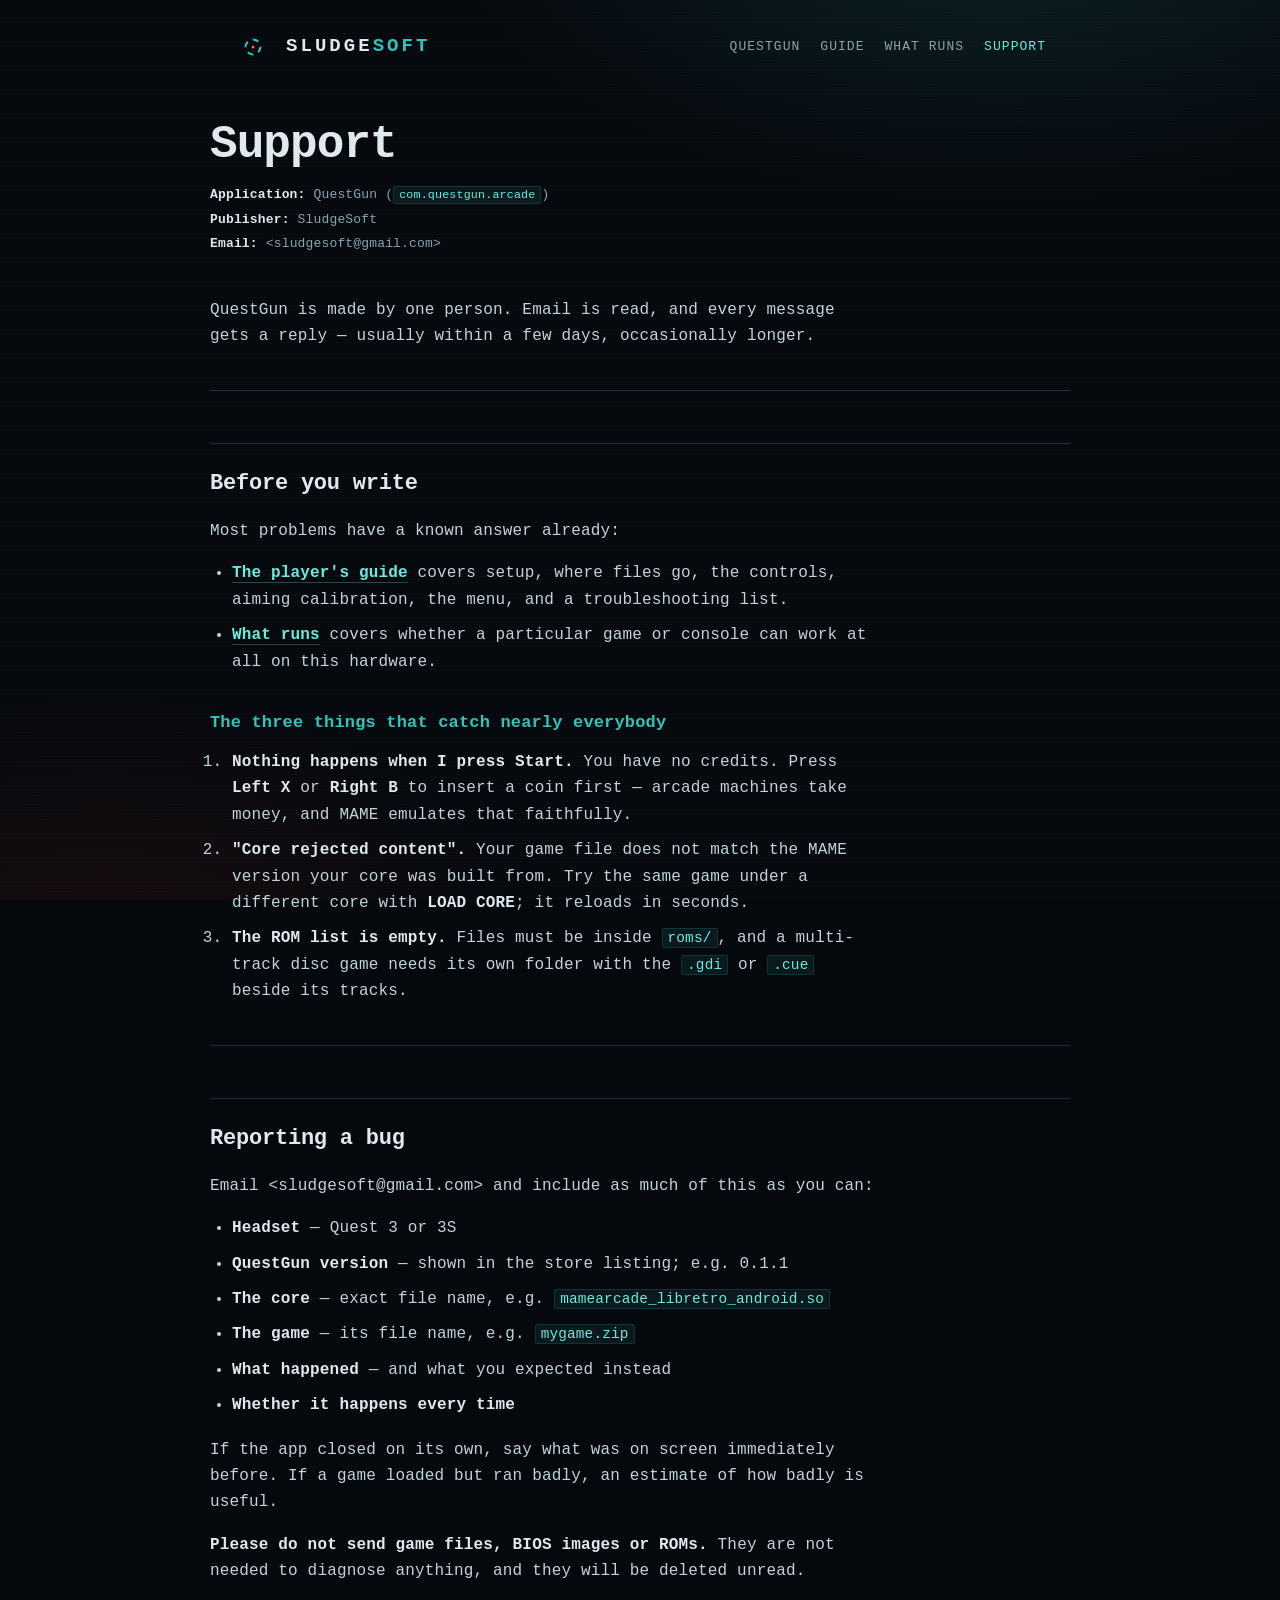
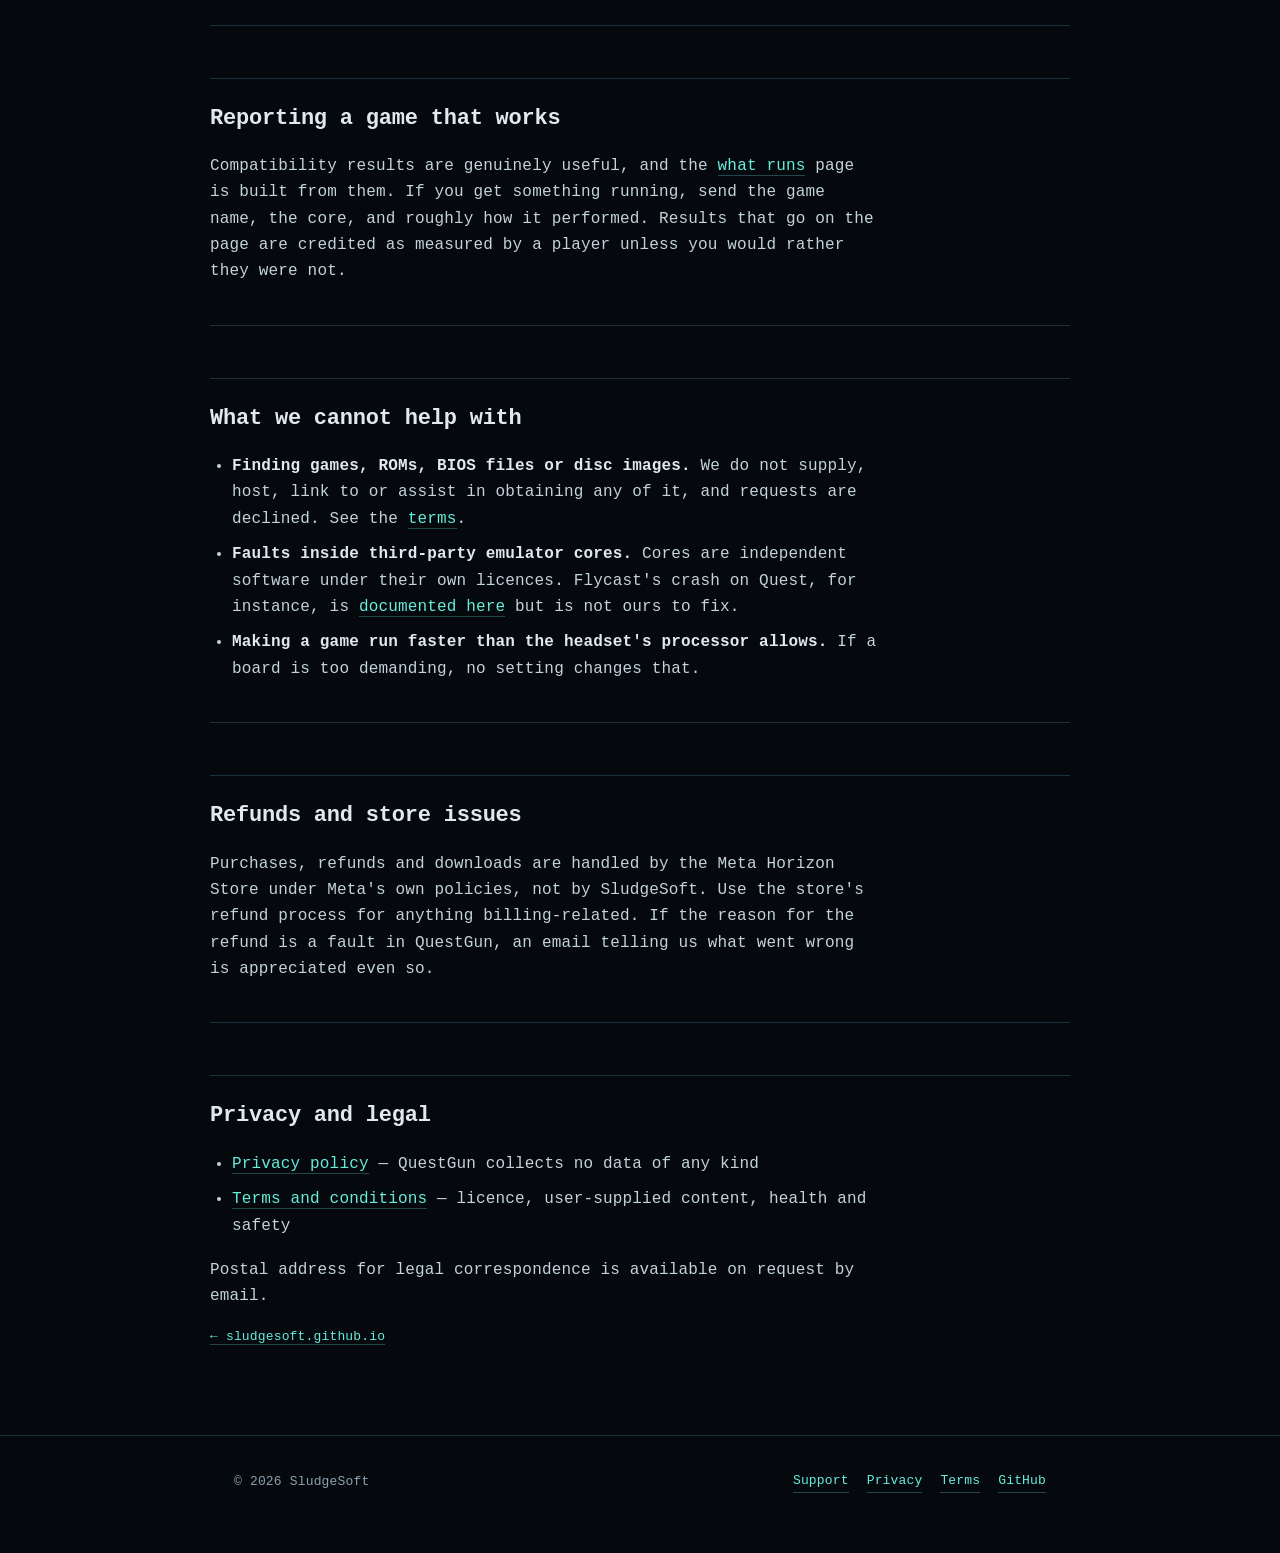
<file: support.html>
<!DOCTYPE html>
<html lang="en">
<head>
<meta charset="utf-8">
<meta name="viewport" content="width=device-width, initial-scale=1">
<title>Support — QuestGun</title>
<meta name="description" content="Support for QuestGun: common problems, how to report a bug, compatibility results, and contact details for SludgeSoft.">
<meta property="og:title" content="Support — QuestGun">
<meta property="og:description" content="Support for QuestGun: common problems, how to report a bug, compatibility results, and contact details for SludgeSoft.">
<meta property="og:type" content="article">
<link rel="icon" href="data:image/svg+xml,%3Csvg xmlns='http://www.w3.org/2000/svg' viewBox='0 0 108 108'%3E%3Crect width='108' height='108' fill='%2305080d'/%3E%3Cg fill='none' stroke='%232ec4ba' stroke-width='6'%3E%3Cpath d='M54 33a21 21 0 0 1 14.85 6.15'/%3E%3Cpath d='M75 54a21 21 0 0 1-6.15 14.85'/%3E%3Cpath d='M54 75a21 21 0 0 1-14.85-6.15'/%3E%3Cpath d='M33 54a21 21 0 0 1 6.15-14.85'/%3E%3C/g%3E%3Ccircle cx='54' cy='54' r='4.5' fill='%23ff3626'/%3E%3C/svg%3E">
<link rel="stylesheet" href="style.css">
</head>
<body>

<a class="skip" href="#main">Skip to content</a>

<header>
  <div class="wrap bar">
    <svg class="mark" viewBox="0 0 108 108" aria-hidden="true">
      <g fill="none" stroke="#2ec4ba" stroke-width="6">
        <path d="M54 33a21 21 0 0 1 14.85 6.15"/>
        <path d="M75 54a21 21 0 0 1-6.15 14.85"/>
        <path d="M54 75a21 21 0 0 1-14.85-6.15"/>
        <path d="M33 54a21 21 0 0 1 6.15-14.85"/>
      </g>
      <g stroke="#1a6868" stroke-width="3">
        <path d="M54 27.5v9M54 71.5v9M27.5 54h9M71.5 54h9"/>
      </g>
      <circle cx="54" cy="54" r="4.5" fill="#ff3626"/>
      <circle cx="54" cy="54" r="1.8" fill="#ffe2d6"/>
    </svg>
    <div class="wordmark"><a href="index.html">Sludge<span>Soft</span></a></div>
    <nav>
      <a href="questgun.html">QuestGun</a>
      <a href="guide.html">Guide</a>
      <a href="compatibility.html">What runs</a>
      <a href="support.html" aria-current="page">Support</a>
    </nav>
  </div>
</header>

<main id="main" class="wrap doc">
<h1 id="support">Support</h1>
<p class="meta"><strong>Application:</strong> QuestGun (<code>com.questgun.arcade</code>)<br>
<strong>Publisher:</strong> SludgeSoft<br>
<strong>Email:</strong> &lt;sludgesoft@gmail.com&gt;</p>
<p>QuestGun is made by one person. Email is read, and every message gets a reply — usually within a few days, occasionally longer.</p>
<hr>
<h2 id="before-you-write">Before you write</h2>
<p>Most problems have a known answer already:</p>
<ul>
  <li><strong><a href="guide.html">The player's guide</a></strong> covers setup, where files go, the controls, aiming calibration, the menu, and a troubleshooting list.</li>
  <li><strong><a href="compatibility.html">What runs</a></strong> covers whether a particular game or console can work at all on this hardware.</li>
</ul>
<h3 id="the-three-things-that-catch-nearly-everybody">The three things that catch nearly everybody</h3>
<ol>
  <li><strong>Nothing happens when I press Start.</strong> You have no credits. Press <strong>Left X</strong> or <strong>Right B</strong> to insert a coin first — arcade machines take money, and MAME emulates that faithfully.</li>
  <li><strong>"Core rejected content".</strong> Your game file does not match the MAME version your core was built from. Try the same game under a different core with <strong>LOAD CORE</strong>; it reloads in seconds.</li>
  <li><strong>The ROM list is empty.</strong> Files must be inside <code>roms/</code>, and a multi-track disc game needs its own folder with the <code>.gdi</code> or <code>.cue</code> beside its tracks.</li>
</ol>
<hr>
<h2 id="reporting-a-bug">Reporting a bug</h2>
<p>Email &lt;sludgesoft@gmail.com&gt; and include as much of this as you can:</p>
<ul>
  <li><strong>Headset</strong> — Quest 3 or 3S</li>
  <li><strong>QuestGun version</strong> — shown in the store listing; e.g. 0.1.1</li>
  <li><strong>The core</strong> — exact file name, e.g. <code>mamearcade_libretro_android.so</code></li>
  <li><strong>The game</strong> — its file name, e.g. <code>mygame.zip</code></li>
  <li><strong>What happened</strong> — and what you expected instead</li>
  <li><strong>Whether it happens every time</strong></li>
</ul>
<p>If the app closed on its own, say what was on screen immediately before. If a game loaded but ran badly, an estimate of how badly is useful.</p>
<p><strong>Please do not send game files, BIOS images or ROMs.</strong> They are not needed to diagnose anything, and they will be deleted unread.</p>
<hr>
<h2 id="reporting-a-game-that-works">Reporting a game that works</h2>
<p>Compatibility results are genuinely useful, and the <a href="compatibility.html">what runs</a> page is built from them. If you get something running, send the game name, the core, and roughly how it performed. Results that go on the page are credited as measured by a player unless you would rather they were not.</p>
<hr>
<h2 id="what-we-cannot-help-with">What we cannot help with</h2>
<ul>
  <li><strong>Finding games, ROMs, BIOS files or disc images.</strong> We do not supply, host, link to or assist in obtaining any of it, and requests are declined. See the <a href="terms.html">terms</a>.</li>
  <li><strong>Faults inside third-party emulator cores.</strong> Cores are independent software under their own licences. Flycast's crash on Quest, for instance, is <a href="compatibility.html">documented here</a> but is not ours to fix.</li>
  <li><strong>Making a game run faster than the headset's processor allows.</strong> If a board is too demanding, no setting changes that.</li>
</ul>
<hr>
<h2 id="refunds-and-store-issues">Refunds and store issues</h2>
<p>Purchases, refunds and downloads are handled by the Meta Horizon Store under Meta's own policies, not by SludgeSoft. Use the store's refund process for anything billing-related. If the reason for the refund is a fault in QuestGun, an email telling us what went wrong is appreciated even so.</p>
<hr>
<h2 id="privacy-and-legal">Privacy and legal</h2>
<ul>
  <li><a href="privacy.html">Privacy policy</a> — QuestGun collects no data of any kind</li>
  <li><a href="terms.html">Terms and conditions</a> — licence, user-supplied content, health and safety</li>
</ul>
<p>Postal address for legal correspondence is available on request by email.</p>
<p class="backlink"><a href="index.html">&larr; sludgesoft.github.io</a></p>
</main>

<footer>
  <div class="wrap footrow">
    <span>&copy; <span id="yr">2026</span> SludgeSoft</span>
    <span class="sep"></span>
    <a href="support.html">Support</a>
    <a href="privacy.html">Privacy</a>
    <a href="terms.html">Terms</a>
    <a href="https://github.com/sludgesoft-a11y">GitHub</a>
  </div>
</footer>

<script>document.getElementById('yr').textContent = new Date().getFullYear();</script>
</body>
</html>
</file>
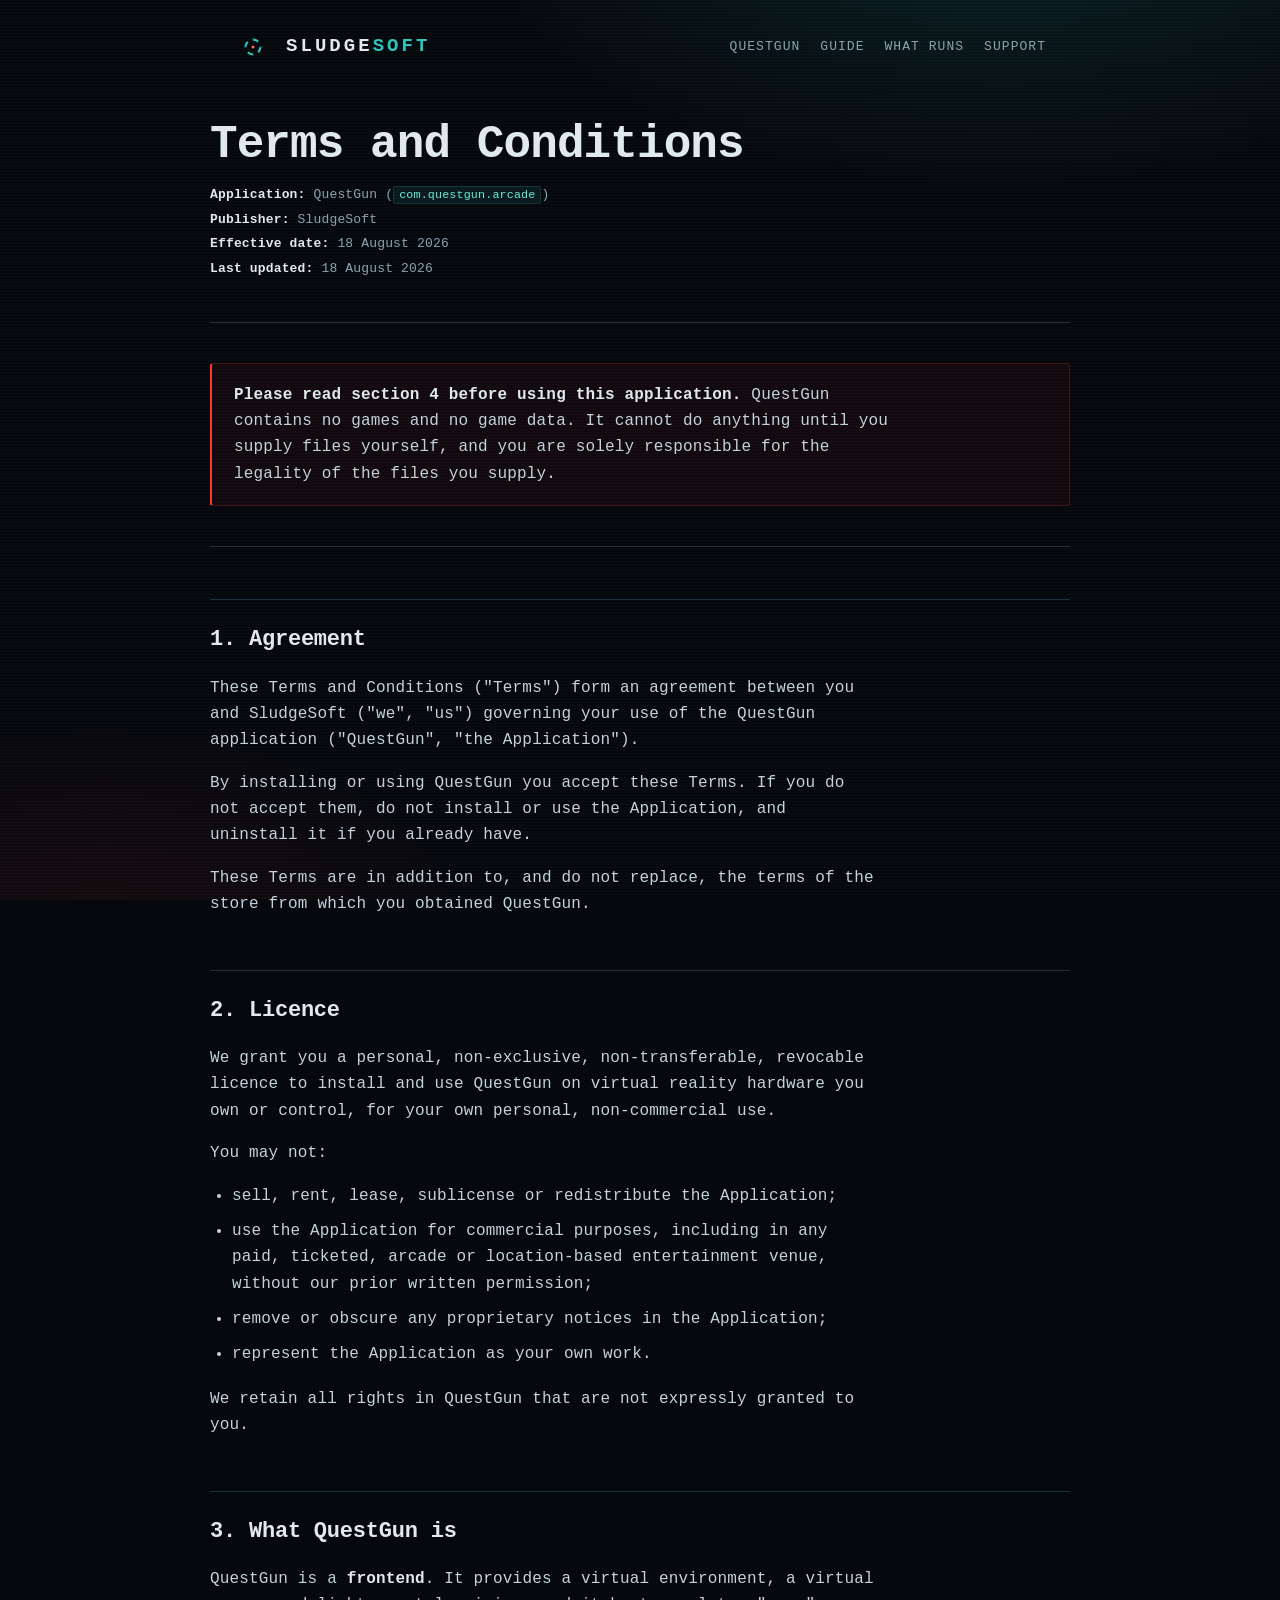
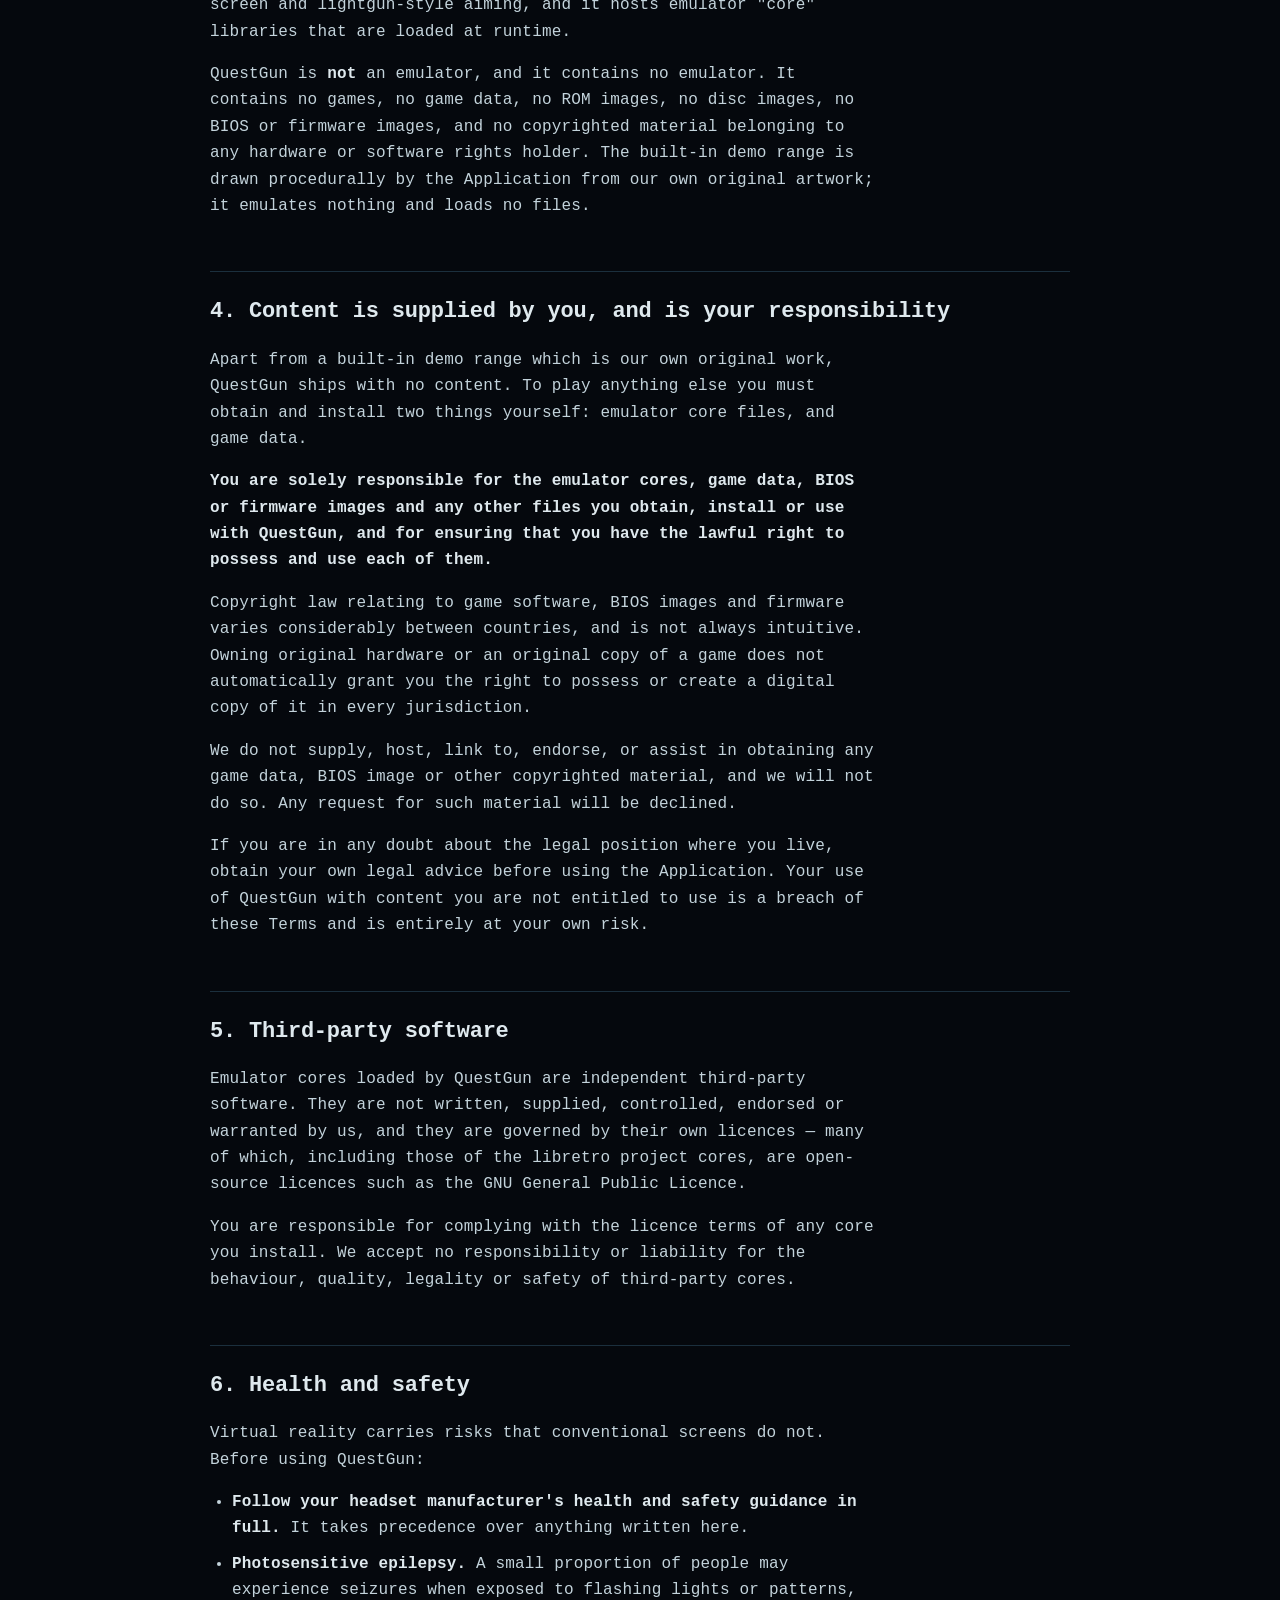
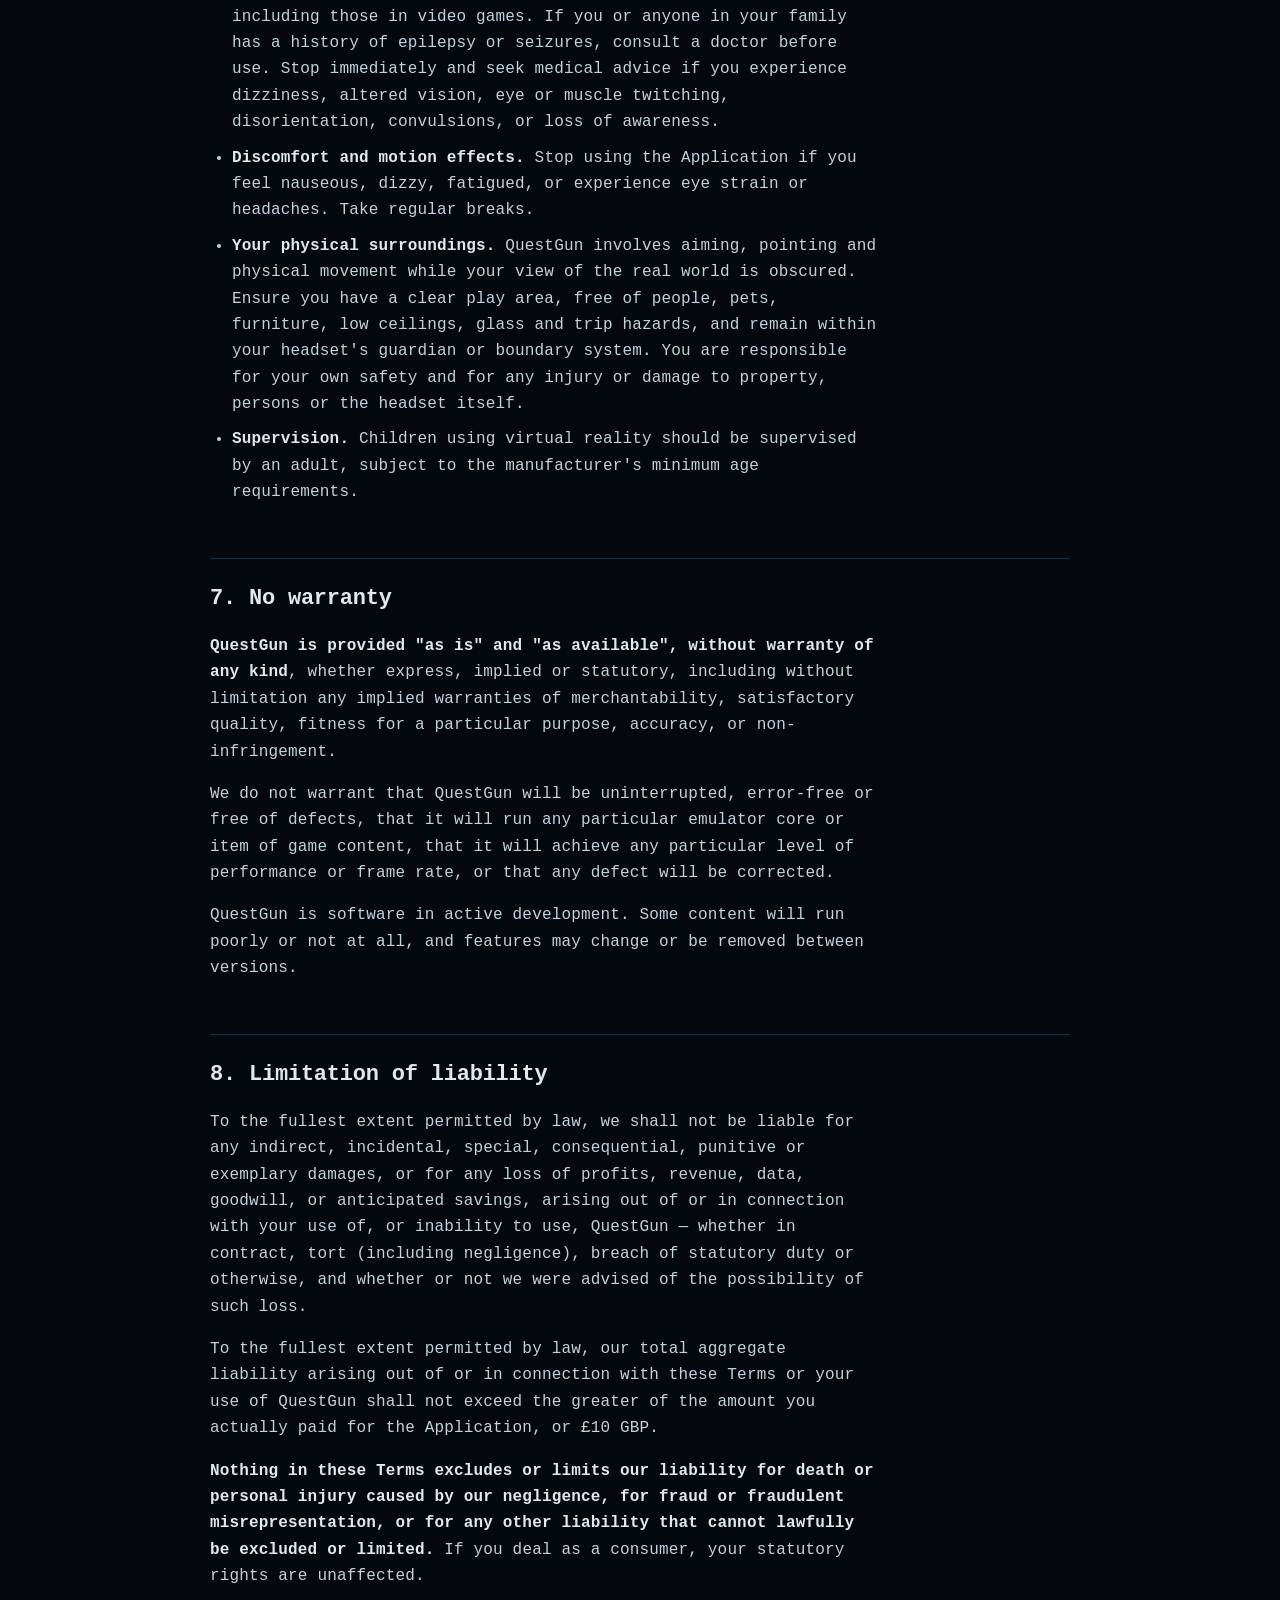
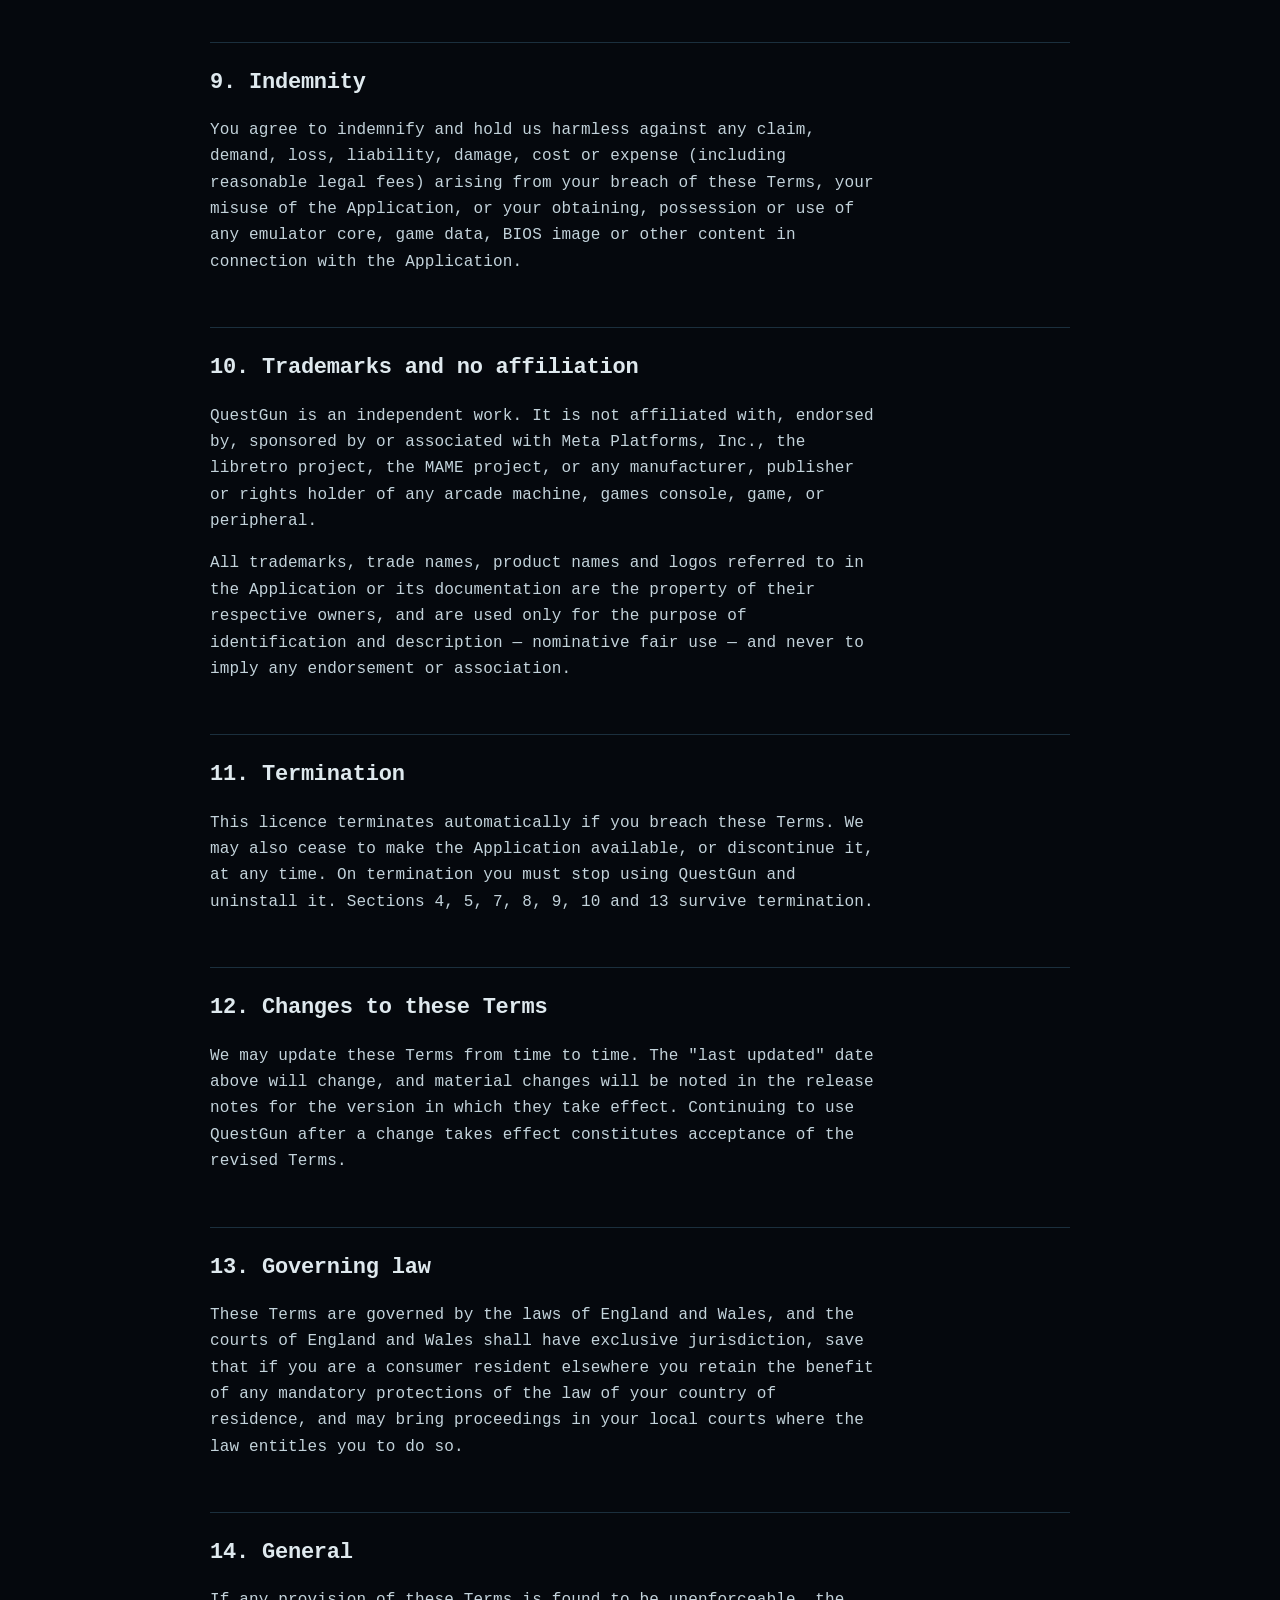
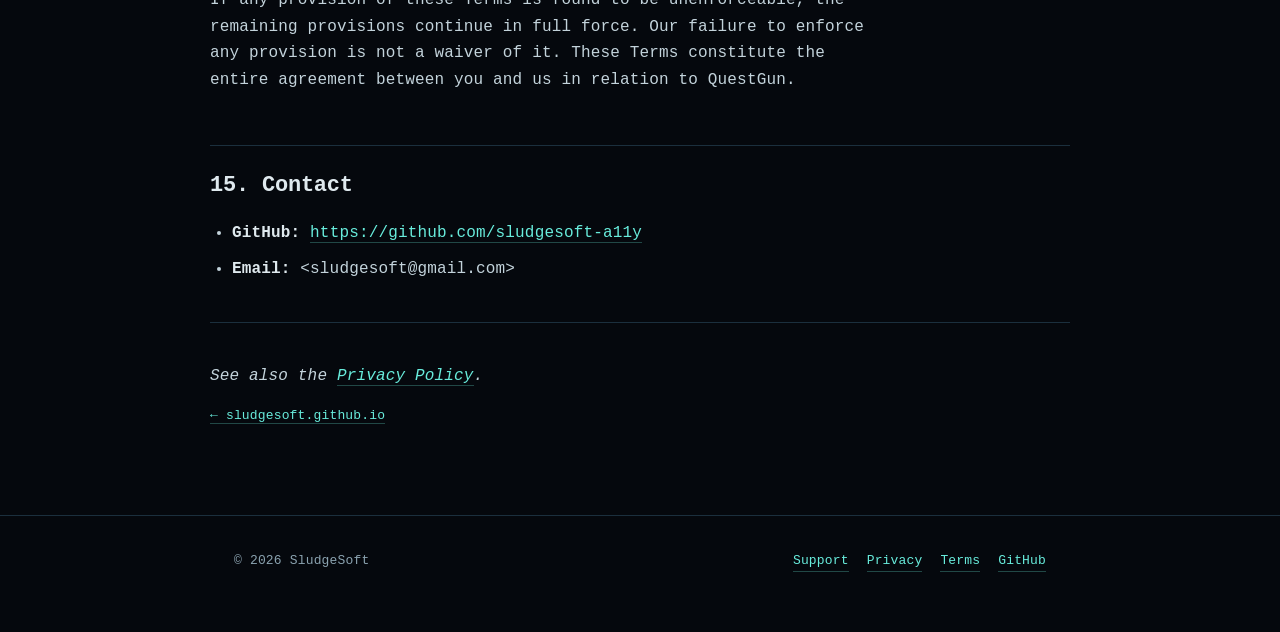
<file: terms.html>
<!DOCTYPE html>
<html lang="en">
<head>
<meta charset="utf-8">
<meta name="viewport" content="width=device-width, initial-scale=1">
<title>Terms and Conditions — QuestGun</title>
<meta name="description" content="Terms of use for QuestGun, a virtual lightgun arcade cabinet for Meta Quest. Licence, user-supplied content, health and safety, and liability.">
<meta property="og:title" content="Terms and Conditions — QuestGun">
<meta property="og:description" content="Terms of use for QuestGun, a virtual lightgun arcade cabinet for Meta Quest. Licence, user-supplied content, health and safety, and liability.">
<meta property="og:type" content="article">
<link rel="icon" href="data:image/svg+xml,%3Csvg xmlns='http://www.w3.org/2000/svg' viewBox='0 0 108 108'%3E%3Crect width='108' height='108' fill='%2305080d'/%3E%3Cg fill='none' stroke='%232ec4ba' stroke-width='6'%3E%3Cpath d='M54 33a21 21 0 0 1 14.85 6.15'/%3E%3Cpath d='M75 54a21 21 0 0 1-6.15 14.85'/%3E%3Cpath d='M54 75a21 21 0 0 1-14.85-6.15'/%3E%3Cpath d='M33 54a21 21 0 0 1 6.15-14.85'/%3E%3C/g%3E%3Ccircle cx='54' cy='54' r='4.5' fill='%23ff3626'/%3E%3C/svg%3E">
<link rel="stylesheet" href="style.css">
</head>
<body>

<a class="skip" href="#main">Skip to content</a>

<header>
  <div class="wrap bar">
    <svg class="mark" viewBox="0 0 108 108" aria-hidden="true">
      <g fill="none" stroke="#2ec4ba" stroke-width="6">
        <path d="M54 33a21 21 0 0 1 14.85 6.15"/>
        <path d="M75 54a21 21 0 0 1-6.15 14.85"/>
        <path d="M54 75a21 21 0 0 1-14.85-6.15"/>
        <path d="M33 54a21 21 0 0 1 6.15-14.85"/>
      </g>
      <g stroke="#1a6868" stroke-width="3">
        <path d="M54 27.5v9M54 71.5v9M27.5 54h9M71.5 54h9"/>
      </g>
      <circle cx="54" cy="54" r="4.5" fill="#ff3626"/>
      <circle cx="54" cy="54" r="1.8" fill="#ffe2d6"/>
    </svg>
    <div class="wordmark"><a href="index.html">Sludge<span>Soft</span></a></div>
    <nav>
      <a href="questgun.html">QuestGun</a>
      <a href="guide.html">Guide</a>
      <a href="compatibility.html">What runs</a>
      <a href="support.html">Support</a>
    </nav>
  </div>
</header>

<main id="main" class="wrap doc">
<h1 id="terms-and-conditions">Terms and Conditions</h1>
<p class="meta"><strong>Application:</strong> QuestGun (<code>com.questgun.arcade</code>)<br>
<strong>Publisher:</strong> SludgeSoft<br>
<strong>Effective date:</strong> 18 August 2026<br>
<strong>Last updated:</strong> 18 August 2026</p>
<hr>
<blockquote>
<p><strong>Please read section 4 before using this application.</strong> QuestGun contains no games and no game data. It cannot do anything until you supply files yourself, and you are solely responsible for the legality of the files you supply.</p>
</blockquote>
<hr>
<h2 id="1-agreement">1. Agreement</h2>
<p>These Terms and Conditions ("Terms") form an agreement between you and SludgeSoft ("we", "us") governing your use of the QuestGun application ("QuestGun", "the Application").</p>
<p>By installing or using QuestGun you accept these Terms. If you do not accept them, do not install or use the Application, and uninstall it if you already have.</p>
<p>These Terms are in addition to, and do not replace, the terms of the store from which you obtained QuestGun.</p>
<h2 id="2-licence">2. Licence</h2>
<p>We grant you a personal, non-exclusive, non-transferable, revocable licence to install and use QuestGun on virtual reality hardware you own or control, for your own personal, non-commercial use.</p>
<p>You may not:</p>
<ul>
  <li>sell, rent, lease, sublicense or redistribute the Application;</li>
  <li>use the Application for commercial purposes, including in any paid, ticketed, arcade or location-based entertainment venue, without our prior written permission;</li>
  <li>remove or obscure any proprietary notices in the Application;</li>
  <li>represent the Application as your own work.</li>
</ul>
<p>We retain all rights in QuestGun that are not expressly granted to you.</p>
<h2 id="3-what-questgun-is">3. What QuestGun is</h2>
<p>QuestGun is a <strong>frontend</strong>. It provides a virtual environment, a virtual screen and lightgun-style aiming, and it hosts emulator "core" libraries that are loaded at runtime.</p>
<p>QuestGun is <strong>not</strong> an emulator, and it contains no emulator. It contains no games, no game data, no ROM images, no disc images, no BIOS or firmware images, and no copyrighted material belonging to any hardware or software rights holder. The built-in demo range is drawn procedurally by the Application from our own original artwork; it emulates nothing and loads no files.</p>
<h2 id="4-content-is-supplied-by-you-and-is-your-responsibility">4. Content is supplied by you, and is your responsibility</h2>
<p>Apart from a built-in demo range which is our own original work, QuestGun ships with no content. To play anything else you must obtain and install two things yourself: emulator core files, and game data.</p>
<p><strong>You are solely responsible for the emulator cores, game data, BIOS or firmware images and any other files you obtain, install or use with QuestGun, and for ensuring that you have the lawful right to possess and use each of them.</strong></p>
<p>Copyright law relating to game software, BIOS images and firmware varies considerably between countries, and is not always intuitive. Owning original hardware or an original copy of a game does not automatically grant you the right to possess or create a digital copy of it in every jurisdiction.</p>
<p>We do not supply, host, link to, endorse, or assist in obtaining any game data, BIOS image or other copyrighted material, and we will not do so. Any request for such material will be declined.</p>
<p>If you are in any doubt about the legal position where you live, obtain your own legal advice before using the Application. Your use of QuestGun with content you are not entitled to use is a breach of these Terms and is entirely at your own risk.</p>
<h2 id="5-third-party-software">5. Third-party software</h2>
<p>Emulator cores loaded by QuestGun are independent third-party software. They are not written, supplied, controlled, endorsed or warranted by us, and they are governed by their own licences — many of which, including those of the libretro project cores, are open-source licences such as the GNU General Public Licence.</p>
<p>You are responsible for complying with the licence terms of any core you install. We accept no responsibility or liability for the behaviour, quality, legality or safety of third-party cores.</p>
<h2 id="6-health-and-safety">6. Health and safety</h2>
<p>Virtual reality carries risks that conventional screens do not. Before using QuestGun:</p>
<ul>
  <li><strong>Follow your headset manufacturer's health and safety guidance in full.</strong> It takes precedence over anything written here.</li>
  <li><strong>Photosensitive epilepsy.</strong> A small proportion of people may experience seizures when exposed to flashing lights or patterns, including those in video games. If you or anyone in your family has a history of epilepsy or seizures, consult a doctor before use. Stop immediately and seek medical advice if you experience dizziness, altered vision, eye or muscle twitching, disorientation, convulsions, or loss of awareness.</li>
  <li><strong>Discomfort and motion effects.</strong> Stop using the Application if you feel nauseous, dizzy, fatigued, or experience eye strain or headaches. Take regular breaks.</li>
  <li><strong>Your physical surroundings.</strong> QuestGun involves aiming, pointing and physical movement while your view of the real world is obscured. Ensure you have a clear play area, free of people, pets, furniture, low ceilings, glass and trip hazards, and remain within your headset's guardian or boundary system. You are responsible for your own safety and for any injury or damage to property, persons or the headset itself.</li>
  <li><strong>Supervision.</strong> Children using virtual reality should be supervised by an adult, subject to the manufacturer's minimum age requirements.</li>
</ul>
<h2 id="7-no-warranty">7. No warranty</h2>
<p><strong>QuestGun is provided "as is" and "as available", without warranty of any kind</strong>, whether express, implied or statutory, including without limitation any implied warranties of merchantability, satisfactory quality, fitness for a particular purpose, accuracy, or non-infringement.</p>
<p>We do not warrant that QuestGun will be uninterrupted, error-free or free of defects, that it will run any particular emulator core or item of game content, that it will achieve any particular level of performance or frame rate, or that any defect will be corrected.</p>
<p>QuestGun is software in active development. Some content will run poorly or not at all, and features may change or be removed between versions.</p>
<h2 id="8-limitation-of-liability">8. Limitation of liability</h2>
<p>To the fullest extent permitted by law, we shall not be liable for any indirect, incidental, special, consequential, punitive or exemplary damages, or for any loss of profits, revenue, data, goodwill, or anticipated savings, arising out of or in connection with your use of, or inability to use, QuestGun — whether in contract, tort (including negligence), breach of statutory duty or otherwise, and whether or not we were advised of the possibility of such loss.</p>
<p>To the fullest extent permitted by law, our total aggregate liability arising out of or in connection with these Terms or your use of QuestGun shall not exceed the greater of the amount you actually paid for the Application, or £10 GBP.</p>
<p><strong>Nothing in these Terms excludes or limits our liability for death or personal injury caused by our negligence, for fraud or fraudulent misrepresentation, or for any other liability that cannot lawfully be excluded or limited.</strong> If you deal as a consumer, your statutory rights are unaffected.</p>
<h2 id="9-indemnity">9. Indemnity</h2>
<p>You agree to indemnify and hold us harmless against any claim, demand, loss, liability, damage, cost or expense (including reasonable legal fees) arising from your breach of these Terms, your misuse of the Application, or your obtaining, possession or use of any emulator core, game data, BIOS image or other content in connection with the Application.</p>
<h2 id="10-trademarks-and-no-affiliation">10. Trademarks and no affiliation</h2>
<p>QuestGun is an independent work. It is not affiliated with, endorsed by, sponsored by or associated with Meta Platforms, Inc., the libretro project, the MAME project, or any manufacturer, publisher or rights holder of any arcade machine, games console, game, or peripheral.</p>
<p>All trademarks, trade names, product names and logos referred to in the Application or its documentation are the property of their respective owners, and are used only for the purpose of identification and description — nominative fair use — and never to imply any endorsement or association.</p>
<h2 id="11-termination">11. Termination</h2>
<p>This licence terminates automatically if you breach these Terms. We may also cease to make the Application available, or discontinue it, at any time. On termination you must stop using QuestGun and uninstall it. Sections 4, 5, 7, 8, 9, 10 and 13 survive termination.</p>
<h2 id="12-changes-to-these-terms">12. Changes to these Terms</h2>
<p>We may update these Terms from time to time. The "last updated" date above will change, and material changes will be noted in the release notes for the version in which they take effect. Continuing to use QuestGun after a change takes effect constitutes acceptance of the revised Terms.</p>
<h2 id="13-governing-law">13. Governing law</h2>
<p>These Terms are governed by the laws of England and Wales, and the courts of England and Wales shall have exclusive jurisdiction, save that if you are a consumer resident elsewhere you retain the benefit of any mandatory protections of the law of your country of residence, and may bring proceedings in your local courts where the law entitles you to do so.</p>
<h2 id="14-general">14. General</h2>
<p>If any provision of these Terms is found to be unenforceable, the remaining provisions continue in full force. Our failure to enforce any provision is not a waiver of it. These Terms constitute the entire agreement between you and us in relation to QuestGun.</p>
<h2 id="15-contact">15. Contact</h2>
<ul>
  <li><strong>GitHub:</strong> <a href="https://github.com/sludgesoft-a11y">https://github.com/sludgesoft-a11y</a></li>
  <li><strong>Email:</strong> &lt;sludgesoft@gmail.com&gt;</li>
</ul>
<hr>
<p><em>See also the <a href="privacy.html">Privacy Policy</a>.</em></p>
<p class="backlink"><a href="index.html">&larr; sludgesoft.github.io</a></p>
</main>

<footer>
  <div class="wrap footrow">
    <span>&copy; <span id="yr">2026</span> SludgeSoft</span>
    <span class="sep"></span>
    <a href="support.html">Support</a>
    <a href="privacy.html">Privacy</a>
    <a href="terms.html">Terms</a>
    <a href="https://github.com/sludgesoft-a11y">GitHub</a>
  </div>
</footer>

<script>document.getElementById('yr').textContent = new Date().getFullYear();</script>
</body>
</html>
</file>
<file: style.css>
/* SludgeSoft — one stylesheet for the whole site. No external requests. */

:root{
  --deep:#05080d;
  --panel:#0a1119;
  --line:#1b2f3d;
  --teal:#2ec4ba;
  --teal-bright:#68ecdc;
  --teal-dim:#1a6868;
  --laser:#ff3626;
  --ink:#dfe9ee;
  --ink-mid:#c3d3db;
  --ink-dim:#8ba3b0;
  --mono:ui-monospace,"SF Mono",SFMono-Regular,Menlo,Consolas,"Liberation Mono",monospace;
}
*{box-sizing:border-box}
html{-webkit-text-size-adjust:100%;scroll-behavior:smooth}
body{
  margin:0;
  background:var(--deep);
  color:var(--ink);
  font:16px/1.65 var(--mono);
  letter-spacing:.01em;
  background-image:
    radial-gradient(900px 500px at 78% -12%, rgba(46,196,186,.14), transparent 62%),
    radial-gradient(700px 420px at 8% 105%, rgba(255,54,38,.07), transparent 60%);
  background-attachment:fixed;
}
a{color:var(--teal-bright);text-decoration:none;border-bottom:1px solid rgba(104,236,220,.28)}
a:hover{border-bottom-color:var(--teal-bright)}
a:focus-visible,.btn:focus-visible{outline:2px solid var(--teal);outline-offset:3px}
.wrap{max-width:860px;margin:0 auto;padding:0 24px}
.skip{position:absolute;left:-9999px}
.skip:focus{left:24px;top:12px;z-index:5;background:var(--teal);color:var(--deep);padding:8px 14px;border:0}

/* faint scanline texture, in keeping with the arcade subject */
body::before{
  content:"";position:fixed;inset:0;pointer-events:none;z-index:2;
  background:repeating-linear-gradient(180deg,rgba(255,255,255,.018) 0 1px,transparent 1px 3px);
}

header{padding:28px 0 0}
.bar{display:flex;align-items:center;gap:14px}
.mark{width:38px;height:38px;flex:0 0 auto}
.wordmark{font-size:19px;font-weight:700;letter-spacing:.16em;text-transform:uppercase}
.wordmark a{color:inherit;border:0}
.wordmark span{color:var(--teal)}
.bar nav{margin-left:auto;display:flex;flex-wrap:wrap;gap:20px;font-size:13px;letter-spacing:.08em;text-transform:uppercase}
.bar nav a{color:var(--ink-dim);border:0}
.bar nav a:hover,.bar nav a[aria-current]{color:var(--teal-bright)}

.hero{padding:78px 0 64px}
.kicker{
  font-size:12px;letter-spacing:.28em;text-transform:uppercase;color:var(--teal);
  display:flex;align-items:center;gap:12px;margin-bottom:26px;
}
.kicker::after{content:"";height:1px;flex:1;background:linear-gradient(90deg,var(--teal-dim),transparent)}
h1{font-size:clamp(38px,8vw,68px);line-height:1.02;margin:0 0 22px;letter-spacing:-.02em;font-weight:700}
h1 em{font-style:normal;color:var(--teal)}
.lede{font-size:clamp(16px,2.4vw,19px);color:var(--ink-dim);max-width:60ch;margin:0}
.lede strong{color:var(--ink);font-weight:600}

section{padding:52px 0;border-top:1px solid var(--line)}
h2{font-size:12px;letter-spacing:.28em;text-transform:uppercase;color:var(--teal);margin:0 0 28px;font-weight:600}

.card{
  background:linear-gradient(180deg,rgba(16,34,48,.55),rgba(10,17,25,.55));
  border:1px solid var(--line);border-radius:4px;padding:32px;position:relative;overflow:hidden;
}
.card::before{content:"";position:absolute;top:0;bottom:0;left:0;width:2px;background:linear-gradient(180deg,var(--teal),transparent)}
.card h3{margin:0 0 6px;font-size:26px;letter-spacing:-.01em}
.card .sub{color:var(--ink-dim);font-size:14px;margin:0 0 22px;letter-spacing:.04em}
.card p{margin:0 0 16px;color:var(--ink-mid)}

.tags{display:flex;flex-wrap:wrap;gap:8px;margin:22px 0 24px;padding:0;list-style:none}
.tags li{
  font-size:11px;letter-spacing:.12em;text-transform:uppercase;color:var(--ink-dim);
  border:1px solid var(--line);border-radius:2px;padding:4px 9px;
}

.status{display:flex;align-items:center;gap:9px;font-size:13px;color:var(--ink-dim);margin:0 0 22px}
.dot{width:7px;height:7px;border-radius:50%;background:var(--laser);box-shadow:0 0 0 3px rgba(255,54,38,.16)}

.links{display:flex;flex-wrap:wrap;gap:10px}
.btn{
  display:inline-block;font-size:12px;letter-spacing:.14em;text-transform:uppercase;
  padding:10px 18px;border:1px solid var(--teal-dim);border-radius:2px;
  color:var(--teal-bright);background:transparent;transition:background .15s,border-color .15s;
}
.btn:hover{background:rgba(46,196,186,.1);border-color:var(--teal)}
.btn.primary{background:var(--teal);color:var(--deep);border-color:var(--teal);font-weight:700}
.btn.primary:hover{background:var(--teal-bright);border-color:var(--teal-bright)}

.facts{display:grid;grid-template-columns:repeat(auto-fit,minmax(210px,1fr));gap:1px;background:var(--line);border:1px solid var(--line);border-radius:4px;overflow:hidden}
.fact{background:var(--panel);padding:22px}
.fact dt{font-size:11px;letter-spacing:.18em;text-transform:uppercase;color:var(--ink-dim);margin:0 0 8px}
.fact dd{margin:0;font-size:15px;color:var(--ink)}

.prose p{color:var(--ink-mid);max-width:64ch}
.prose p:first-of-type{margin-top:0}

footer{border-top:1px solid var(--line);padding:34px 0 60px;color:var(--ink-dim);font-size:13px}
.footrow{display:flex;flex-wrap:wrap;gap:18px;align-items:center}
.footrow .sep{margin-left:auto}

/* ---- document pages (guide, compatibility, privacy, terms, support) ---- */
.doc{padding:56px 0 72px}
.doc .eyebrow{font-size:12px;letter-spacing:.28em;text-transform:uppercase;color:var(--teal);margin:0 0 18px}
.doc h1{font-size:clamp(30px,5.5vw,46px);margin:0 0 14px}
.doc .meta{color:var(--ink-dim);font-size:13px;margin:0 0 40px;line-height:1.9}
.doc h2{
  font-size:22px;letter-spacing:-.01em;text-transform:none;color:var(--ink);
  font-weight:700;margin:52px 0 16px;padding-top:22px;border-top:1px solid var(--line);
}
.doc h3{font-size:17px;color:var(--teal);margin:34px 0 12px;font-weight:600;letter-spacing:.01em}
.doc h4{font-size:15px;color:var(--ink);margin:26px 0 10px;font-weight:600}
.doc p,.doc li{color:var(--ink-mid)}
.doc p{margin:0 0 16px;max-width:70ch}
.doc ul,.doc ol{margin:0 0 18px;padding-left:22px;max-width:70ch}
.doc li{margin:0 0 9px}
.doc strong{color:var(--ink);font-weight:700}
.doc hr{border:0;border-top:1px solid var(--line);margin:40px 0}
.doc code{
  font-family:var(--mono);font-size:.9em;background:rgba(46,196,186,.09);
  border:1px solid rgba(46,196,186,.16);border-radius:2px;padding:1px 5px;color:var(--teal-bright);
}
.doc pre{
  background:var(--panel);border:1px solid var(--line);border-left:2px solid var(--teal-dim);
  border-radius:3px;padding:16px 18px;overflow-x:auto;font-size:13px;line-height:1.6;margin:0 0 20px;
}
.doc pre code{background:none;border:0;padding:0;color:var(--ink-mid);font-size:inherit}
.doc blockquote{
  margin:0 0 22px;padding:18px 22px;background:rgba(255,54,38,.05);
  border:1px solid rgba(255,54,38,.22);border-left:2px solid var(--laser);border-radius:3px;
}
.doc blockquote p:last-child{margin-bottom:0}
.tablewrap{overflow-x:auto;margin:0 0 22px;border:1px solid var(--line);border-radius:3px}
.doc table{border-collapse:collapse;width:100%;font-size:14px;min-width:420px}
.doc th,.doc td{text-align:left;padding:10px 14px;border-bottom:1px solid var(--line);vertical-align:top}
.doc th{
  background:rgba(46,196,186,.07);color:var(--teal);font-size:11px;
  letter-spacing:.14em;text-transform:uppercase;font-weight:600;white-space:nowrap;
}
.doc tr:last-child td{border-bottom:0}
.doc td{color:var(--ink-mid)}
.doc .toc{
  background:var(--panel);border:1px solid var(--line);border-radius:3px;
  padding:22px 24px 22px 42px;margin:0 0 44px;
}
.doc .toc li{margin:0 0 7px}
.doc .toc li:last-child{margin:0}
.backlink{margin:52px 0 0;font-size:13px}

@media (max-width:620px){
  .hero{padding:56px 0 44px}
  .card{padding:24px}
  .bar nav{display:none}
  .footrow .sep{margin-left:0;width:100%}
  .doc h2{margin-top:40px}
}
@media (prefers-reduced-motion:no-preference){
  .dot{animation:pulse 2.6s ease-in-out infinite}
  @keyframes pulse{0%,100%{opacity:1}50%{opacity:.42}}
}
@media (prefers-reduced-motion:reduce){html{scroll-behavior:auto}}
</file>
